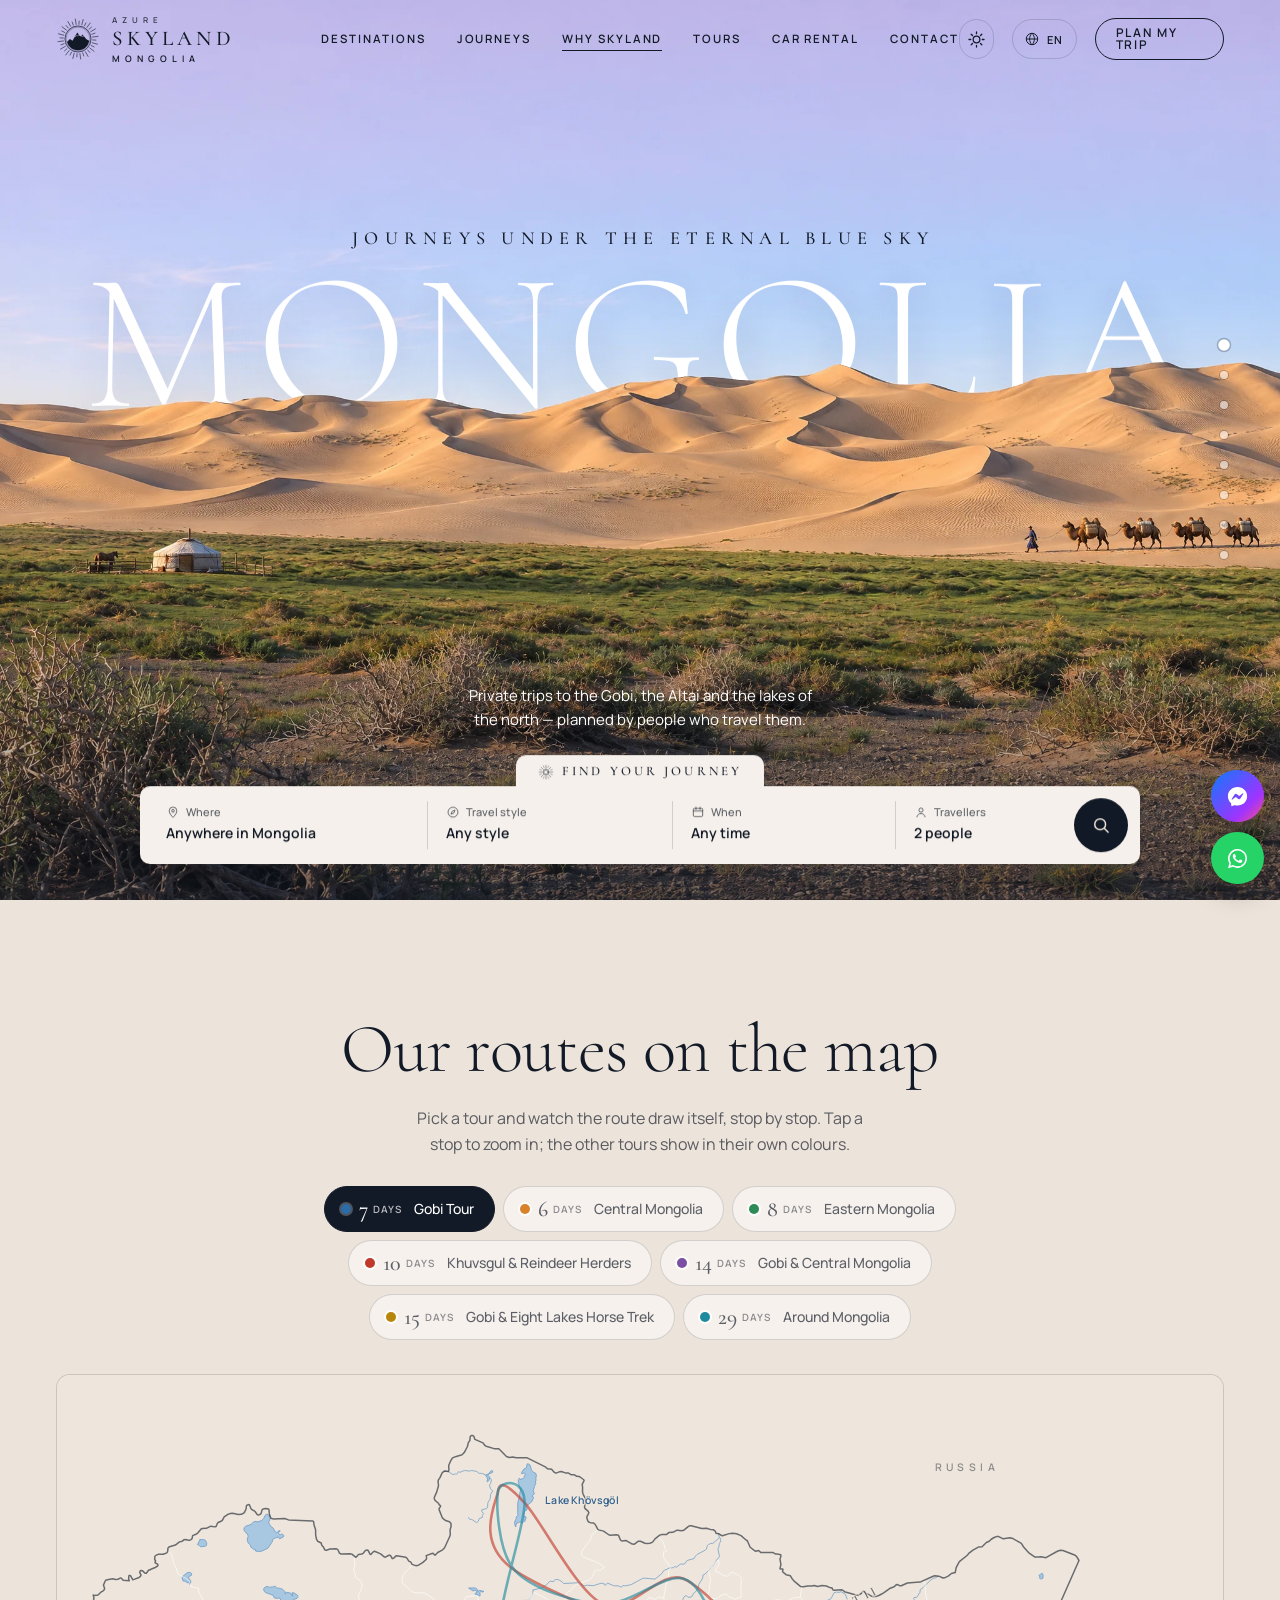
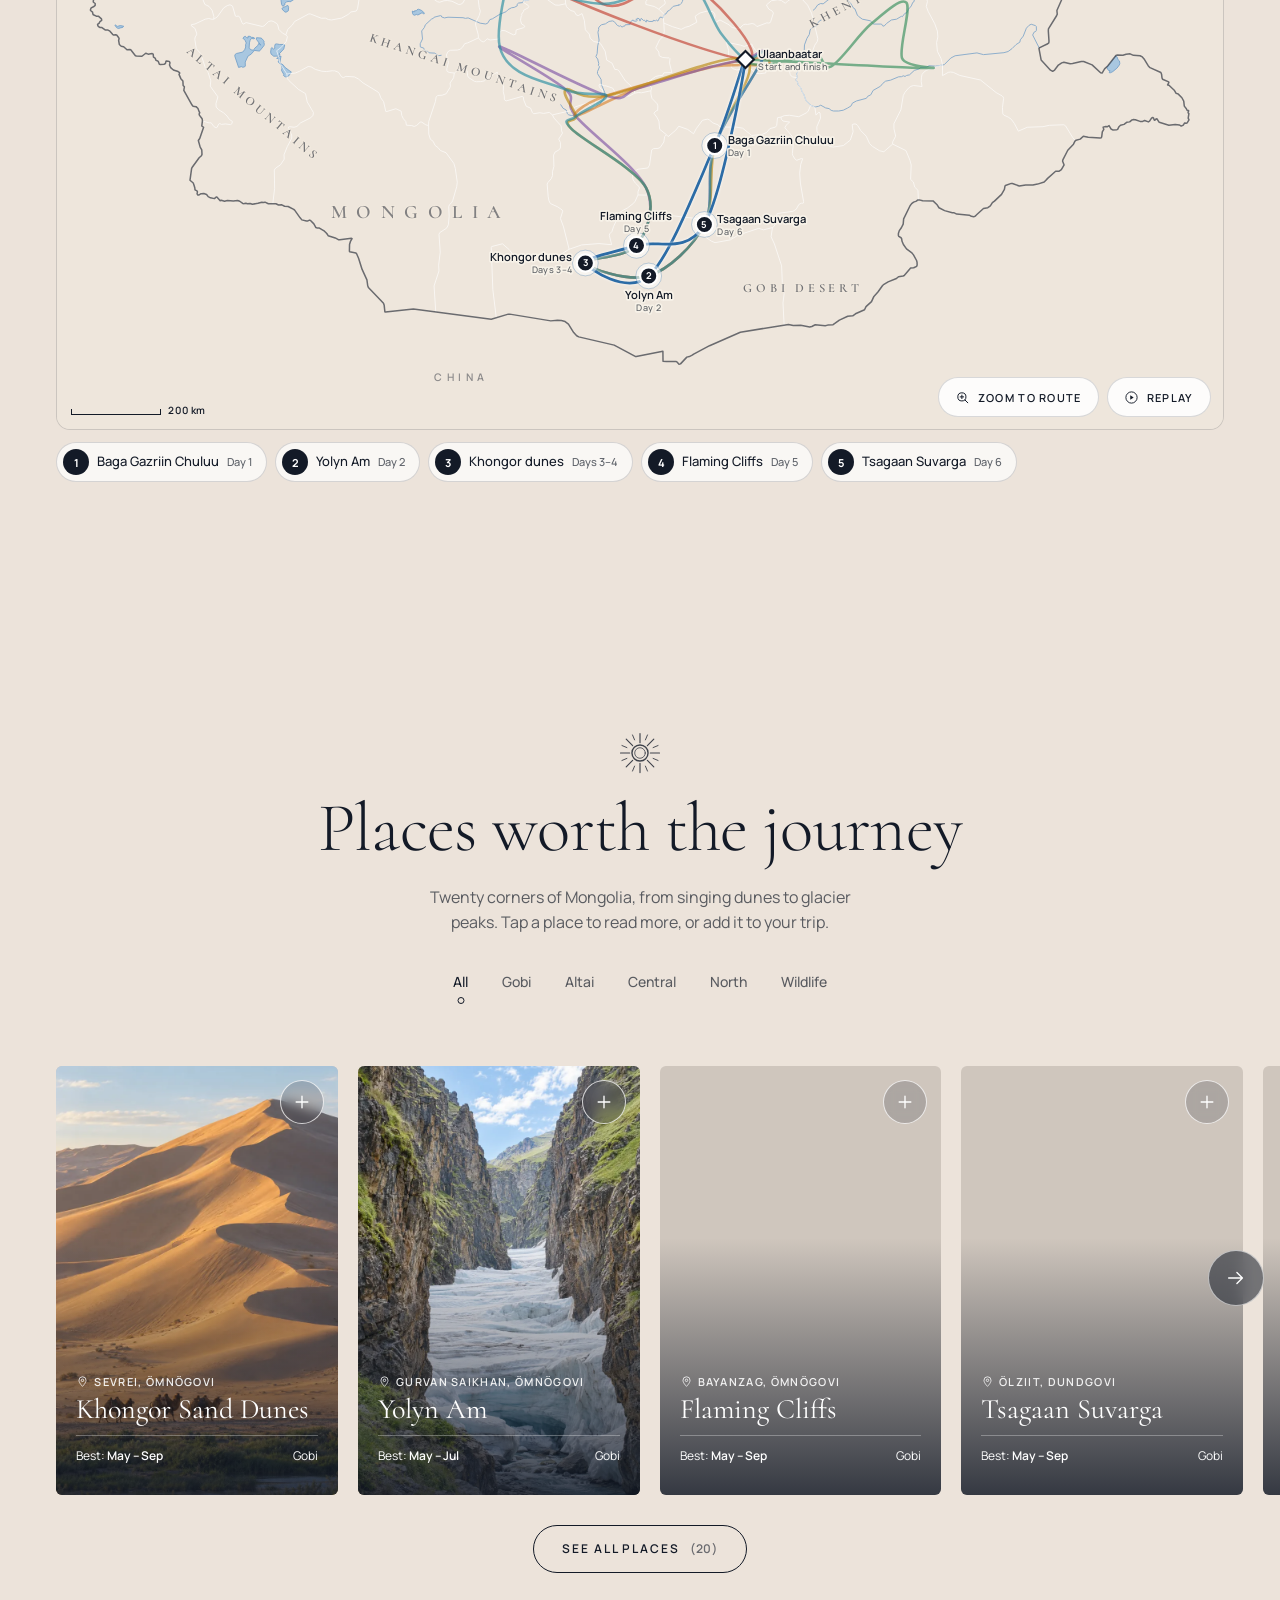
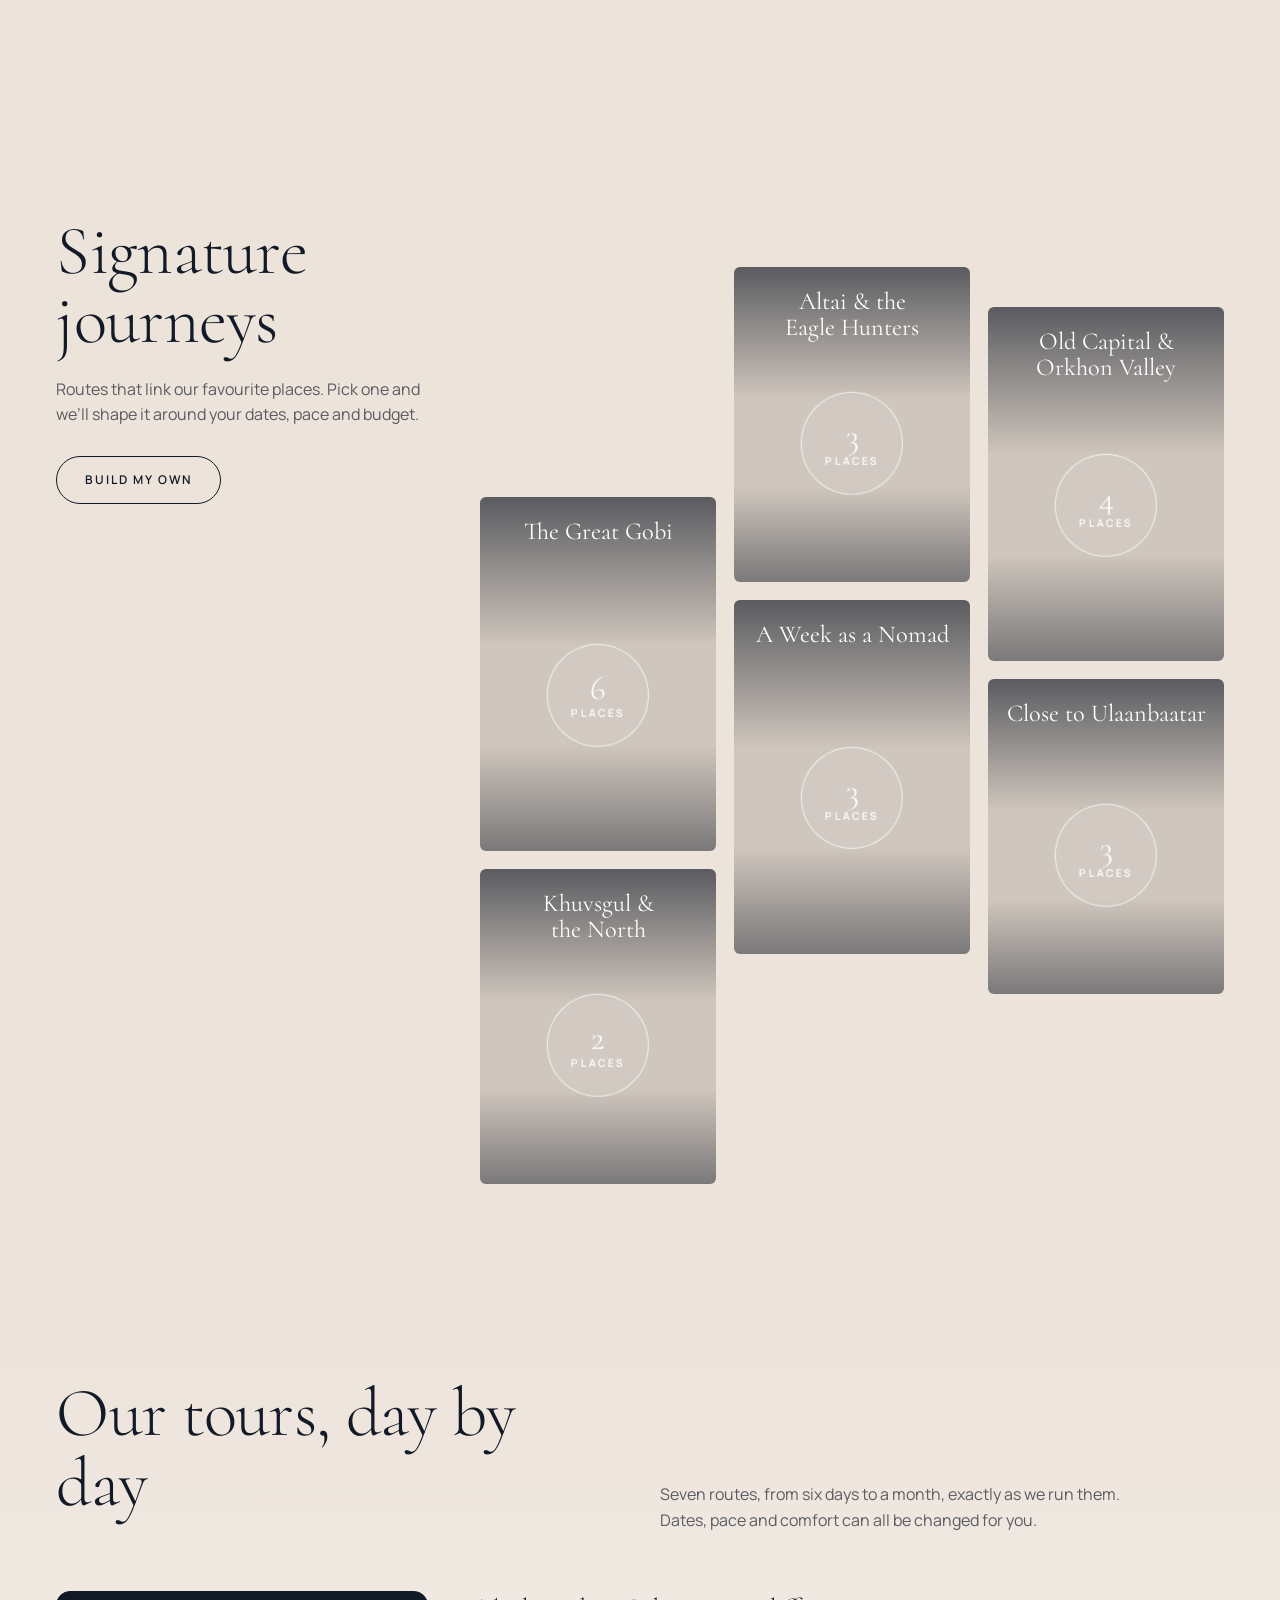
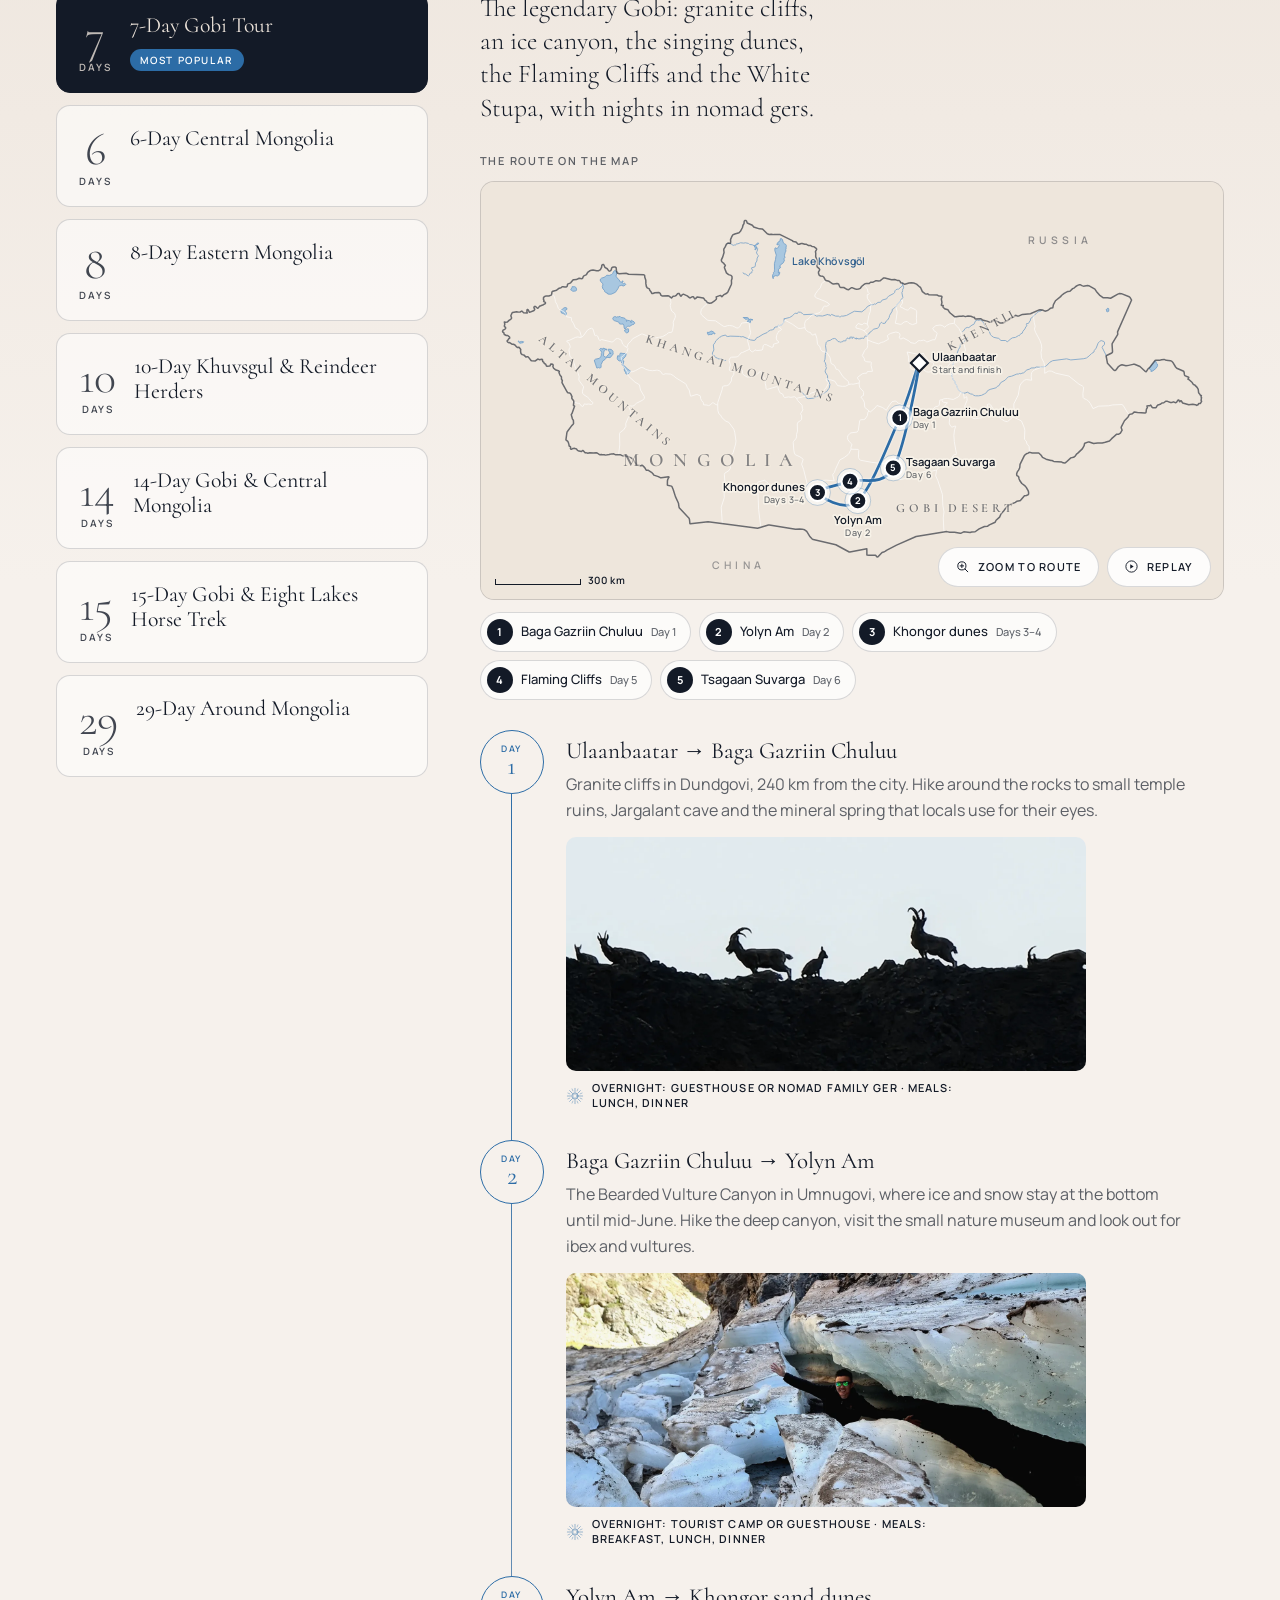
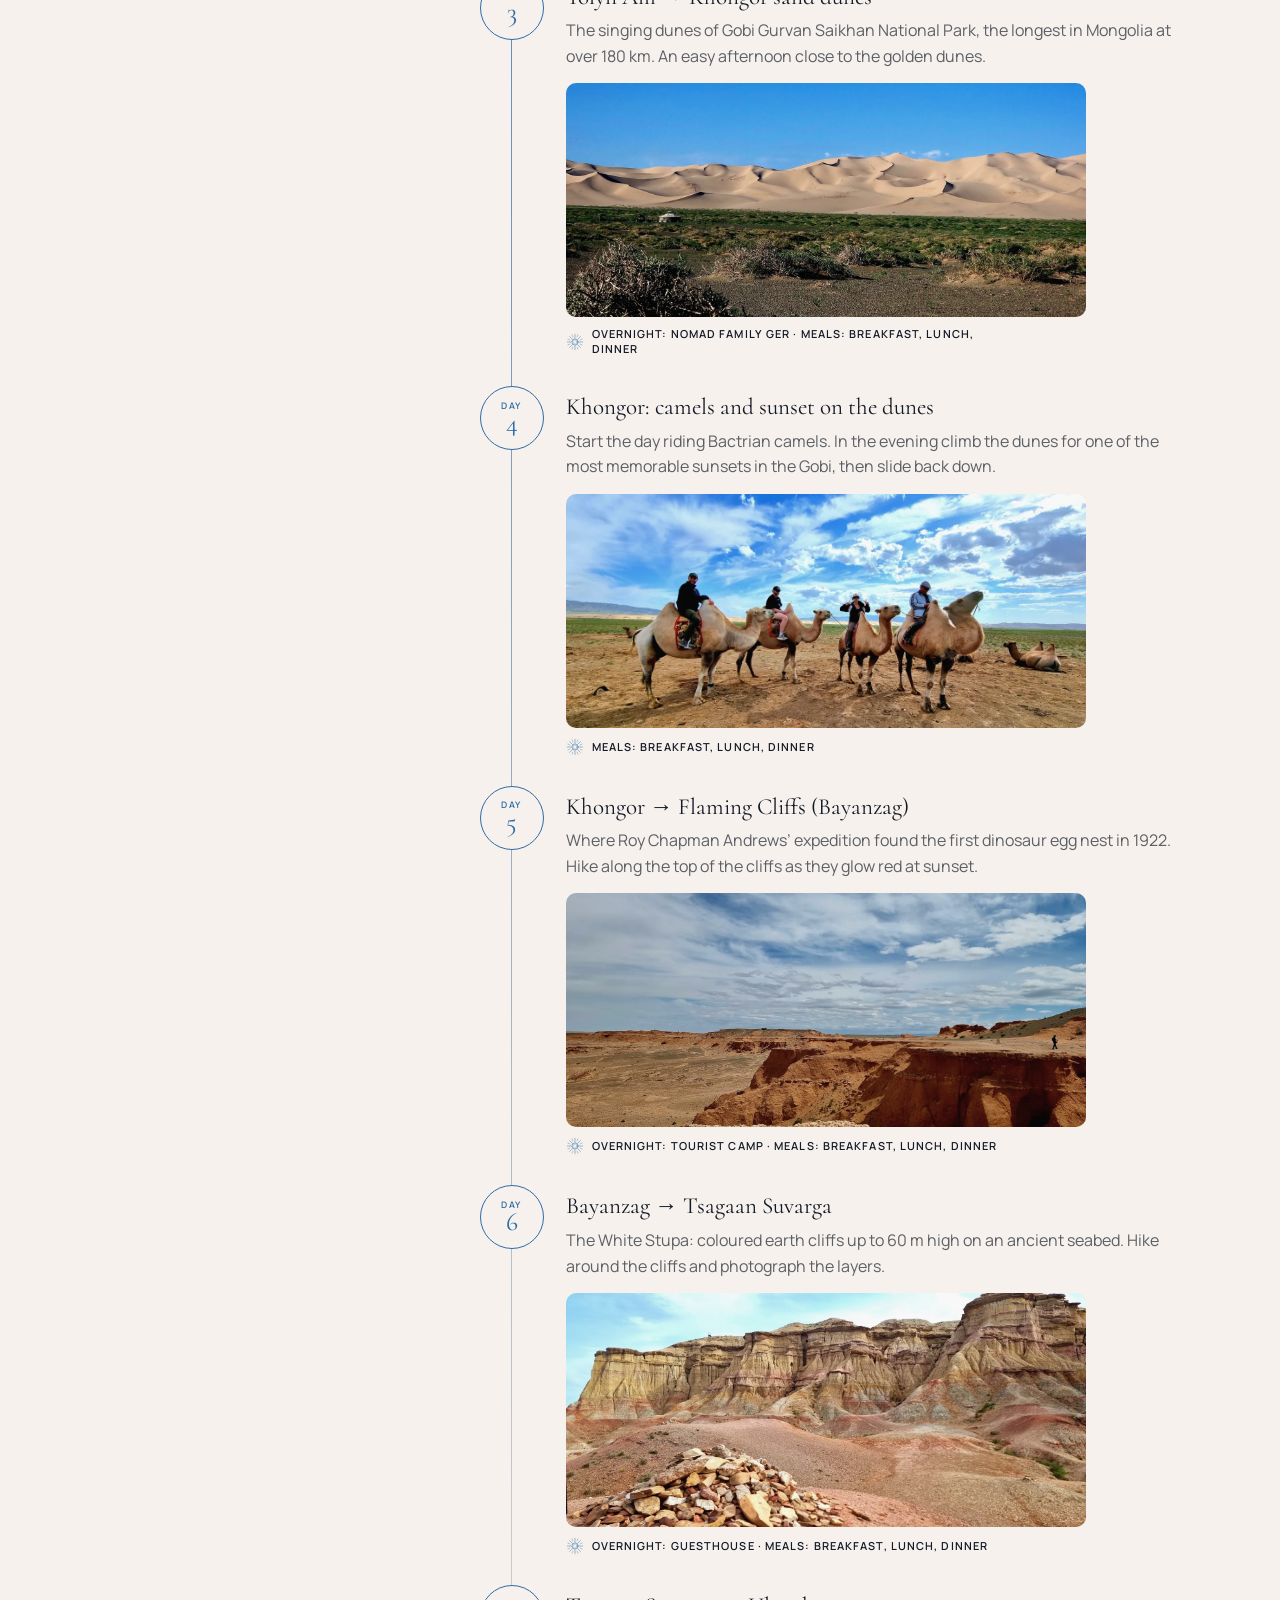
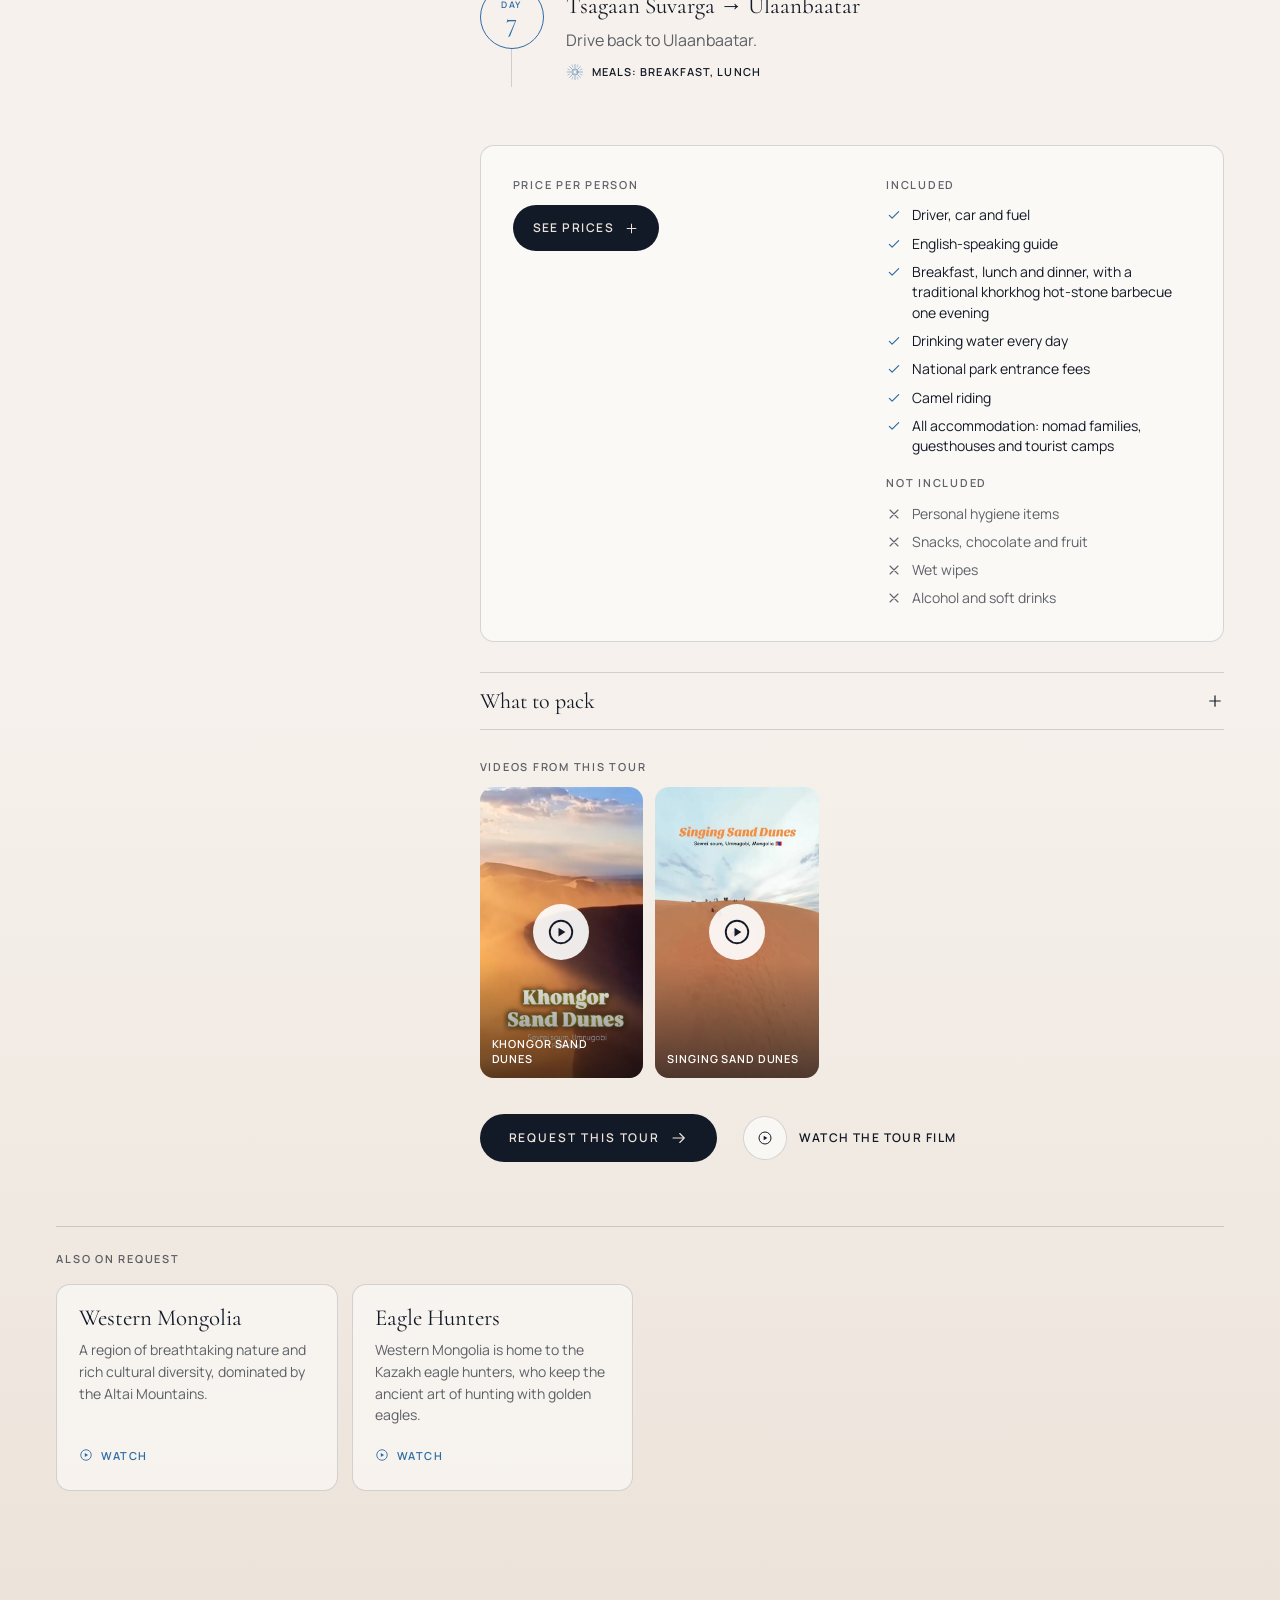
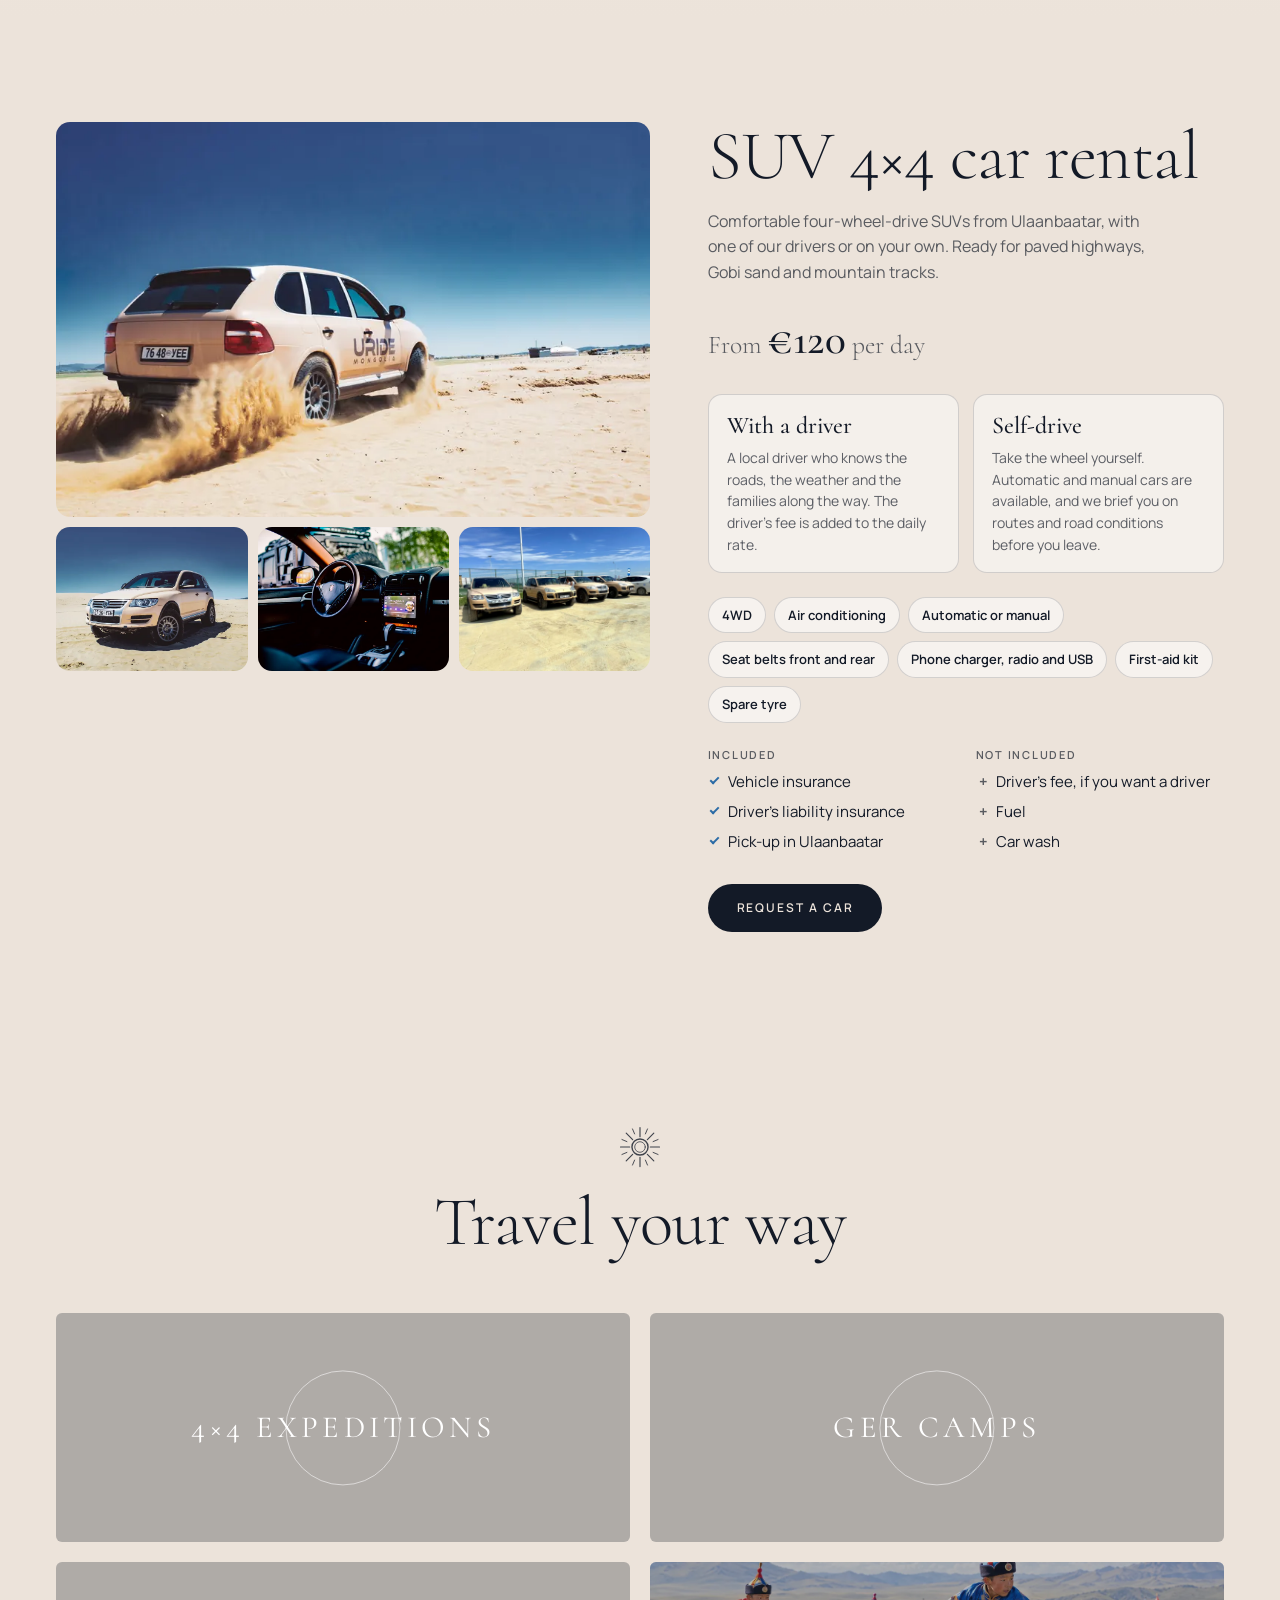
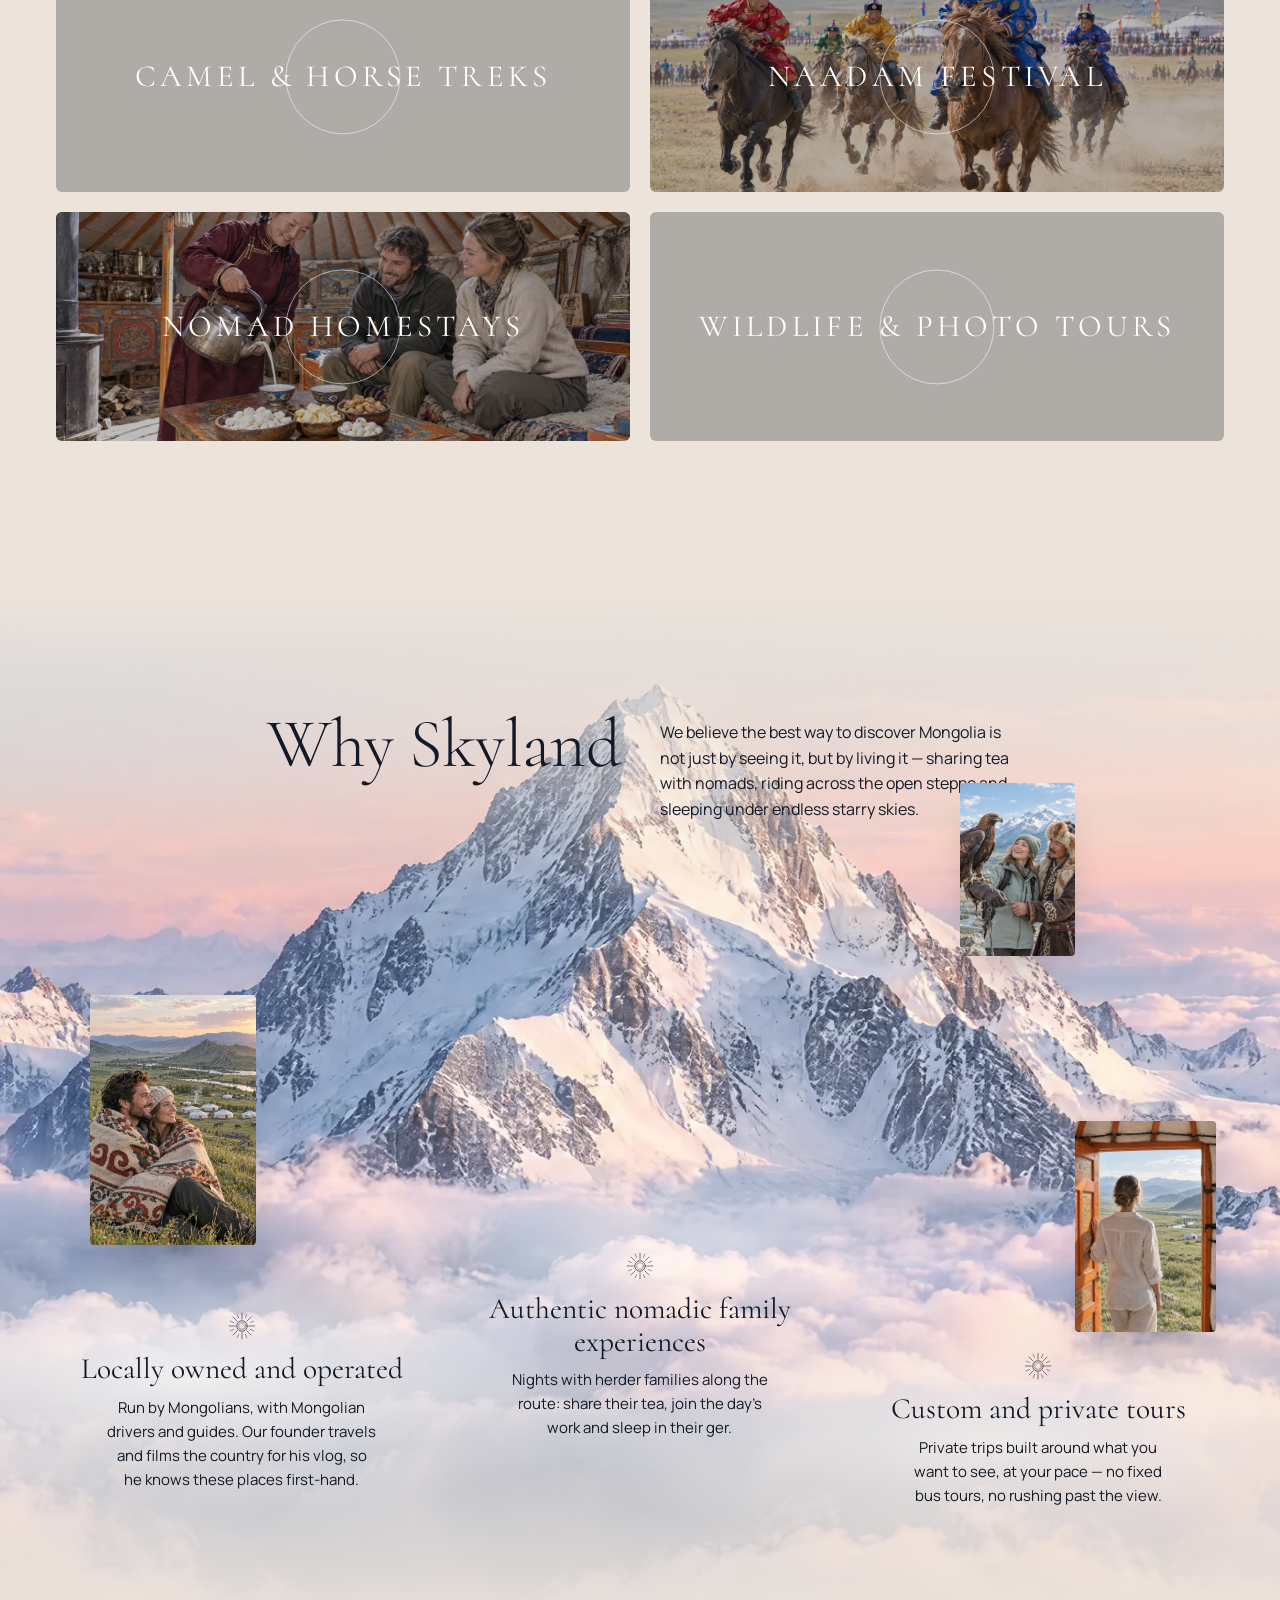
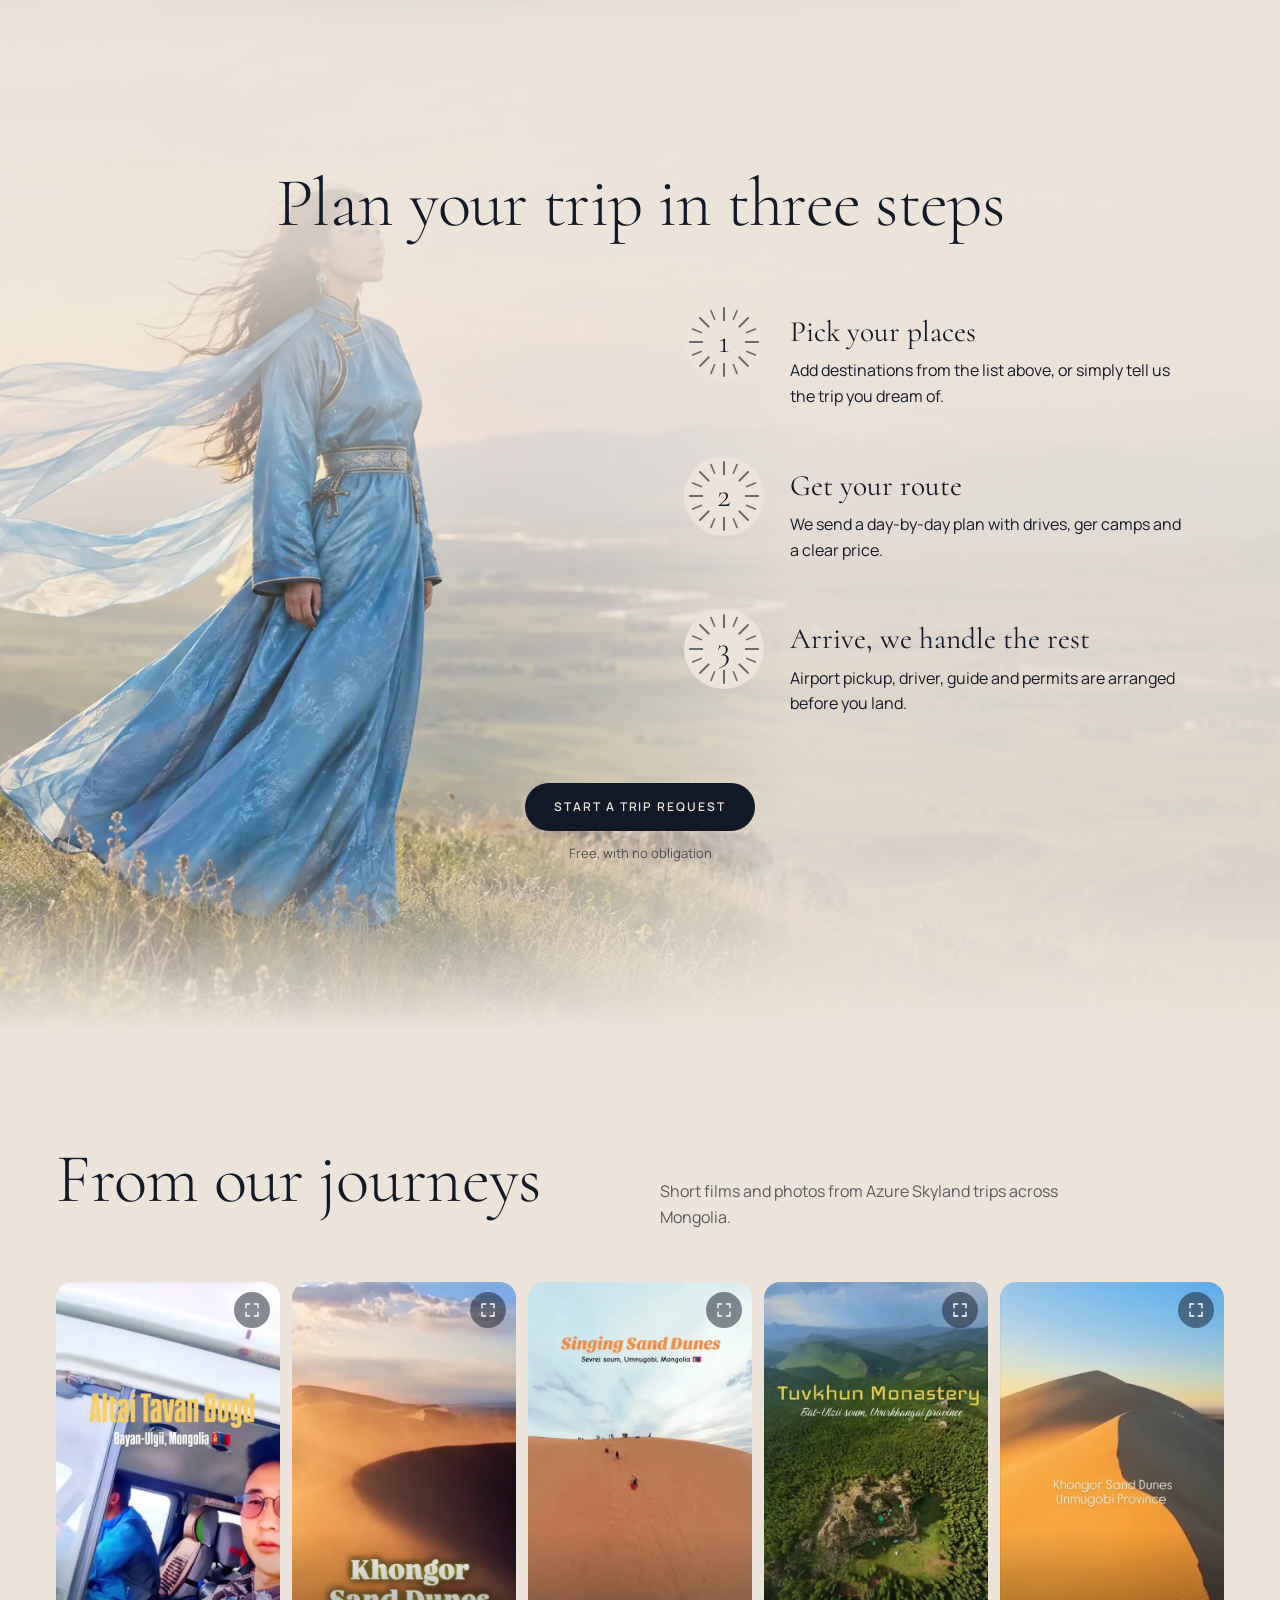
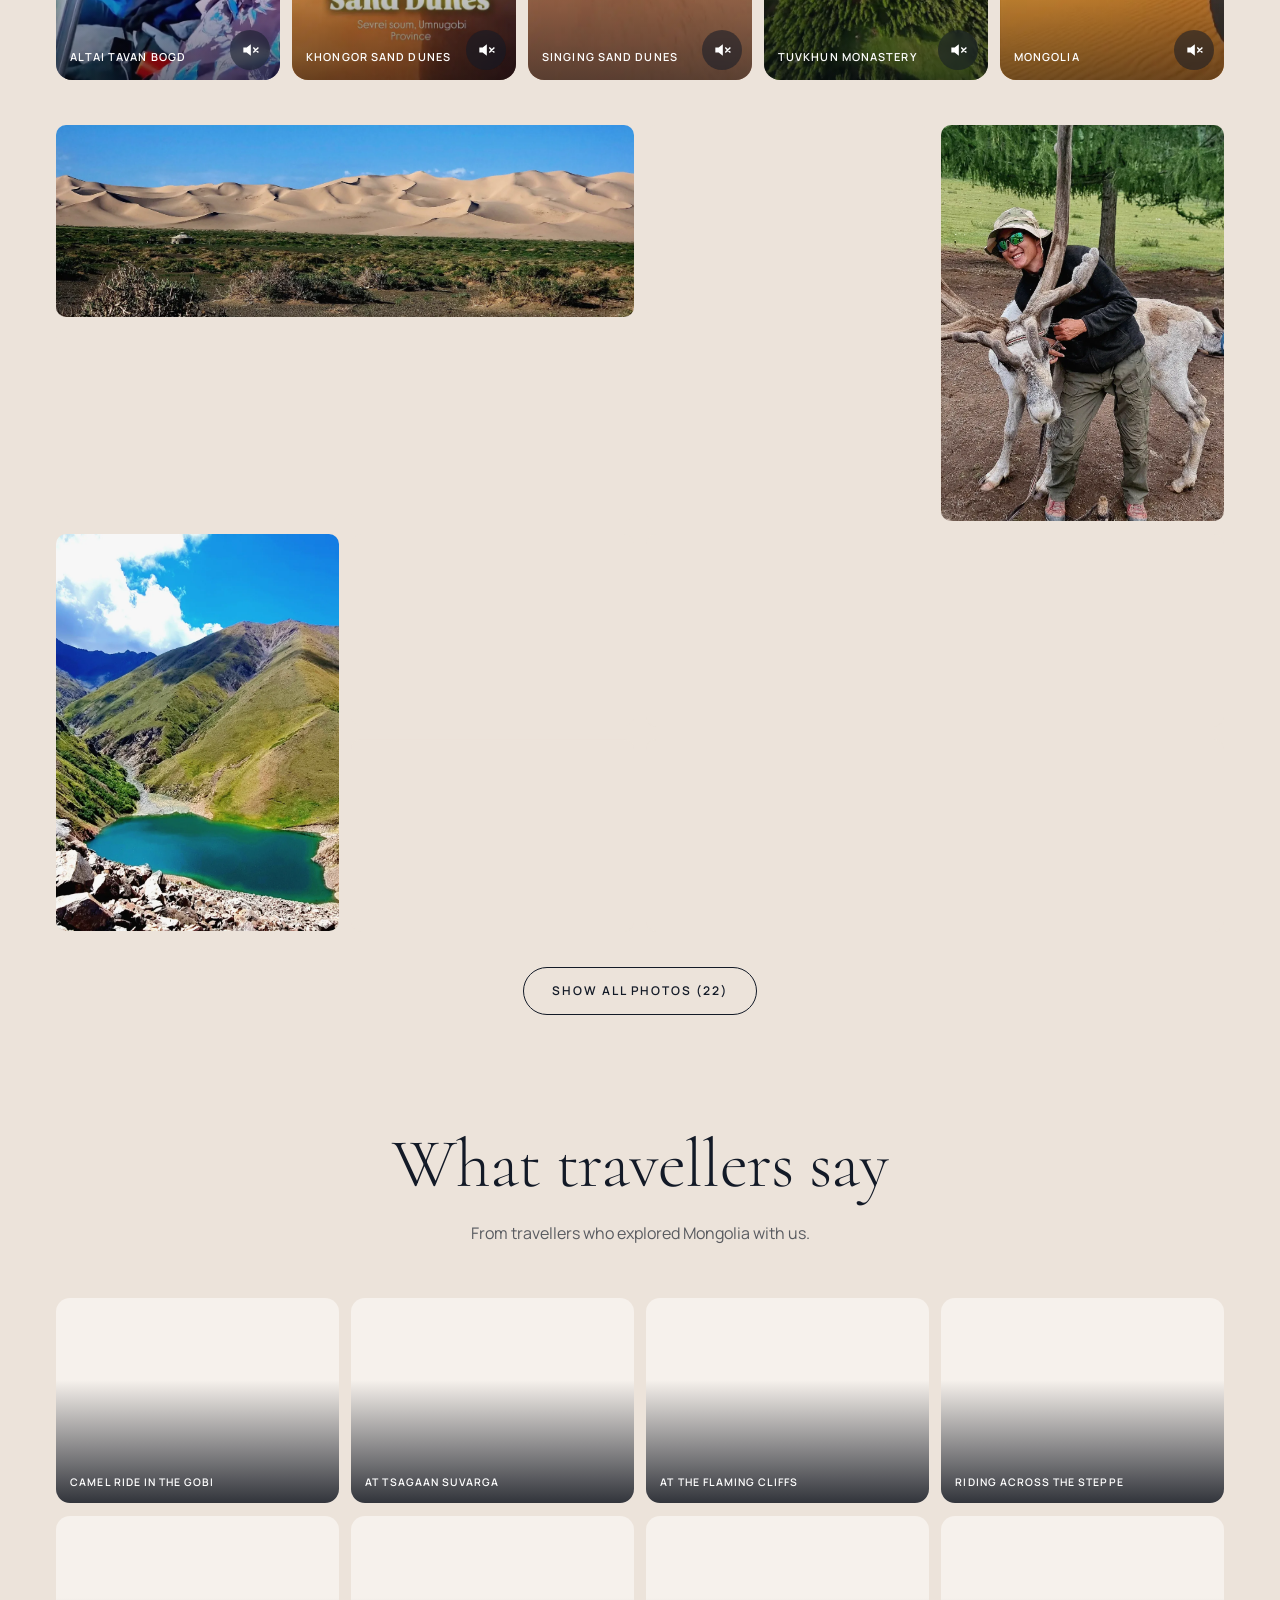
<file: index.html>
<!doctype html>
<html lang="en">
<head>
<meta charset="utf-8">
<meta name="viewport" content="width=device-width, initial-scale=1, viewport-fit=cover">
<title>Azure Skyland Mongolia</title>
<meta name="description" content="Private journeys across Mongolia — the Gobi, the Altai, Lake Khuvsgul and the open steppe, planned by travellers who know them.">
<meta property="og:title" content="Azure Skyland Mongolia — journeys under the eternal blue sky">
<meta property="og:description" content="Private trips to the Gobi, the Altai and the lakes of the north.">
<meta property="og:type" content="website">
<meta property="og:site_name" content="Azure Skyland Mongolia">
<meta property="og:url" content="https://skylandmongolia.com/">
<meta property="og:image" content="https://skylandmongolia.com/img/og.jpg">
<meta property="og:image:width" content="1200">
<meta property="og:image:height" content="630">
<meta name="twitter:card" content="summary_large_image">
<link rel="canonical" href="https://skylandmongolia.com/">
<link rel="alternate" hreflang="en" href="https://skylandmongolia.com/?lang=en">
<link rel="alternate" hreflang="mn" href="https://skylandmongolia.com/?lang=mn">
<link rel="alternate" hreflang="ru" href="https://skylandmongolia.com/?lang=ru">
<link rel="alternate" hreflang="zh-Hans" href="https://skylandmongolia.com/?lang=zh">
<link rel="alternate" hreflang="ko" href="https://skylandmongolia.com/?lang=ko">
<link rel="alternate" hreflang="ja" href="https://skylandmongolia.com/?lang=ja">
<link rel="alternate" hreflang="de" href="https://skylandmongolia.com/?lang=de">
<link rel="alternate" hreflang="es" href="https://skylandmongolia.com/?lang=es">
<link rel="alternate" hreflang="x-default" href="https://skylandmongolia.com/">
<script type="application/ld+json">{"@context": "https://schema.org", "@type": "TravelAgency", "name": "Azure Skyland Mongolia", "url": "https://skylandmongolia.com/", "logo": "https://skylandmongolia.com/assets/mark.svg", "image": "https://skylandmongolia.com/img/og.jpg", "description": "Private tours across Mongolia: the Gobi, Central Mongolia, Lake Khuvsgul and the reindeer herders, Eastern Mongolia and the Altai, plus SUV 4×4 car rental from Ulaanbaatar.", "email": "skylandmongolia@gmail.com", "address": {"@type": "PostalAddress", "addressLocality": "Ulaanbaatar", "addressCountry": "MN"}, "areaServed": {"@type": "Country", "name": "Mongolia"}, "availableLanguage": ["English", "Mongolian", "Russian", "Chinese", "Korean", "Japanese", "German", "Spanish"], "priceRange": "$$", "sameAs": ["https://www.instagram.com/skyland.mongolia", "https://www.facebook.com/mongoliantraveltuvshin", "https://www.youtube.com/@enhtuvshin7355"]}</script>
<meta name="theme-color" content="#ECE3DA" id="themeColor">
<script>/* theme before first paint: saved choice, else the device setting */(function(){var t=null;try{t=localStorage.getItem("sky-theme")}catch(e){}if(t!=="light"&&t!=="dark")t=(window.matchMedia&&matchMedia("(prefers-color-scheme: dark)").matches)?"dark":"light";document.documentElement.setAttribute("data-theme",t);var m=document.getElementById("themeColor");if(m)m.content=t==="dark"?"#0F141D":"#ECE3DA"})();</script>
<link rel="icon" href="assets/favicon.svg" type="image/svg+xml">
<link rel="preload" as="image" href="img/hero.webp" imagesrcset="img/hero-1600.webp 1600w, img/hero.webp 2560w" imagesizes="(max-aspect-ratio: 16/9) 180vh, 100vw">
<style>html{background:#ECE3DA}html.js:not(.loaded) body{overflow:hidden}</style>
<link rel="stylesheet" href="fonts.css?v=20261114f">
<link rel="stylesheet" href="styles.css?v=20261114f">
<script>document.documentElement.classList.add('js');setTimeout(function(){document.documentElement.classList.add('loaded')},12000);try{if(matchMedia('(prefers-reduced-motion: reduce)').matches)document.documentElement.classList.add('rm')}catch(e){}</script>
</head>
<body>
<svg width="0" height="0" style="position:absolute" aria-hidden="true">
  <defs>
    <symbol id="i-toono" viewBox="0 0 40 40"><g fill="none" stroke="currentColor" stroke-linecap="round"><circle cx="20" cy="20" r="7" stroke-width="1.2"/><circle cx="20" cy="20" r="4.6" stroke-width=".7"/><g stroke-width="1"><path d="M20 3v8M20 29v8M3 20h8M29 20h8M8 8l5.6 5.6M26.4 26.4L32 32M32 8l-5.6 5.6M13.6 26.4L8 32"/><path d="M13.5 4.3l1.8 4.3M26.5 4.3l-1.8 4.3M35.7 13.5l-4.3 1.8M35.7 26.5l-4.3-1.8M26.5 35.7l-1.8-4.3M13.5 35.7l1.8-4.3M4.3 26.5l4.3-1.8M4.3 13.5l4.3 1.8" stroke-width=".8"/></g></g></symbol>
    <symbol id="i-pin" viewBox="0 0 24 24"><path fill="none" stroke="currentColor" stroke-width="1.6" d="M12 21s-6.5-6.2-6.5-11.2a6.5 6.5 0 0 1 13 0C18.5 14.8 12 21 12 21z"/><circle cx="12" cy="9.8" r="2.3" fill="none" stroke="currentColor" stroke-width="1.6"/></symbol>
    <symbol id="i-plus" viewBox="0 0 24 24"><path d="M12 5v14M5 12h14" stroke="currentColor" stroke-width="1.6" stroke-linecap="round" fill="none"/></symbol>
    <symbol id="i-check" viewBox="0 0 24 24"><path d="M5 12.5l4.2 4.2L19 7" stroke="currentColor" stroke-width="1.8" stroke-linecap="round" stroke-linejoin="round" fill="none"/></symbol>
    <symbol id="i-arrow" viewBox="0 0 24 24"><path d="M4 12h15M13 6l6 6-6 6" stroke="currentColor" stroke-width="1.5" stroke-linecap="round" stroke-linejoin="round" fill="none"/></symbol>
    <symbol id="i-close" viewBox="0 0 24 24"><path d="M6 6l12 12M18 6L6 18" stroke="currentColor" stroke-width="1.6" stroke-linecap="round" fill="none"/></symbol>
    <symbol id="i-search" viewBox="0 0 24 24"><circle cx="11" cy="11" r="6.5" stroke="currentColor" stroke-width="1.8" fill="none"/><path d="M16 16l4.5 4.5" stroke="currentColor" stroke-width="1.8" stroke-linecap="round"/></symbol>
    <symbol id="i-calendar" viewBox="0 0 24 24"><rect x="4" y="5.5" width="16" height="14" rx="2" fill="none" stroke="currentColor" stroke-width="1.5"/><path d="M4 10h16M8.5 3.5v4M15.5 3.5v4" stroke="currentColor" stroke-width="1.5" stroke-linecap="round"/></symbol>
    <symbol id="i-user" viewBox="0 0 24 24"><circle cx="12" cy="8.5" r="3.6" fill="none" stroke="currentColor" stroke-width="1.5"/><path d="M5 20c.8-3.7 3.6-5.6 7-5.6s6.2 1.9 7 5.6" fill="none" stroke="currentColor" stroke-width="1.5" stroke-linecap="round"/></symbol>
    <symbol id="i-compass" viewBox="0 0 24 24"><circle cx="12" cy="12" r="8.5" fill="none" stroke="currentColor" stroke-width="1.5"/><path d="M15.5 8.5l-2 5-5 2 2-5z" fill="none" stroke="currentColor" stroke-width="1.5" stroke-linejoin="round"/></symbol>
    <symbol id="i-ig" viewBox="0 0 24 24"><rect x="3.5" y="3.5" width="17" height="17" rx="5" fill="none" stroke="currentColor" stroke-width="1.6"/><circle cx="12" cy="12" r="4" fill="none" stroke="currentColor" stroke-width="1.6"/><circle cx="17.3" cy="6.7" r="1.1" fill="currentColor"/></symbol>
    <symbol id="i-fb" viewBox="0 0 24 24"><path d="M13.5 21v-7.5h2.6l.4-3h-3V8.6c0-.9.3-1.5 1.5-1.5h1.6V4.4c-.3 0-1.2-.1-2.3-.1-2.3 0-3.8 1.4-3.8 3.9v2.3H8v3h2.5V21z" fill="currentColor"/></symbol>
    <symbol id="i-yt" viewBox="0 0 24 24"><rect x="2.5" y="5.5" width="19" height="13" rx="4" fill="none" stroke="currentColor" stroke-width="1.6"/><path d="M10.2 9.3v5.4l4.6-2.7z" fill="currentColor"/></symbol>
    <symbol id="i-wa" viewBox="0 0 24 24"><path d="M4.2 19.8l1.1-3.9A8.4 8.4 0 1 1 8.4 19l-4.2.8z" fill="none" stroke="currentColor" stroke-width="1.5" stroke-linejoin="round"/><path d="M9.2 8.3c.2-.5.6-.5.9-.5h.4c.2 0 .4.1.5.4l.6 1.4c.1.2 0 .5-.1.6l-.5.6c-.1.1-.1.3 0 .5.6 1 1.4 1.8 2.4 2.3.2.1.4.1.5 0l.6-.7c.2-.2.4-.2.6-.1l1.4.7c.2.1.3.3.3.5 0 .6-.3 1.3-1 1.6-.7.3-1.6.3-3-.4a9 9 0 0 1-3.7-3.6c-.6-1.1-.6-2.3-.3-3.3z" fill="currentColor"/></symbol>
    <symbol id="i-phone" viewBox="0 0 24 24"><path d="M6.6 3.5h3l1.5 4-2 1.3a11 11 0 0 0 6.1 6.1l1.3-2 4 1.5v3a2 2 0 0 1-2.2 2A16.5 16.5 0 0 1 4.6 5.7a2 2 0 0 1 2-2.2z" fill="none" stroke="currentColor" stroke-width="1.5" stroke-linejoin="round"/></symbol>
    <symbol id="i-mail" viewBox="0 0 24 24"><rect x="3.5" y="5.5" width="17" height="13" rx="2" fill="none" stroke="currentColor" stroke-width="1.5"/><path d="M4 7l8 6 8-6" fill="none" stroke="currentColor" stroke-width="1.5"/></symbol>
    <symbol id="i-zin" viewBox="0 0 24 24"><circle cx="11" cy="11" r="6.5" stroke="currentColor" stroke-width="1.6" fill="none"/><path d="M16 16l4.5 4.5M8.2 11h5.6M11 8.2v5.6" stroke="currentColor" stroke-width="1.6" stroke-linecap="round" fill="none"/></symbol>
    <symbol id="i-zout" viewBox="0 0 24 24"><circle cx="11" cy="11" r="6.5" stroke="currentColor" stroke-width="1.6" fill="none"/><path d="M16 16l4.5 4.5M8.2 11h5.6" stroke="currentColor" stroke-width="1.6" stroke-linecap="round" fill="none"/></symbol>
    <symbol id="i-play" viewBox="0 0 24 24"><circle cx="12" cy="12" r="9" fill="none" stroke="currentColor" stroke-width="1.5"/><path d="M10 8.5l5.5 3.5-5.5 3.5z" fill="currentColor"/></symbol>
  </defs>
</svg>

<div class="loader" id="loader" aria-hidden="true">
  <div class="loader-curtain"></div>
  <div class="loader-in">
    <span class="loader-mark" data-mark></span>
    <span class="loader-pre">AZURE</span>
    <span class="loader-word">SKYLAND</span>
    <span class="loader-sub">MONGOLIA</span>
    <span class="loader-bar"><i></i></span>
  </div>
</div>

<a class="skip" href="#journey-map">Skip to content</a>

<!-- ============ HEADER ============ -->
<header class="hdr" id="hdr">
  <a class="brand" href="#top" aria-label="Azure Skyland Mongolia — home">
    <span class="brand-mark" data-mark></span>
    <span class="brand-word"><em>AZURE</em><b>SKYLAND</b><i>MONGOLIA</i></span>
  </a>
  <nav class="nav" aria-label="Main">
    <a href="#destinations" data-i18n="nav.dest">Destinations</a>
    <a href="#journeys" data-i18n="nav.journeys">Journeys</a>
    <a href="#why" data-i18n="nav.why">Why Skyland</a>
    <a href="#tours" data-i18n="nav.tours">Tours</a>
    <a href="#cars" data-i18n="nav.cars">Car rental</a>
    <a href="#plan" data-i18n="nav.contact">Contact</a>
  </nav>
  <div class="hdr-right">
    <button class="theme-btn" type="button" id="themeBtn" data-i18n-aria="theme.toggle" aria-label="Light or dark"><svg class="ic-sun" viewBox="0 0 24 24" aria-hidden="true"><circle cx="12" cy="12" r="4.2" fill="none" stroke="currentColor" stroke-width="1.6"/><path d="M12 2.5v2.2M12 19.3v2.2M2.5 12h2.2M19.3 12h2.2M5.3 5.3l1.6 1.6M17.1 17.1l1.6 1.6M5.3 18.7l1.6-1.6M17.1 6.9l1.6-1.6" stroke="currentColor" stroke-width="1.6" stroke-linecap="round"/></svg><svg class="ic-moon" viewBox="0 0 24 24" aria-hidden="true"><path d="M20 14.5A8.5 8.5 0 0 1 9.5 4a8.5 8.5 0 1 0 10.5 10.5z" fill="none" stroke="currentColor" stroke-width="1.6" stroke-linejoin="round"/></svg></button>
    <div class="lang" id="lang"><button class="lang-btn" type="button" id="langBtn" aria-haspopup="true" aria-expanded="false" aria-controls="langList"><span class="sr" data-i18n="lang">Language</span><svg class="lang-globe" viewBox="0 0 24 24" aria-hidden="true"><circle cx="12" cy="12" r="8.6" fill="none" stroke="currentColor" stroke-width="1.5"/><path d="M3.6 12h16.8M12 3.4c2.4 2.4 3.6 5.3 3.6 8.6s-1.2 6.2-3.6 8.6c-2.4-2.4-3.6-5.3-3.6-8.6S9.6 5.8 12 3.4z" fill="none" stroke="currentColor" stroke-width="1.5"/></svg><span id="langCur">EN</span></button><div class="lang-list" id="langList" role="group" aria-label="Language" hidden></div></div>
    <a class="btn btn-ghost hdr-cta" href="#plan"><span data-i18n="cta.plan">Plan my trip</span><span class="trip-badge" data-trip-count hidden>0</span></a>
    <button class="burger" type="button" aria-expanded="false" aria-controls="mnav"><span></span><span></span><b class="sr" data-i18n="menu">Menu</b></button>
  </div>
</header>
<div class="mnav" id="mnav" hidden>
  <nav aria-label="Mobile">
    <a href="#destinations" data-i18n="nav.dest">Destinations</a>
    <a href="#journeys" data-i18n="nav.journeys">Journeys</a>
    <a href="#why" data-i18n="nav.why">Why Skyland</a>
    <a href="#tours" data-i18n="nav.tours">Tours</a>
    <a href="#cars" data-i18n="nav.cars">Car rental</a>
    <a href="#about" data-i18n="nav.about">About us</a>
    <a href="#plan" data-i18n="nav.contact">Contact</a>
  </nav>
  <div class="mnav-langs" id="mLangs" role="group" aria-label="Language"></div>
  <div class="mnav-foot">
    <a href="https://www.instagram.com/skyland.mongolia" target="_blank" rel="noopener">Instagram</a>
    <a href="https://www.facebook.com/share/1cWDRS8x6k/" target="_blank" rel="noopener">Facebook</a>
  </div>
</div>

<main>
<!-- ============ HERO ============ -->
<section class="hero" id="top">
  <div class="hero-stage">
    <img class="hero-bg" src="img/hero.webp" srcset="img/hero-1600.webp 1600w, img/hero.webp 2560w" sizes="(max-aspect-ratio: 16/9) 180vh, 100vw" alt="Khongor sand dunes in the Gobi with a camel caravan and a white ger on the steppe" fetchpriority="high">
    <h1 class="hero-title">
      <span class="hero-kicker" data-i18n="hero.kicker">Journeys under the eternal blue sky</span>
      <span class="hero-word" data-i18n="hero.word" data-split>MONGOLIA</span>
    </h1>
    <img class="hero-fg on" src="img/hero-fg.webp" srcset="img/hero-fg-1600.webp 1600w, img/hero-fg.webp 2560w" sizes="(max-aspect-ratio: 16/9) 180vh, 100vw" alt="" aria-hidden="true">
  </div>
  <div class="hero-dots" id="heroDots" role="group" data-i18n-aria="hero.slides" aria-label="Photos"></div>
  <div class="hero-bottom">
    <p class="hero-sub" data-i18n="hero.sub">Private trips to the Gobi, the Altai and the lakes of the north — planned by people who travel them.</p>
    <form class="finder" id="finder" autocomplete="off">
      <span class="finder-tab"><svg class="orn"><use href="#i-toono"/></svg><span data-i18n="find">Find your journey</span></span>
      <label class="ff">
        <span class="ff-l"><svg><use href="#i-pin"/></svg><span data-i18n="f.where">Where</span></span>
        <select name="region" id="f-region"></select>
      </label>
      <label class="ff">
        <span class="ff-l"><svg><use href="#i-compass"/></svg><span data-i18n="f.style">Travel style</span></span>
        <select name="tstyle" id="f-style"></select>
      </label>
      <label class="ff">
        <span class="ff-l"><svg><use href="#i-calendar"/></svg><span data-i18n="f.when">When</span></span>
        <select name="month" id="f-month"></select>
      </label>
      <label class="ff ff-num">
        <span class="ff-l"><svg><use href="#i-user"/></svg><span data-i18n="f.who">Travellers</span></span>
        <select name="who" id="f-who"></select>
      </label>
      <button class="finder-go" type="submit"><svg><use href="#i-search"/></svg><span class="sr" data-i18n="f.go">Search</span></button>
    </form>
  </div>
</section>

<!-- ============ ROUTE MAP ============ -->
<section class="jmap" id="journey-map" aria-labelledby="jm-h">
  <div class="wrap">
    <div class="jm-head center">
      <h2 id="jm-h" class="h2" data-i18n="jm.title" data-reveal>Our routes on the map</h2>
      <p class="lead" data-i18n="jm.lead" data-reveal>Pick a tour and watch the route draw itself, stop by stop. Tap a stop to zoom in.</p>
      <div class="jm-tabs" role="tablist" aria-labelledby="jm-h"></div>
    </div>
    <div class="jm-box"></div>
  </div>
</section>

<!-- ============ DESTINATIONS ============ -->
<section class="dest" id="destinations" aria-labelledby="dest-h">
  <div class="wrap center">
    <svg class="orn orn-lg" aria-hidden="true"><use href="#i-toono"/></svg>
    <h2 id="dest-h" class="h2" data-i18n="dest.title" data-reveal>Places worth the journey</h2>
    <p class="lead" data-i18n="dest.lead" data-reveal>Twenty corners of Mongolia, from singing dunes to glacier peaks. Tap a place to read more, or add it to your trip.</p>
    <div class="tabs" role="tablist" id="tabs" data-reveal></div>
  </div>
  <div class="track-wrap" id="trackWrap">
    <div class="track" id="track" role="list"></div>
    <button class="track-arrow prev" type="button" aria-label="Previous"><svg><use href="#i-arrow"/></svg></button>
    <button class="track-arrow next" type="button" aria-label="Next"><svg><use href="#i-arrow"/></svg></button>
  </div>
  <div class="wrap center">
    <button class="btn btn-ghost" type="button" id="toggleGrid"><span data-i18n="dest.all">See all places</span> <span class="count" id="placeCount"></span></button>
  </div>
</section>

<!-- ============ JOURNEYS ============ -->
<section class="journeys" id="journeys" aria-labelledby="j-h">
  <div class="wrap jgrid">
    <div class="jintro">
      <h2 id="j-h" class="h2" data-i18n="j.title" data-reveal>Signature journeys</h2>
      <p class="lead" data-i18n="j.lead" data-reveal>Routes that link our favourite places. Pick one and we’ll shape it around your dates, pace and budget.</p>
      <a class="btn btn-ghost" href="#plan" data-i18n="j.custom" data-reveal>Build my own</a>
    </div>
    <div class="masonry" id="masonry"></div>
  </div>
</section>

<!-- ============ TOURS (day by day) ============ -->
<section class="tours" id="tours" aria-labelledby="tr-h">
  <div class="wrap">
    <div class="tours-head">
      <h2 id="tr-h" class="h2" data-i18n="tr.title" data-reveal>Our tours, day by day</h2>
      <p class="lead" data-i18n="tr.lead" data-reveal>Two of our most requested routes, exactly as we run them.</p>
    </div>
    <div class="tours-grid">
      <div class="tour-tabs" role="tablist" id="tourTabs" aria-labelledby="tr-h"></div>
      <div class="tour-panel" id="tourPanel" role="tabpanel"></div>
    </div>
    <div class="tours-more" data-reveal><span data-i18n="tr.more">Also on request</span><ul id="moreTours"></ul></div>
  </div>
</section>

<!-- ============ CAR RENTAL ============ -->
<section class="cars" id="cars" aria-labelledby="car-h">
  <div class="wrap">
    <div class="cars-grid">
      <div class="cars-media" data-reveal>
        <figure class="cm cm-main"><img data-img="car1" src="img/car/cayenne-drift.webp" srcset="img/car/cayenne-drift-800.webp 800w, img/car/cayenne-drift.webp 1600w" sizes="(max-width:900px) 100vw, 55vw" alt="" data-i18n-alt="car.alt1" width="1600" height="1067" loading="lazy" decoding="async"></figure>
        <figure class="cm"><img data-img="car2" src="img/car/touareg-dunes-800.webp" alt="" data-i18n-alt="car.alt2" width="800" height="470" loading="lazy" decoding="async"></figure>
        <figure class="cm"><img data-img="car3" src="img/car/interior-800.webp" alt="" data-i18n-alt="car.alt3" width="800" height="495" loading="lazy" decoding="async"></figure>
        <figure class="cm"><img data-img="car4" src="img/car/fleet-800.webp" alt="" data-i18n-alt="car.alt4" width="800" height="600" loading="lazy" decoding="async"></figure>
      </div>
      <div class="cars-copy">
        <h2 id="car-h" class="h2" data-i18n="car.title" data-reveal>SUV 4×4 car rental</h2>
        <p class="lead" data-i18n="car.lead" data-reveal>Comfortable four-wheel-drive SUVs from Ulaanbaatar, with one of our drivers or on your own.</p>
        <p class="car-price" data-reveal><span data-i18n="car.from">From</span> <b id="carPrice">€120</b><span data-i18n="car.day"> per day</span></p>
        <div class="car-opts" data-reveal>
          <div class="car-opt"><h3 data-i18n="car.o1t">With a driver</h3><p data-i18n="car.o1"></p></div>
          <div class="car-opt"><h3 data-i18n="car.o2t">Self-drive</h3><p data-i18n="car.o2"></p></div>
        </div>
        <ul class="car-feat" data-reveal>
          <li data-i18n="car.f1">4WD</li><li data-i18n="car.f2"></li><li data-i18n="car.f3"></li><li data-i18n="car.f4"></li><li data-i18n="car.f5"></li><li data-i18n="car.f6"></li><li data-i18n="car.f7"></li>
        </ul>
        <div class="car-inc" data-reveal>
          <div><h4 data-i18n="car.inc">Included</h4><ul><li data-i18n="car.i1"></li><li data-i18n="car.i2"></li><li data-i18n="car.i3"></li></ul></div>
          <div><h4 data-i18n="car.exc">Not included</h4><ul><li data-i18n="car.e1"></li><li data-i18n="car.e2"></li><li data-i18n="car.e3"></li></ul></div>
        </div>
        <a class="btn btn-ink" href="#plan" id="carCta" data-reveal><span data-i18n="car.cta">Request a car</span></a>
      </div>
    </div>
  </div>
</section>

<!-- ============ STYLES ============ -->
<section class="styles" id="styles" aria-labelledby="s-h">
  <div class="wrap center">
    <svg class="orn orn-lg" aria-hidden="true"><use href="#i-toono"/></svg>
    <h2 id="s-h" class="h2" data-i18n="s.title" data-reveal>Travel your way</h2>
  </div>
  <div class="wrap tiles" id="tiles"></div>
</section>

<!-- ============ WHY ============ -->
<section class="why" id="why" aria-labelledby="w-h">
  <div class="why-sky">
    <img class="why-bg" data-img="why" src="img/why.webp" alt="Altai peaks rising above a sea of clouds" loading="lazy">
    <div class="why-cloud" aria-hidden="true"></div>
  </div>
  <div class="wrap why-head">
    <h2 id="w-h" class="h2" data-i18n="why.title" data-reveal>Why Skyland</h2>
    <p class="lead" data-i18n="why.lead" data-reveal>We believe the best way to discover Mongolia is not just by seeing it, but by living it — sharing tea with nomads, riding across the open steppe and sleeping under endless starry skies.</p>
  </div>
  <figure class="float f1" data-speed="-0.18"><img data-img="why1" src="img/p1.webp" width="600" height="900" alt="Travellers wrapped in a felt blanket above a ger camp" loading="lazy"></figure>
  <figure class="float f2" data-speed="0.12"><img data-img="why2" src="img/p2.webp" width="600" height="900" alt="A traveller holding a golden eagle with an eagle hunter" loading="lazy"></figure>
  <figure class="float f3" data-speed="-0.08"><img data-img="why3" src="img/p3.webp" width="600" height="900" alt="A traveller at the painted door of a ger" loading="lazy"></figure>
  <div class="wrap why-points">
    <div class="wp wp1" data-reveal><svg class="orn"><use href="#i-toono"/></svg><h3 data-i18n="why.1t">Locally owned and operated</h3><p data-i18n="why.1">Run by Mongolians, with Mongolian drivers and guides. Our founder travels and films the country for his vlog, so he knows these places first-hand.</p></div>
    <div class="wp wp2" data-reveal><svg class="orn"><use href="#i-toono"/></svg><h3 data-i18n="why.2t">Authentic nomadic family experiences</h3><p data-i18n="why.2">Nights with herder families along the route: share their tea, join the day’s work and sleep in their ger.</p></div>
    <div class="wp wp3" data-reveal><svg class="orn"><use href="#i-toono"/></svg><h3 data-i18n="why.3t">Custom and private tours</h3><p data-i18n="why.3">Private trips built around what you want to see, at your pace — no fixed bus tours, no rushing past the view.</p></div>
  </div>
</section>

<!-- ============ STEPS ============ -->
<section class="steps" id="steps" aria-labelledby="st-h">
  <img class="steps-bg" data-img="steps" src="img/steps.webp" alt="A woman in an azure deel on a steppe hilltop, silk scarf in the wind" loading="lazy">
  <div class="wrap steps-in">
    <h2 id="st-h" class="h2 center" data-i18n="steps.title" data-reveal>Plan your trip in three steps</h2>
    <ol class="steplist">
      <li class="step" data-reveal><span class="num"><svg class="orn"><use href="#i-toono"/></svg><b>1</b></span><div><h3 data-i18n="step.1t">Pick your places</h3><p data-i18n="step.1">Add destinations from the list above, or simply tell us the trip you dream of.</p></div></li>
      <li class="step" data-reveal><span class="num"><svg class="orn"><use href="#i-toono"/></svg><b>2</b></span><div><h3 data-i18n="step.2t">Get your route</h3><p data-i18n="step.2">We send a day-by-day plan with drives, ger camps and a clear price.</p></div></li>
      <li class="step" data-reveal><span class="num"><svg class="orn"><use href="#i-toono"/></svg><b>3</b></span><div><h3 data-i18n="step.3t">Arrive, we handle the rest</h3><p data-i18n="step.3">Airport pickup, driver, guide and permits are arranged before you land.</p></div></li>
    </ol>
    <div class="center steps-cta" data-reveal>
      <a class="btn btn-ink" href="#plan" data-i18n="steps.cta">Start a trip request</a>
      <p class="note" data-i18n="steps.note">Free, with no obligation</p>
    </div>
  </div>
</section>

<!-- ============ GALLERY ============ -->
<section class="gallery" id="gallery" aria-labelledby="gl-h">
  <div class="wrap">
    <div class="gl-head">
      <h2 id="gl-h" class="h2" data-i18n="gl.title" data-reveal>From our journeys</h2>
      <p class="lead" data-i18n="gl.lead" data-reveal>Photos from Skyland trips across Mongolia.</p>
    </div>
    <div class="reels" id="reels" data-reveal></div>
    <div class="gl-grid" id="glGrid"></div>
    <div class="center gl-more-wrap"><button class="btn btn-ghost" type="button" id="glMore" aria-expanded="false" aria-controls="glGrid"></button></div>
  </div>
</section>

<!-- ============ REVIEWS ============ -->
<section class="reviews" id="reviews" aria-labelledby="rv-h">
  <div class="wrap">
    <h2 id="rv-h" class="h2 center" data-i18n="rv.title" data-reveal>What travellers say</h2>
    <p class="lead center rv-lead" data-i18n="rv.lead" data-reveal>From travellers who explored Mongolia with us.</p>
    <div class="rv-wall" id="rvWall"></div>
    <div class="rv-list" id="rvList"></div>
    <div class="rv-leave">
      <button class="btn btn-ghost" type="button" id="rvOpen" aria-expanded="false" aria-controls="rvForm"><span data-i18n="rvf.open">Leave a review</span></button>
      <form class="rvf" id="rvForm" hidden novalidate>
        <div class="rvf-row">
          <label><span data-i18n="rvf.name">Your name</span><input name="name" required maxlength="80" autocomplete="name"></label>
          <label><span data-i18n="rvf.country">Country</span><input name="country" maxlength="60" autocomplete="country-name"></label>
        </div>
        <div class="rvf-row">
          <div class="rvf-rate"><span data-i18n="rvf.rating">Your rating</span><div class="rvf-stars" role="group">
            <button type="button" data-v="1" aria-pressed="false" aria-label="1">★</button><button type="button" data-v="2" aria-pressed="false" aria-label="2">★</button><button type="button" data-v="3" aria-pressed="false" aria-label="3">★</button><button type="button" data-v="4" aria-pressed="false" aria-label="4">★</button><button type="button" data-v="5" aria-pressed="false" aria-label="5">★</button>
          </div><input type="hidden" name="rating" value="0"></div>
          <label><span data-i18n="rvf.tourL">Which tour?</span><select name="tour"></select></label>
        </div>
        <label><span data-i18n="rvf.body">Your review</span><textarea name="body" rows="4" required maxlength="2000"></textarea></label>
        <div class="rvf-ph">
          <div class="rvf-av"><span class="rvf-l" data-i18n="rvf.avatar">Your photo (optional)</span>
            <label class="rvf-drop rvf-drop-av"><input type="file" id="rvAv" accept="image/*" class="sr"><img id="rvAvPv" alt="" hidden><span class="rvf-plus"><svg aria-hidden="true"><use href="#i-user"/></svg></span></label>
            <button type="button" class="link rvf-x" id="rvAvX" hidden data-i18n="rvf.remove">Remove</button></div>
          <div class="rvf-trip"><span class="rvf-l"><span data-i18n="rvf.photos">Photos from your trip (up to 6)</span></span>
            <div class="rvf-thumbs" id="rvThumbs"><label class="rvf-drop" id="rvAddPh"><input type="file" id="rvPh" accept="image/*" multiple class="sr"><span class="rvf-plus"><svg aria-hidden="true"><use href="#i-plus"/></svg><small data-i18n="rvf.addph">Add photos</small></span></label></div></div>
        </div>
        <label class="hp" aria-hidden="true">Website<input name="website" tabindex="-1" autocomplete="off"></label>
        <div class="rvf-foot"><button class="btn btn-ink" type="submit"><span data-i18n="rvf.send">Send review</span></button><p class="rvf-msg" id="rvMsg" aria-live="polite"></p></div>
        <p class="rvf-note" data-i18n="rvf.note">Reviews appear on the site after we check them.</p>
      </form>
    </div>
  </div>
</section>

<!-- ============ SOCIAL ============ -->
<section class="social" aria-labelledby="so-h">
  <div class="wrap">
    <div class="social-card">
      <img class="social-bg" data-img="social" src="img/social.webp" alt="Aerial view of a turquoise lake shore and larch forest" loading="lazy">
      <div class="social-in">
        <h2 id="so-h" class="h2" data-i18n="social.title" data-reveal>See it before you go</h2>
        <p data-i18n="social.lead" data-reveal>Follow our journeys on Instagram and Facebook, and ride along on our founder’s vlog.</p>
        <div class="social-links" data-reveal>
          <a class="btn btn-light" href="https://www.instagram.com/skyland.mongolia" target="_blank" rel="noopener"><svg><use href="#i-ig"/></svg>@skyland.mongolia</a>
          <a class="btn btn-line-light" href="https://www.facebook.com/mongoliantraveltuvshin" target="_blank" rel="noopener"><svg><use href="#i-fb"/></svg>Facebook</a>
          <a class="btn btn-line-light" href="https://www.youtube.com/@enhtuvshin7355" target="_blank" rel="noopener"><svg><use href="#i-yt"/></svg>YouTube</a>
          <a class="btn btn-line-light" href="https://www.instagram.com/tuvshin.tmz" target="_blank" rel="noopener"><svg><use href="#i-play"/></svg>Vlog · @tuvshin.tmz</a>
          <a class="btn btn-line-light" href="https://youtube.com/shorts/jyGt0FowfWk" target="_blank" rel="noopener"><svg><use href="#i-yt"/></svg><span data-i18n="social.film">Mongolia film</span></a>
        </div>
      </div>
    </div>
  </div>
</section>

<!-- ============ ABOUT / TEAM ============ -->
<section class="about" id="about" aria-labelledby="ab-h">
  <div class="wrap">
    <div class="ab-head">
      <h2 id="ab-h" class="h2" data-reveal></h2>
      <div class="ab-text" id="abText" data-reveal></div>
    </div>
    <div class="team" id="team"></div>
  </div>
</section>

<!-- ============ PLAN / CONTACT ============ -->
<section class="plan" id="plan" aria-labelledby="pl-h">
  <img class="plan-bg" data-img="plan" src="img/contact.webp" alt="Ger camp beside a calm lake at blue hour" loading="lazy">
  <div class="wrap">
    <div class="plan-card">
      <h2 id="pl-h" class="h2 center" data-i18n="plan.title">Plan your trip</h2>
      <div class="plan-grid">
        <div class="route">
          <div class="route-head"><h3 data-i18n="plan.route">Your route</h3><span class="route-count" id="routeCount"></span><button class="link" type="button" id="clearTrip" data-i18n="plan.clear" hidden>Clear</button></div>
          <div class="map" id="map"></div>
          <p class="route-empty" id="routeEmpty" data-i18n="plan.empty">Add places from the list and watch your route appear on the map.</p>
          <ul class="chips" id="chips"></ul>
        </div>
        <form class="pform" id="pform" novalidate>
          <label class="pf"><span data-i18n="p.name">Your name</span><input name="name" autocomplete="name" required></label>
          <label class="pf"><span data-i18n="p.contact">Email or WhatsApp</span><input name="contact" autocomplete="email" required></label>
          <div class="pf-row">
            <label class="pf"><span data-i18n="p.when">Travel month</span><select name="month" id="p-month"></select></label>
            <label class="pf"><span data-i18n="p.who">Travellers</span><select name="who" id="p-who"></select></label>
          </div>
          <label class="pf"><span data-i18n="p.msg">Anything else we should know?</span><textarea name="msg" rows="3"></textarea></label>
          <input type="hidden" name="tstyle" id="p-style">
          <input type="text" name="_honey" id="p-honey" class="hp" tabindex="-1" autocomplete="off" aria-hidden="true">
          <button class="btn btn-ink btn-wide" type="submit"><svg class="orn"><use href="#i-toono"/></svg><span data-i18n="p.send">Send request</span></button>
          <p class="note legal-note"><span data-i18n="p.legal">By sending, you agree to our</span> <a href="legal.html#privacy" data-i18n="p.legal2">privacy policy</a>.</p>
          <p class="note" id="pnote" data-i18n="p.note" aria-live="polite">We’ll copy your request so you can paste it into our Instagram chat.</p>
          <a class="btn btn-ghost btn-wide" id="dmLink" href="https://ig.me/m/skyland.mongolia" target="_blank" rel="noopener" hidden><svg><use href="#i-ig"/></svg><span data-i18n="p.open">Open Instagram chat</span></a>
          <a class="btn btn-ghost btn-wide" id="mailLink" href="mailto:skylandmongolia@gmail.com" hidden><svg><use href="#i-mail"/></svg><span data-i18n="p.mail">Send by email</span></a>
        </form>
      </div>
      <div class="direct" aria-labelledby="dc-h">
        <h3 id="dc-h" data-i18n="dc.title">Or reach us directly</h3>
        <ul class="direct-list" id="directList"></ul>
        <div class="direct-map" id="directMap"></div>
      </div>
    </div>
  </div>
</section>
</main>

<!-- ============ CHAT BUTTONS ============ -->
<div class="chat-dock" aria-label="Chat with us">
  <a class="chat-btn chat-ms" id="chatMs" href="https://m.me/mongoliantraveltuvshin" target="_blank" rel="noopener"><svg viewBox="0 0 24 24" aria-hidden="true"><path fill="currentColor" d="M12 2C6.36 2 2 6.13 2 11.7c0 2.91 1.19 5.43 3.14 7.17.16.15.26.35.27.57l.05 1.78a.8.8 0 0 0 1.12.71l1.98-.87a.8.8 0 0 1 .53-.04c.91.25 1.88.38 2.91.38 5.64 0 10-4.13 10-9.7S17.64 2 12 2zm6 7.46-2.94 4.66a1.5 1.5 0 0 1-2.17.4l-2.34-1.75a.6.6 0 0 0-.72 0l-3.16 2.4c-.42.32-.97-.18-.69-.63l2.94-4.66a1.5 1.5 0 0 1 2.17-.4l2.34 1.75a.6.6 0 0 0 .72 0l3.16-2.4c.42-.32.97.18.69.63z"/></svg><span data-i18n="chat.ms">Messenger</span></a>
  <a class="chat-btn chat-wa" id="chatWa" href="https://wa.me/97695030466" target="_blank" rel="noopener"><svg viewBox="0 0 24 24" aria-hidden="true"><path fill="currentColor" d="M12.04 2a9.9 9.9 0 0 0-8.5 15l-1.4 5.1 5.24-1.38A9.92 9.92 0 1 0 12.04 2zm0 18.1a8.2 8.2 0 0 1-4.18-1.15l-.3-.18-3.1.82.83-3.03-.2-.31a8.22 8.22 0 1 1 6.95 3.85zm4.5-6.15c-.25-.12-1.46-.72-1.69-.8-.22-.08-.39-.12-.55.13-.16.24-.63.8-.78.96-.14.16-.29.18-.53.06-.25-.12-1.04-.38-1.98-1.22-.73-.65-1.23-1.46-1.37-1.7-.14-.25-.02-.38.11-.5.11-.11.25-.29.37-.43.12-.15.16-.25.25-.41.08-.17.04-.31-.02-.43-.06-.13-.55-1.33-.76-1.82-.2-.48-.4-.41-.55-.42h-.47c-.16 0-.43.06-.65.31-.23.24-.86.84-.86 2.05s.88 2.38 1 2.54c.12.17 1.73 2.64 4.2 3.7.58.25 1.04.4 1.4.52.59.19 1.12.16 1.55.1.47-.07 1.46-.6 1.66-1.18.21-.58.21-1.07.15-1.18-.06-.1-.22-.16-.47-.29z"/></svg><span data-i18n="chat.wa">WhatsApp</span></a>
</div>

<!-- ============ FOOTER ============ -->
<footer class="foot">
  <div class="foot-in">
    <a class="foot-brand" href="#top" aria-label="Azure Skyland Mongolia — back to top">
      <span class="foot-mark" data-mark></span>
      <span class="foot-pre">AZURE</span>
      <span class="foot-word">SKYLAND</span>
      <span class="foot-sub">MONGOLIA</span>
    </a>
    <nav class="foot-nav" aria-label="Footer">
      <a href="#about" data-i18n="nav.about">About us</a>
      <a href="#destinations" data-i18n="nav.dest">Destinations</a>
      <a href="#journeys" data-i18n="nav.journeys">Journeys</a>
      <a href="#tours" data-i18n="nav.tours">Tours</a>
      <a href="#cars" data-i18n="nav.cars">Car rental</a>
      <a class="pill" href="#plan" data-i18n="cta.plan">Plan my trip</a>
      <a href="#why" data-i18n="nav.why">Why Skyland</a>
      <a href="#plan" data-i18n="nav.contact">Contact</a>
    </nav>
    <a class="foot-mail" href="mailto:skylandmongolia@gmail.com">skylandmongolia@gmail.com</a>
    <div class="foot-social">
      <a href="https://www.instagram.com/skyland.mongolia" target="_blank" rel="noopener" aria-label="Instagram"><svg><use href="#i-ig"/></svg></a>
      <a href="https://www.facebook.com/mongoliantraveltuvshin" target="_blank" rel="noopener" aria-label="Facebook"><svg><use href="#i-fb"/></svg></a>
      <a href="https://www.youtube.com/@enhtuvshin7355" target="_blank" rel="noopener" aria-label="YouTube"><svg><use href="#i-yt"/></svg></a>
    </div>
  </div>
  <img class="foot-img" data-img="footer" src="img/footer.webp" alt="" aria-hidden="true" loading="lazy">
  <div class="foot-bar"><span>© <span id="yr">2026</span> Azure Skyland Mongolia · <span data-i18n="foot.rights">All rights reserved</span></span><span class="foot-legal"><a href="legal.html#privacy" data-i18n="foot.privacy">Privacy</a> · <a href="legal.html#terms" data-i18n="foot.terms">Booking terms</a></span><a href="#top" data-i18n="foot.top">Back to top</a></div>
</footer>

<!-- detail dialog -->
<dialog class="detail" id="detail" aria-labelledby="dt-name">
  <div class="detail-in">
    <div class="detail-img"><img id="dt-img" alt=""></div>
    <div class="detail-body">
      <button class="detail-x" type="button" id="dt-close" aria-label="Close"><svg><use href="#i-close"/></svg></button>
      <p class="detail-where"><svg><use href="#i-pin"/></svg><span id="dt-where"></span></p>
      <h3 class="detail-name" id="dt-name"></h3>
      <p class="detail-best"><span data-i18n="dest.best">Best</span>: <b id="dt-best"></b></p>
      <p class="detail-text" id="dt-text"></p>
      <div class="detail-map" id="dt-map"></div>
      <div class="detail-actions">
        <button class="btn btn-ink" type="button" id="dt-add"></button>
        <a class="btn btn-ghost" href="#plan" id="dt-plan" data-i18n="dest.plan">Plan this trip</a>
      </div>
    </div>
  </div>
</dialog>

<!-- full-screen viewer: photos, videos, reviews -->
<div class="lbx" id="lbx" role="dialog" aria-modal="true" aria-labelledby="lbxCap" hidden>
  <button class="lbx-x" type="button" id="lbxClose" data-i18n-aria="close" aria-label="Close"><svg><use href="#i-close"/></svg></button>
  <button class="lbx-nav lbx-prev" type="button" id="lbxPrev" data-i18n-aria="lb.prev" aria-label="Previous"><svg><use href="#i-arrow"/></svg></button>
  <div class="lbx-in">
    <figure class="lbx-fig"><div class="lbx-media" id="lbxMedia"></div><figcaption class="lbx-cap" id="lbxCap"></figcaption></figure>
    <aside class="lbx-side" id="lbxSide" hidden></aside>
  </div>
  <button class="lbx-nav lbx-next" type="button" id="lbxNext" data-i18n-aria="lb.next" aria-label="Next"><svg><use href="#i-arrow"/></svg></button>
</div>

<div class="toast" id="toast" role="status" aria-live="polite"></div>

<script src="data.js?v=20261114f"></script>
<script src="i18n.js?v=20261114f"></script>
<script src="map.js?v=20261114f"></script>
<script src="vendor/gsap.min.js" defer></script>
<script src="vendor/ScrollTrigger.min.js" defer></script>
<script src="vendor/lenis.min.js" defer></script>
<script src="app.js?v=20261114f" defer></script>
</body>
</html>
</file>
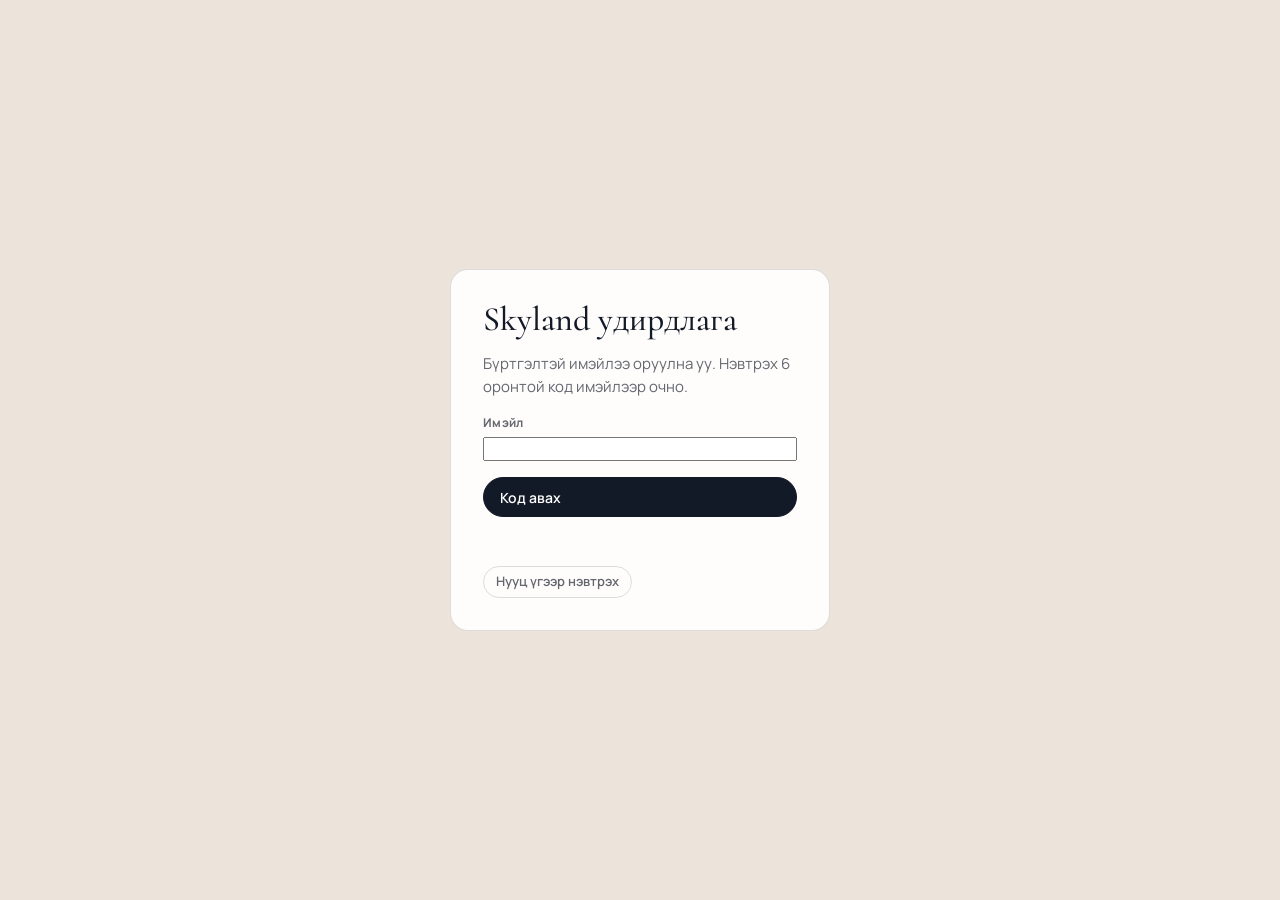
<file: admin/index.html>
<!doctype html>
<html lang="mn">
<head>
<meta charset="utf-8">
<meta name="viewport" content="width=device-width, initial-scale=1">
<meta name="robots" content="noindex, nofollow">
<title>Skyland удирдлага</title>
<link rel="icon" href="../assets/favicon.svg">
<link rel="stylesheet" href="../fonts.css">
<style>
:root{--sand:#ECE3DA;--mist:#F6F1EC;--card:#FFFDFB;--ink:#131A27;--ink2:rgba(19,26,39,.66);--line:rgba(19,26,39,.14);--azure:#2C6CA6;--azure2:#E3EDF6;--ok:#2E7D4F;--warn:#B4561B;--bad:#B3261E;
  --sans:'Manrope',system-ui,-apple-system,'Segoe UI',Roboto,Arial,sans-serif;--serif:'Cormorant',Georgia,serif;color-scheme:light}
*{box-sizing:border-box}
body{margin:0;background:var(--mist);color:var(--ink);font:15px/1.5 var(--sans)}
button,input,select,textarea{font:inherit;color:inherit}
button{cursor:pointer}
[hidden]{display:none!important}
.btn{display:inline-flex;align-items:center;gap:8px;min-height:40px;padding:0 16px;border-radius:999px;border:1px solid var(--line);background:var(--card);font-weight:600;font-size:14px;white-space:nowrap}
.btn:hover{border-color:var(--ink)}
.btn.pri{background:var(--ink);color:#fff;border-color:var(--ink)}
.btn.pri:hover{background:#26324a}
.btn.pri:disabled{opacity:.45;cursor:default}
.btn.sm{min-height:32px;padding:0 12px;font-size:13px}
.btn.ghost{background:transparent}
.btn.danger{color:var(--bad)}
.icon{width:32px;height:32px;border-radius:8px;border:1px solid var(--line);background:var(--card);display:inline-grid;place-items:center;font-size:15px;line-height:1;flex:none}
.icon:hover{border-color:var(--ink)}
.icon:disabled{opacity:.3;cursor:default}
:focus-visible{outline:2px solid var(--azure);outline-offset:2px}

/* login */
.login{min-height:100svh;display:grid;place-items:center;padding:24px max(16px,env(safe-area-inset-right,0px)) 24px max(16px,env(safe-area-inset-left,0px));background:var(--sand)}
.login form{width:min(380px,100%);background:var(--card);border:1px solid var(--line);border-radius:18px;padding:32px;display:grid;gap:16px}
.login h1{font:500 34px/1.05 var(--serif);margin:0}
.login p{margin:0;color:var(--ink2)}
.err{color:var(--bad);font-size:14px;min-height:1.2em;margin:0}

/* shell */
.top{position:sticky;top:0;z-index:20;background:rgba(246,241,236,.94);backdrop-filter:blur(8px);border-bottom:1px solid var(--line)}
.top-in{max-width:1320px;margin:0 auto;padding:10px max(16px,env(safe-area-inset-right,0px)) 10px max(16px,env(safe-area-inset-left,0px));display:flex;align-items:center;gap:12px;flex-wrap:wrap}
.brand{font:600 20px/1 var(--serif);letter-spacing:.06em;margin-right:8px}
.tabs{display:flex;gap:4px;flex-wrap:wrap}
@media (max-width:560px){.top-in{gap:8px}.tabs{order:9;flex-basis:100%;flex-wrap:nowrap;overflow-x:auto;scrollbar-width:none}.status{display:none}}
.tab{border:0;background:transparent;padding:8px 12px;border-radius:999px;font-weight:600;font-size:14px;color:var(--ink2)}
.tab[aria-selected=true]{background:var(--ink);color:#fff}
.sp{flex:1}
.status{font-size:13px;color:var(--ink2)}
.status.dirty{color:var(--warn);font-weight:600}
main{max-width:1320px;margin:0 auto;padding:24px max(16px,env(safe-area-inset-right,0px)) 80px max(16px,env(safe-area-inset-left,0px))}
h2{font:500 30px/1.1 var(--serif);margin:0 0 6px}
.lead{color:var(--ink2);margin:0 0 20px;max-width:70ch}

/* tours */
.tours{display:grid;grid-template-columns:300px minmax(0,1fr);gap:24px;align-items:start}
.tlist{display:grid;gap:8px;position:sticky;top:76px}
.titem{display:flex;align-items:center;gap:8px;padding:10px;border:1px solid var(--line);border-radius:12px;background:var(--card);min-width:0}
.titem.on{border-color:var(--ink);box-shadow:inset 0 0 0 1px var(--ink)}
.titem .pick{flex:1;min-width:0;border:0;background:transparent;text-align:left;padding:2px 4px;display:grid;gap:2px}
.titem .pick b{font-weight:600;font-size:14px;overflow:hidden;text-overflow:ellipsis;white-space:nowrap}
.titem .pick small{color:var(--ink2);font-size:12px}
.titem.off .pick b{text-decoration:line-through;color:var(--ink2)}
.tag{display:inline-block;font-size:11px;font-weight:700;letter-spacing:.04em;padding:1px 7px;border-radius:999px;background:var(--azure2);color:var(--azure);margin-left:4px}
.tag.grey{background:#eee;color:#666}
.ed{display:grid;gap:18px;min-width:0}
.sec{background:var(--card);border:1px solid var(--line);border-radius:16px;padding:20px;display:grid;gap:14px;min-width:0}
.sec-h{display:flex;align-items:center;gap:10px;flex-wrap:wrap}
.sec-h h3{margin:0;font-size:16px;font-weight:700}
.sec-h p{margin:0;color:var(--ink2);font-size:13px;flex-basis:100%}
.grid2{display:grid;grid-template-columns:1fr 1fr;gap:12px}
.grid4{display:grid;grid-template-columns:repeat(4,minmax(0,1fr));gap:12px}
label.f{display:grid;gap:5px;font-size:12px;font-weight:700;letter-spacing:.03em;color:var(--ink2);min-width:0}
label.f span.l{display:flex;gap:6px;align-items:center}
.lng{font-size:10px;font-weight:800;padding:1px 6px;border-radius:4px;background:var(--sand);color:var(--ink)}
input[type=text],input[type=number],input[type=url],input[type=password],select,textarea{width:100%;min-width:0;border:1px solid var(--line);border-radius:10px;background:#fff;padding:9px 11px;font-size:15px;font-weight:400;letter-spacing:0;color:var(--ink)}
textarea{resize:vertical;min-height:84px;line-height:1.45}
input:focus,select:focus,textarea:focus{outline:none;border-color:var(--azure);box-shadow:0 0 0 3px rgba(44,108,166,.15)}
.chk{display:inline-flex;align-items:center;gap:8px;font-size:14px;font-weight:600;color:var(--ink)}
.chk input{width:18px;height:18px;accent-color:var(--azure)}
.hint{font-size:12px;color:var(--ink2);margin:0}
.warnbox{background:#FFF4E5;border:1px solid #F3C98B;color:#7A3E00;border-radius:12px;padding:10px 14px;font-size:14px}

/* price */
.ptable{width:100%;border-collapse:collapse;font-variant-numeric:tabular-nums}
.ptable th{font-size:12px;text-align:left;color:var(--ink2);font-weight:700;padding:4px 8px}
.ptable td{padding:4px 8px;vertical-align:middle}
.ptable input{max-width:140px}
.total{font-weight:700}

/* days */
.day{border:1px solid var(--line);border-radius:14px;padding:14px;display:grid;gap:12px;background:#fff;min-width:0}
.day-h{display:flex;align-items:center;gap:8px;flex-wrap:wrap}
.day-n{font:600 22px/1 var(--serif);min-width:64px}
.meals{display:flex;gap:10px;flex-wrap:wrap}
.ph{display:flex;align-items:center;gap:10px;flex-wrap:wrap}
.ph img{width:120px;height:68px;object-fit:cover;border-radius:8px;border:1px solid var(--line);background:var(--sand)}
.ph .none{width:120px;height:68px;border-radius:8px;border:1px dashed var(--line);display:grid;place-items:center;font-size:12px;color:var(--ink2)}

/* route */
.rmap-wrap{border:1px solid var(--line);border-radius:12px;overflow:hidden;background:#d9d0c4}
.rmap-wrap svg{display:block;width:100%;height:auto}
.stop{display:grid;grid-template-columns:auto minmax(0,1.6fr) minmax(0,.8fr) minmax(0,.8fr) auto auto;gap:8px;align-items:center;padding:8px;border:1px solid var(--line);border-radius:12px;background:#fff}
.stop .n{width:28px;height:28px;border-radius:50%;background:var(--ink);color:#fff;display:grid;place-items:center;font-size:12px;font-weight:700}
.stop .n.ub{background:#fff;color:var(--ink);border:1.5px solid var(--ink)}
.stop img{width:56px;height:36px;object-fit:cover;border-radius:6px;border:1px solid var(--line)}
.stop .noimg{width:56px;height:36px;border-radius:6px;border:1px dashed var(--line);font-size:10px;display:grid;place-items:center;color:var(--ink2);background:transparent}
.mv{display:flex;gap:4px}

/* places */
.places{display:grid;grid-template-columns:minmax(0,1.2fr) minmax(0,1fr);gap:24px;align-items:start}
.plist{display:grid;gap:6px;max-height:70vh;overflow:auto;padding-right:4px}
.prow{display:grid;grid-template-columns:minmax(0,1fr) auto;gap:8px;align-items:center;padding:8px 10px;border:1px solid var(--line);border-radius:10px;background:var(--card)}
.prow.on{border-color:var(--ink)}
.prow button.pick{border:0;background:transparent;text-align:left;display:grid;padding:0}
.prow small{color:var(--ink2)}
.pmap{cursor:crosshair}

/* photo picker */
dialog{border:0;border-radius:18px;padding:0;width:min(980px,calc(100vw - 32px));max-height:calc(100svh - 40px);box-shadow:0 30px 80px rgba(0,0,0,.3)}
dialog::backdrop{background:rgba(19,26,39,.45)}
.dlg{display:grid;grid-template-rows:auto 1fr;max-height:calc(100svh - 40px)}
.dlg-h{display:flex;align-items:center;gap:10px;padding:16px 20px;border-bottom:1px solid var(--line);flex-wrap:wrap}
.dlg-h h3{margin:0;font-size:17px}
.pgrid{display:grid;grid-template-columns:repeat(auto-fill,minmax(150px,1fr));grid-auto-rows:max-content;gap:10px;padding:16px 20px;overflow:auto;min-height:0}
.pgrid button{border:2px solid transparent;border-radius:10px;padding:0;background:var(--sand);overflow:hidden;height:100px;position:relative}
.pgrid button img{width:100%;height:100%;object-fit:cover;display:block}
.pgrid button.cur{border-color:var(--azure)}
.pgrid button span{position:absolute;left:0;right:0;bottom:0;font-size:10px;background:rgba(0,0,0,.55);color:#fff;padding:2px 6px;text-align:left;white-space:nowrap;overflow:hidden;text-overflow:ellipsis}
.pgrid h4{grid-column:1/-1;margin:6px 0 0;font-size:13px;color:var(--ink2)}

.glist{display:grid;gap:10px}
.gitem{display:grid;grid-template-columns:200px minmax(0,1fr);gap:14px;padding:10px;border:1px solid var(--line);border-radius:14px;background:var(--card)}
.gitem.off{opacity:.55}
.gimg{position:relative;border:0;padding:0;border-radius:10px;overflow:hidden;background:var(--sand);height:126px;cursor:pointer}
.gimg img{width:100%;height:100%;object-fit:cover;display:block}
.gimg span{position:absolute;left:6px;bottom:6px;font-size:11px;font-weight:700;background:rgba(0,0,0,.6);color:#fff;padding:2px 8px;border-radius:999px}
.gf{display:grid;grid-template-columns:1fr 1fr;gap:10px;min-width:0;align-content:start}
.gopt{grid-column:1/-1;display:flex;gap:14px;align-items:center;flex-wrap:wrap}
@media (max-width:640px){.gitem{grid-template-columns:1fr}.gf{grid-template-columns:1fr}}
/* requests & history */
.req{background:var(--card);border:1px solid var(--line);border-radius:14px;padding:14px 16px;display:grid;gap:6px}
.req-h{display:flex;gap:10px;align-items:baseline;flex-wrap:wrap}
.req-h b{font-size:16px}
.req-h small{color:var(--ink2)}
.req dl{display:grid;grid-template-columns:max-content minmax(0,1fr);gap:2px 12px;margin:0;font-size:14px}
.req dt{color:var(--ink2)}
.req dd{margin:0;overflow-wrap:anywhere}
.hrow{display:flex;align-items:center;gap:12px;padding:10px 14px;border:1px solid var(--line);border-radius:12px;background:var(--card);flex-wrap:wrap}
.hrow small{color:var(--ink2)}
.toast{position:fixed;left:50%;bottom:24px;transform:translateX(-50%);background:var(--ink);color:#fff;padding:12px 20px;border-radius:999px;font-size:14px;font-weight:600;z-index:100;box-shadow:0 10px 30px rgba(0,0,0,.25);max-width:calc(100vw - 32px)}
.toast.bad{background:var(--bad)}
.empty{color:var(--ink2);padding:24px;text-align:center;border:1px dashed var(--line);border-radius:14px}

/* generic list editor */
.le{display:grid;gap:12px}
.le-top{display:flex;gap:8px;flex-wrap:wrap;align-items:center;margin:0}
.le-item{display:grid;grid-template-columns:200px minmax(0,1fr);gap:16px;padding:12px;border:1px solid var(--line);border-radius:14px;background:var(--card);min-width:0}
.le-item.off{opacity:.55}
.le-media{display:grid;gap:8px;align-content:start}
.le-img{position:relative;border:1px dashed var(--line);padding:0;border-radius:10px;overflow:hidden;background:var(--sand);height:126px;width:100%;display:grid;place-items:center;font-size:13px;color:var(--ink2);font-weight:600}
.le-img img,.le-img video{position:absolute;inset:0;width:100%;height:100%;object-fit:cover;display:block}
.le-img.tall{height:200px}
.le-img .cap{position:absolute;left:6px;bottom:6px;font-size:11px;font-weight:700;background:rgba(0,0,0,.6);color:#fff;padding:2px 8px;border-radius:999px}
.le-f{display:grid;grid-template-columns:1fr 1fr;gap:10px;min-width:0;align-content:start}
.le-f .full{grid-column:1/-1}
.le-ctl{grid-column:1/-1;display:flex;gap:10px;align-items:center;flex-wrap:wrap}
.le-ctl .sp{flex:1}
.checks{display:flex;flex-wrap:wrap;gap:6px 14px;padding:8px 10px;border:1px solid var(--line);border-radius:10px;background:#fff}
.checks .chk{font-weight:500;font-size:13px}
.slots{display:grid;grid-template-columns:repeat(auto-fill,minmax(220px,1fr));gap:12px}
.slot{display:grid;gap:6px;font-size:13px;font-weight:700;color:var(--ink2)}
.slot small{font-weight:400}
.bigadd{display:flex;align-items:center;gap:14px;width:100%;padding:18px 20px;border:2px dashed var(--azure);border-radius:16px;background:var(--azure2);color:var(--azure);font-weight:800;font-size:17px;text-align:left;margin-bottom:12px}
.bigadd:hover{background:#d6e5f3}
.bigadd b{display:grid;place-items:center;width:40px;height:40px;border-radius:50%;background:var(--azure);color:#fff;font-size:26px;line-height:1;flex:none}
.bigadd small{display:block;font-size:12.5px;font-weight:600;color:var(--ink2);margin-top:2px}
.rvph{display:flex;gap:6px;flex-wrap:wrap}
.rvph a,.rvph span{position:relative;display:block;width:72px;height:72px;border-radius:8px;overflow:hidden;border:1px solid var(--line)}
.rvph img{width:100%;height:100%;object-fit:cover;display:block}
.rvph button{position:absolute;right:3px;top:3px;width:22px;height:22px;border-radius:50%;border:0;background:rgba(0,0,0,.65);color:#fff;font-size:12px;line-height:1;display:grid;place-items:center}
.rvav{width:40px;height:40px;border-radius:50%;object-fit:cover;border:1px solid var(--line)}
.pwrow{display:flex;gap:8px;align-items:center;flex-wrap:wrap}
.pwrow input{max-width:320px;font-family:ui-monospace,Menlo,Consolas,monospace}
.eye{position:relative}
.eye input{padding-right:48px}
.eye button{position:absolute;right:4px;top:50%;transform:translateY(-50%);width:38px;height:34px;border:0;border-radius:8px;background:transparent;color:var(--ink2);display:grid;place-items:center}
.eye button:hover{background:var(--sand);color:var(--ink)}
.eye svg{width:20px;height:20px}
.prog{height:6px;border-radius:999px;background:var(--sand);overflow:hidden}
.prog i{display:block;height:100%;background:var(--azure);width:0;transition:width .2s}
@media (max-width:640px){.le-item{grid-template-columns:1fr}.le-f{grid-template-columns:1fr}}

@media (max-width:900px){
  .tours,.places{grid-template-columns:1fr}
  .tlist{position:static}
  .grid4{grid-template-columns:1fr 1fr}
  .stop{grid-template-columns:auto minmax(0,1fr) auto;grid-template-areas:"n p mv" "d s img"}
  .stop .n{grid-area:n}.stop .s-place{grid-area:p}.stop .s-days{grid-area:d}.stop .s-pos{grid-area:s}.stop .s-img{grid-area:img}.stop .mv{grid-area:mv}
}
@media (max-width:560px){
  .grid2{grid-template-columns:1fr}
  .sec{padding:16px}
  .brand{display:none}
}
</style>
</head>
<body>

<!-- sign in -->
<section class="login" id="login">
  <form id="codeForm" autocomplete="on">
    <h1>Skyland удирдлага</h1>
    <p id="codeIntro">Бүртгэлтэй имэйлээ оруулна уу. Нэвтрэх 6 оронтой код имэйлээр очно.</p>
    <label class="f" id="emailRow"><span class="l">Имэйл</span><input type="email" id="lemail" autocomplete="email" inputmode="email" spellcheck="false" required></label>
    <label class="f" id="codeRow" hidden><span class="l">Имэйлээр ирсэн код</span><input type="text" id="lcode" inputmode="numeric" autocomplete="one-time-code" maxlength="6" pattern="[0-9]{6}"></label>
    <button class="btn pri" type="submit" id="codeBtn">Код авах</button>
    <p class="err" id="codeErr" aria-live="polite"></p>
    <p style="margin:0;font-size:13px"><button type="button" class="btn sm ghost" id="toPw">Нууц үгээр нэвтрэх</button> <button type="button" class="btn sm ghost" id="codeAgain" hidden>Өөр имэйл / дахин код</button></p>
  </form>
  <form id="loginForm" autocomplete="on" hidden>
    <h1>Skyland удирдлага</h1>
    <p>Нууц үгээр нэвтрэх.</p>
    <label class="f"><span class="l">Нууц үг</span><span class="eye"><input type="password" name="password" id="pw" autocomplete="current-password" required spellcheck="false"><button type="button" class="eyebtn" data-for="pw" aria-label="Нууц үгийг харах" aria-pressed="false"><svg viewBox="0 0 24 24" aria-hidden="true"><path d="M2.5 12S6 5.5 12 5.5 21.5 12 21.5 12 18 18.5 12 18.5 2.5 12 2.5 12z" fill="none" stroke="currentColor" stroke-width="1.6"/><circle cx="12" cy="12" r="3" fill="none" stroke="currentColor" stroke-width="1.6"/></svg></button></span></label>
    <button class="btn pri" type="submit" id="loginBtn">Нэвтрэх</button>
    <p class="err" id="loginErr" aria-live="polite"></p>
    <p style="margin:0"><button type="button" class="btn sm ghost" id="toCode">Имэйл кодоор нэвтрэх</button></p>
  </form>
</section>

<!-- app -->
<div id="app" hidden>
  <header class="top"><div class="top-in">
    <span class="brand">SKYLAND</span>
    <nav class="tabs" role="tablist">
      <button class="tab" role="tab" data-tab="tours" aria-selected="true">Аяллууд</button>
      <button class="tab" role="tab" data-tab="hero" aria-selected="false">Нүүр зураг</button>
      <button class="tab" role="tab" data-tab="sections" aria-selected="false">Хэсгийн зургууд</button>
      <button class="tab" role="tab" data-tab="dest" aria-selected="false">Очих газрууд</button>
      <button class="tab" role="tab" data-tab="gallery" aria-selected="false">Зураг, бичлэг</button>
      <button class="tab" role="tab" data-tab="reviews" aria-selected="false">Сэтгэгдэл <span class="tag" id="rvCount" hidden></span></button>
      <button class="tab" role="tab" data-tab="about" aria-selected="false">Бидний тухай, хаяг</button>
      <button class="tab" role="tab" data-tab="places" aria-selected="false">Газрын зургийн цэгүүд</button>
      <button class="tab" role="tab" data-tab="requests" aria-selected="false">Захиалгууд</button>
      <button class="tab" role="tab" data-tab="history" aria-selected="false">Өмнөх хувилбар</button>
      <button class="tab" role="tab" data-tab="settings" aria-selected="false">Тохиргоо</button>
    </nav>
    <span class="sp"></span>
    <span class="status" id="status" aria-live="polite"></span>
    <a class="btn sm ghost" href="../" target="_blank" rel="noopener">Сайт харах ↗</a>
    <button class="btn pri" id="saveBtn" disabled>Хадгалах</button>
    <button class="btn sm ghost" id="logout">Гарах</button>
  </div></header>

  <main>
    <section data-view="tours">
      <h2>Аяллууд</h2>
      <p class="lead">Аяллаа сонгоод засаарай. "Хадгалах" дармагц сайтын аяллын хэсэг, газрын зураг, захиалгын форм бүгд шинэчлэгдэнэ.</p>
      <button type="button" class="bigadd" id="addTour"><b>+</b><span>Шинэ аялал нэмэх<small>Хоосон аялал үүснэ. Нэр, өдөр, маршрут, үнэ, зураг, бичлэгээ оруулаад "Сайтад нуух"-ийг арилгахад сайтад гарна.</small></span></button>
      <div class="tours">
        <aside>
          <div class="tlist" id="tlist"></div>
          <p style="margin-top:10px;display:flex;gap:8px;flex-wrap:wrap"><button class="btn sm" id="dupTour">Сонгосон аяллыг хуулбарлах</button></p>
        </aside>
        <div class="ed" id="editor"></div>
      </div>
    </section>

    <section data-view="hero" hidden>
      <h2>Нүүр зураг</h2>
      <p class="lead">Сайтын хамгийн дээд хэсгийн зургууд. 3 секунд тутам ээлжилж солигдоно. 7–8 зураг байхад хамгийн гоё. Хэвтээ, өндөр чанартай (2000 px-ээс өргөн) зураг сонгоорой. Дарааллыг ↑ ↓ товчоор солино.</p>
      <div class="le" id="heroEd"></div>
    </section>

    <section data-view="sections" hidden>
      <h2>Хэсгийн зургууд</h2>
      <p class="lead">Сайтын хэсэг бүрийн зураг. Зураг дээр дарж шинэ зураг оруулна эсвэл өмнө оруулсан зургаасаа сонгоно. AI зургуудыг өөрийн мэргэжлийн зургаар сольж болно.</p>
      <div class="sec"><div class="sec-h"><h3>Хэсгүүдийн зураг</h3></div><div class="slots" id="slots"></div></div>
      <div class="sec" style="margin-top:18px"><div class="sec-h"><h3>Машин түрээс</h3><p>Хамгийн доод үнэ (жишээ нь €120 эсвэл $130). Машины 4 зураг дээрх хэсэгт байгаа.</p></div>
        <label class="f" style="max-width:260px"><span class="l">Өдрийн үнэ</span><input type="text" id="carPrice"></label></div>
      <div class="sec" style="margin-top:18px"><div class="sec-h"><h3>"Өөрийн хэв маягаар аялах" хавтангууд</h3><p>6 зураг, тус бүр гарчигтай.</p></div><div class="le" id="stylesEd"></div></div>
    </section>

    <section data-view="dest" hidden>
      <h2>Очих газрууд</h2>
      <p class="lead">"Аялах газрууд" хэсгийн картууд: зураг, нэр, байршил, тохиромжтой сар, тайлбар. Газрын зураг дээр гарах цэгийг "Газрын зургийн цэгүүд" хэсгээс сонгоно.</p>
      <div class="le" id="destEd"></div>
      <h2 style="margin-top:36px">Санал болгох маршрутууд</h2>
      <p class="lead">"Онцлох аяллууд" хэсгийн том зургууд. Зурган дээр дарахад сонгосон газрууд аялагчийн маршрутад нэмэгдэнэ.</p>
      <div class="le" id="jrnEd"></div>
    </section>

    <section data-view="about" hidden>
      <h2>Бидний тухай, холбоо барих</h2>
      <p class="lead">Компанийн танилцуулга, хамт олон, хаяг, утас, имэйл, ажлын цаг, байршил.</p>
      <div class="sec"><div class="sec-h"><h3>Компанийн тухай</h3></div><div class="grid2" id="aboutF"></div></div>
      <div class="sec" style="margin-top:18px"><div class="sec-h"><h3>Холбоо барих</h3><p>Байршил: Google Maps-аас координат хуулж "47.9123, 106.9345" хэлбэрээр бичвэл сайтад газрын зураг гарна. Эсвэл Google Maps-ийн холбоос тавьж болно.</p></div><div class="grid2" id="contactF"></div></div>
      <div class="sec" style="margin-top:18px"><div class="sec-h"><h3>Хамт олон</h3><p>Хөтөч, жолооч, менежерүүд. Зураг, нэр, албан тушаал, товч намтар.</p></div><div class="le" id="teamEd"></div></div>
    </section>

    <section data-view="settings" hidden>
      <h2>Тохиргоо</h2>
      <p class="lead">Админ хэсэгт нэвтрэх тохиргоо.</p>
      <div class="sec"><div class="sec-h"><h3>Нууц үг</h3><p>"Нууц үгээр нэвтрэх" үед ашигладаг нийтлэг нууц үг. Нүдэн дээр дарж харна. Шинэ нууц үг дор хаяж 8 тэмдэгт.</p></div>
        <div class="pwrow"><span class="eye"><input type="password" id="curPw" readonly value="" aria-label="Одоогийн нууц үг"><button type="button" class="eyebtn" data-for="curPw" aria-label="Нууц үгийг харах" aria-pressed="false"><svg viewBox="0 0 24 24" aria-hidden="true"><path d="M2.5 12S6 5.5 12 5.5 21.5 12 21.5 12 18 18.5 12 18.5 2.5 12 2.5 12z" fill="none" stroke="currentColor" stroke-width="1.6"/><circle cx="12" cy="12" r="3" fill="none" stroke="currentColor" stroke-width="1.6"/></svg></button></span><button class="btn sm" id="pwCopy" type="button">Хуулах</button></div>
        <p class="hint" id="pwSrc"></p>
        <div class="pwrow"><span class="eye"><input type="password" id="newPw" autocomplete="new-password" placeholder="Шинэ нууц үг" spellcheck="false" aria-label="Шинэ нууц үг"><button type="button" class="eyebtn" data-for="newPw" aria-label="Нууц үгийг харах" aria-pressed="false"><svg viewBox="0 0 24 24" aria-hidden="true"><path d="M2.5 12S6 5.5 12 5.5 21.5 12 21.5 12 18 18.5 12 18.5 2.5 12 2.5 12z" fill="none" stroke="currentColor" stroke-width="1.6"/><circle cx="12" cy="12" r="3" fill="none" stroke="currentColor" stroke-width="1.6"/></svg></button></span><button class="btn sm pri" id="pwSave" type="button">Нууц үг солих</button></div>
      </div>
      <div class="sec" style="margin-top:18px"><div class="sec-h"><h3>Имэйл кодоор нэвтрэх</h3><p>Эдгээр имэйл хаяг руу 6 оронтой код очно.</p></div><p id="loginEmails" style="margin:0;font-weight:600"></p></div>
    </section>

    <section data-view="places" hidden>
      <h2>Газрын зургийн цэгүүд</h2>
      <p class="lead">Маршрутад сонгох газрууд. Шинэ газар нэмэхдээ газрын зураг дээр дарж байршлыг нь тэмдэглээд, эсвэл координатыг нь шууд бичнэ.</p>
      <div class="places">
        <div class="sec">
          <div class="sec-h"><h3 id="pTitle">Газар засах</h3></div>
          <div class="rmap-wrap"><svg id="pmap" class="pmap" viewBox="0 0 1000 520" role="img" aria-label="Монголын газрын зураг"></svg></div>
          <div class="grid2">
            <label class="f"><span class="l">Нэр <span class="lng">EN</span></span><input type="text" id="p-en"></label>
            <label class="f"><span class="l">Нэр <span class="lng">МН</span></span><input type="text" id="p-mn"></label>
            <label class="f"><span class="l">Өргөрөг (lat)</span><input type="number" step="0.0001" id="p-lat"></label>
            <label class="f"><span class="l">Уртраг (lon)</span><input type="number" step="0.0001" id="p-lon"></label>
          </div>
          <p class="hint" id="p-id"></p>
          <p style="display:flex;gap:8px;flex-wrap:wrap;margin:0"><button class="btn sm" id="pNew">+ Шинэ газар</button><button class="btn sm danger" id="pDel">Устгах</button></p>
        </div>
        <div><div class="plist" id="plist"></div></div>
      </div>
    </section>

    <section data-view="gallery" hidden>
      <h2>Богино бичлэгүүд</h2>
      <p class="lead">"Аяллын агшнууд" хэсгийн босоо бичлэгүүд. Бичлэгээ шууд оруулах (MP4, 50 MB хүртэл) эсвэл YouTube холбоос тавина. Аялагч дээр нь дарахад бүтэн дэлгэцээр тайлбартайгаа гарна.</p>
      <div class="le" id="reelsEd"></div>
      <h2 style="margin-top:36px">Галерей зургууд</h2>
      <p class="lead">Зураг нэмэх, тайлбар засах, дараалал солих, устгах. Эхний 11 зураг сайтад шууд харагдаж, бусад нь "Бүх зургийг харах" дотор гарна. "Хадгалах" дарж сайтад гаргана.</p>
      <p style="display:flex;gap:8px;flex-wrap:wrap;margin:0 0 16px"><button class="btn sm" id="gAdd">+ Зураг нэмэх</button></p>
      <div id="glist" class="glist"></div>
    </section>

    <section data-view="reviews" hidden>
      <h2>Сэтгэгдэл</h2>
      <p class="lead">Аялагчдын үлдээсэн сэтгэгдэл. "Нийтлэх" дарсан сэтгэгдэл л сайтад гарна. Шинэ сэтгэгдэл ирэхэд skylandmongolia@gmail.com руу имэйл очно. Зурагтай сэтгэгдэл сайтад аялагчийн зураг дээр одтойгоо гарна. Мессежээр ирсэн сэтгэгдлийг та өөрөө нэмж болно.</p>
      <p style="margin:0 0 14px"><button class="btn pri" id="rvAdd" type="button">+ Сэтгэгдэл нэмэх</button></p>
      <div id="rvNew"></div>
      <div id="rvs" style="display:grid;gap:10px"></div>
    </section>

    <section data-view="requests" hidden>
      <h2>Захиалгууд</h2>
      <p class="lead">Сайтын формоор ирсэн сүүлийн 100 хүсэлт. Имэйлээр ч бас ирдэг.</p>
      <div id="reqs" style="display:grid;gap:10px"></div>
    </section>

    <section data-view="history" hidden>
      <h2>Өмнөх хувилбар</h2>
      <p class="lead">Хадгалах бүрт өмнөх хувилбар энд үлддэг. Алдаа гаргавал хуучин хувилбараа сэргээгээрэй.</p>
      <div id="hist" style="display:grid;gap:8px"></div>
    </section>
  </main>
</div>

<dialog id="pickDlg">
  <div class="dlg">
    <div class="dlg-h">
      <h3>Зураг сонгох</h3><span class="sp"></span>
      <label class="btn sm pri" style="cursor:pointer">Зураг оруулах<input type="file" id="upload" accept="image/*" multiple hidden></label>
      <button class="btn sm" id="pickNone">Зураггүй</button>
      <button class="btn sm ghost" id="pickClose">Хаах</button>
    </div>
    <div class="pgrid" id="pgrid"></div>
  </div>
</dialog>

<div class="toast" id="toast" hidden role="status"></div>

<script src="../data.js?v=20261114f"></script>
<script src="../map.js"></script>
<script>
(function () {
  'use strict';
  var D = window.SKY, M = window.SKY_MAP;
  var BASE = D.contact.api.split('/functions/')[0], KEY = D.contact.apiKey, FN = BASE + '/functions/v1/admin';
  var $ = function (s, r) { return (r || document).querySelector(s); };
  var $$ = function (s, r) { return Array.prototype.slice.call((r || document).querySelectorAll(s)); };
  var esc = function (s) { return String(s == null ? '' : s).replace(/[&<>"']/g, function (c) { return { '&': '&amp;', '<': '&lt;', '>': '&gt;', '"': '&quot;', "'": '&#39;' }[c]; }); };
  var clone = function (x) { return JSON.parse(JSON.stringify(x)); };
  var ss = { get: function (k) { try { return sessionStorage.getItem(k); } catch (e) { return null; } }, set: function (k, v) { try { sessionStorage.setItem(k, v); } catch (e) {} }, del: function (k) { try { sessionStorage.removeItem(k); } catch (e) {} } };

  /* ---------- map projection (same as the site) ---------- */
  var P = M.proj, A = P[0], B = P[1], C = P[2], K = A * 180 / Math.PI;
  function proj(lat, lon) { return [A * lon + B, C - K * Math.log(Math.tan(Math.PI / 4 + lat * Math.PI / 360))]; }
  function unproj(x, y) { return [(2 * Math.atan(Math.exp((C - y) / K)) - Math.PI / 2) * 180 / Math.PI, (x - B) / A]; }
  var r4 = function (v) { return Math.round(v * 10000) / 10000; };
  function baseMap(extra) {
    var rl = M.relief;
    return '<defs><clipPath id="mnc"><path d="' + M.d + '"/></clipPath></defs>' +
      '<rect width="1000" height="520" fill="#e4dbd0"/>' +
      '<g clip-path="url(#mnc)"><image href="../img/map/mn-relief.webp" x="' + rl[0] + '" y="' + rl[1] + '" width="' + rl[2] + '" height="' + rl[3] + '" preserveAspectRatio="none"/></g>' +
      '<path d="' + M.d + '" fill="none" stroke="#5a4a3a" stroke-width="1.2" opacity=".7"/>' + (extra || '');
  }

  /* ---------- state ---------- */
  var S = { token: ss.get('sky-admin'), tours: [], places: [], cur: 0, pcur: -1, dirty: {}, photos: null, uploads: [], site: {}, hero: [], dest: [], journeys: [], styles: [] };
  function placeById(id) { for (var i = 0; i < S.places.length; i++) if (S.places[i].id === id) return S.places[i]; return null; }
  function pname(id) { if (id === 'ub') return 'Улаанбаатар'; var p = placeById(id); return p ? (p.mn || p.en || id) : id + ' (олдсонгүй)'; }
  function imgUrl(x) { return /^https?:\/\//.test(x) ? x : '../img/' + x + '.webp'; }
  function defaultPlaces() {
    var out = [];
    Object.keys(M.pins).forEach(function (id) {
      var ll = unproj(M.pins[id][0], M.pins[id][1]), dp = D.places.filter(function (x) { return x.id === id; })[0], n = D.mapNames[id] || (dp && dp.name) || {};
      out.push({ id: id, en: n.en || id, mn: n.mn || n.en || id, lat: r4(ll[0]), lon: r4(ll[1]) });
    });
    return out.sort(function (a, b) { return a.en.localeCompare(b.en); });
  }

  /* ---------- api ---------- */
  function api(action, body) {
    return fetch(FN, { method: 'POST', headers: { 'Content-Type': 'application/json', Authorization: 'Bearer ' + KEY, apikey: KEY, 'x-admin-token': S.token || '' }, body: JSON.stringify(Object.assign({ action: action }, body || {})) })
      .then(function (r) { return r.json().catch(function () { return { ok: false, error: 'HTTP ' + r.status }; }).then(function (j) { if (r.status === 401 && !/^login/.test(action)) signOut('Нэвтрэх хугацаа дууссан, дахин нэвтэрнэ үү.'); return j; }); });
  }
  function toast(msg, bad) {
    var t = $('#toast'); t.textContent = msg; t.className = 'toast' + (bad ? ' bad' : ''); t.hidden = false;
    clearTimeout(toast.t); toast.t = setTimeout(function () { t.hidden = true; }, bad ? 6000 : 2800);
  }
  var ERR = { 'wrong password': 'Нууц үг буруу байна.', 'too many attempts, wait 15 minutes': 'Олон удаа буруу оруулсан. 15 минут хүлээгээд дахин оролдоно уу.', 'ADMIN_PASSWORD is not set': 'Админ нууц үг тохируулагдаагүй байна.' };

  /* ---------- sign in ---------- */
  $('#loginForm').addEventListener('submit', function (e) {
    e.preventDefault();
    var btn = $('#loginBtn'); btn.disabled = true; btn.textContent = 'Шалгаж байна…'; $('#loginErr').textContent = '';
    api('login', { password: $('#pw').value }).then(function (j) {
      btn.disabled = false; btn.textContent = 'Нэвтрэх';
      if (!j.ok) { $('#loginErr').textContent = ERR[j.error] || ('Алдаа: ' + (j.error || 'сүлжээ')); return; }
      S.token = j.token; ss.set('sky-admin', j.token); $('#pw').value = ''; start();
    }).catch(function () { btn.disabled = false; btn.textContent = 'Нэвтрэх'; $('#loginErr').textContent = 'Сервертэй холбогдож чадсангүй.'; });
  });
  function signOut(msg) {
    S.token = null; ss.del('sky-admin'); $('#app').hidden = true; $('#login').hidden = false; $('#loginErr').textContent = msg || '';
  }
  $('#logout').onclick = function () {
    if (isDirty() && !confirmBar('Хадгалаагүй өөрчлөлт байна. Гарах уу?', function () { signOut(); })) return;
    signOut();
  };

  /* in-page confirm (no browser dialogs) */
  function confirmBar(msg, yes) {
    var t = $('#toast'); t.className = 'toast'; t.hidden = false;
    t.innerHTML = esc(msg) + ' <button class="btn sm" style="margin-left:10px" data-y>Тийм</button> <button class="btn sm ghost" style="color:#fff" data-n>Үгүй</button>';
    clearTimeout(toast.t);
    $('[data-y]', t).onclick = function () { t.hidden = true; yes(); };
    $('[data-n]', t).onclick = function () { t.hidden = true; };
    return false;
  }

  /* ---------- load ---------- */
  function start() {
    $('#login').hidden = true; $('#app').hidden = false;
    setStatus('Ачаалж байна…');
    fetch(BASE + '/rest/v1/content?select=key,data,updated_at', { headers: { apikey: KEY }, cache: 'no-store' })
      .then(function (r) { return r.ok ? r.json() : []; }).catch(function () { return []; })
      .then(function (rows) {
        var by = {}; (rows || []).forEach(function (r) { by[r.key] = r; });
        S.places = by.places ? clone(by.places.data) : defaultPlaces();
        S.tours = by.tours ? clone(by.tours.data) : clone(D.tours);
        S.gallery = by.gallery ? clone(by.gallery.data) : clone(D.gallery);
        S.site = clone(D.site); if (by.site && by.site.data) Object.keys(by.site.data).forEach(function (k) { if (k === 'img') S.site.img = Object.assign({}, S.site.img, by.site.data.img); else S.site[k] = clone(by.site.data[k]); });
        S.hero = by.hero ? clone(by.hero.data) : clone(D.hero);
        S.dest = by.destinations ? clone(by.destinations.data) : clone(D.places);
        S.journeys = by.journeys ? clone(by.journeys.data) : clone(D.journeys);
        S.styles = by.styles ? clone(by.styles.data) : clone(D.styles);
        S.dirty = {};
        S.cur = 0; renderTours(); renderPlaces(); renderGallery();
        var cur = $('.tab[aria-selected=true]'); if (cur && cur.dataset.tab !== 'tours') cur.click();
        setStatus(by.tours ? 'Сүүлд хадгалсан: ' + new Date(by.tours.updated_at).toLocaleString('mn-MN') : 'Одоогийн сайтын мэдээлэл ачааллаа');
      });
    fetch('photos.json').then(function (r) { return r.json(); }).then(function (j) { S.photos = j; }).catch(function () { S.photos = []; });
  }
  function setStatus(t, dirty) { var s = $('#status'); s.textContent = t; s.classList.toggle('dirty', !!dirty); }
  function markDirty(k) { S.dirty[k] = true; $('#saveBtn').disabled = false; setStatus('Хадгалаагүй өөрчлөлттэй', true); }
  window.addEventListener('beforeunload', function (e) { if (isDirty()) { e.preventDefault(); e.returnValue = ''; } });

  /* ---------- tabs ---------- */
  $$('.tab').forEach(function (b) {
    b.onclick = function () {
      $$('.tab').forEach(function (x) { x.setAttribute('aria-selected', x === b); });
      $$('[data-view]').forEach(function (v) { v.hidden = v.dataset.view !== b.dataset.tab; });
      if (b.dataset.tab === 'requests') loadRequests();
      if (b.dataset.tab === 'reviews') loadReviews();
      if (b.dataset.tab === 'gallery') { renderGallery(); renderReels(); }
      if (b.dataset.tab === 'history') loadHistory();
      if (b.dataset.tab === 'places') renderPlaces();
      if (b.dataset.tab === 'hero') renderHero();
      if (b.dataset.tab === 'sections') renderSections();
      if (b.dataset.tab === 'dest') renderDest();
      if (b.dataset.tab === 'about') renderAbout();
      if (b.dataset.tab === 'settings') loadSettings();
      window.scrollTo(0, 0);
    };
  });

  /* ---------- tours list ---------- */
  function renderTours() {
    var el = $('#tlist');
    el.innerHTML = S.tours.map(function (t, i) {
      return '<div class="titem' + (i === S.cur ? ' on' : '') + (t.hidden ? ' off' : '') + '">' +
        '<button class="pick" data-i="' + i + '"><b>' + esc((t.name && (t.name.mn || t.name.en)) || 'Нэргүй аялал') + '</b><small>' + (t.days || '?') + ' хоног' +
        (t.popular ? '<span class="tag">эрэлттэй</span>' : '') + (t.hidden ? '<span class="tag grey">нуусан</span>' : '') + '</small></button>' +
        '<button class="icon" data-up="' + i + '" aria-label="Дээш"' + (i ? '' : ' disabled') + '>↑</button>' +
        '<button class="icon" data-dn="' + i + '" aria-label="Доош"' + (i < S.tours.length - 1 ? '' : ' disabled') + '>↓</button>' +
        '<button class="icon" data-tdel="' + i + '" aria-label="Устгах" title="Устгах">✕</button></div>';
    }).join('');
    $$('[data-i]', el).forEach(function (b) { b.onclick = function () { S.cur = +b.dataset.i; renderTours(); }; });
    $$('[data-up]', el).forEach(function (b) { b.onclick = function () { move(S.tours, +b.dataset.up, -1); S.cur = +b.dataset.up - 1; markDirty('tours'); renderTours(); }; });
    $$('[data-dn]', el).forEach(function (b) { b.onclick = function () { move(S.tours, +b.dataset.dn, 1); S.cur = +b.dataset.dn + 1; markDirty('tours'); renderTours(); }; });
    $$('[data-tdel]', el).forEach(function (b) { b.onclick = function () { var i = +b.dataset.tdel, t = S.tours[i]; confirmBar('"' + ((t.name && (t.name.mn || t.name.en)) || 'Нэргүй') + '" аяллыг устгах уу?', function () { S.tours.splice(i, 1); S.cur = Math.max(0, Math.min(S.cur, S.tours.length - 1)); markDirty('tours'); renderTours(); }); }; });
    renderEditor();
  }
  function move(arr, i, d) { var j = i + d; if (j < 0 || j >= arr.length) return; var x = arr[i]; arr[i] = arr[j]; arr[j] = x; }
  function uid(base) { var id = base, n = 2; while (S.tours.some(function (t) { return t.id === id; })) id = base + '-' + n++; return id; }
  $('#addTour').onclick = function () {
    S.tours.push({ id: uid('tour'), days: 3, name: { en: 'New tour', mn: 'Шинэ аялал' }, lead: { en: '', mn: '' },
      plan: [{ m: 'B L D', t: { en: '', mn: '' }, d: { en: '', mn: '' }, s: { en: '', mn: '' } }],
      route: [{ id: 'ub' }, { id: 'ub', d: '1' }], price: [[1, 0], [2, 0], [3, 0], [4, 0]], videos: [],
      inc: clone(D.tours[0].inc || { en: [], mn: [] }), exc: clone(D.tours[0].exc || { en: [], mn: [] }), hidden: true });
    S.cur = S.tours.length - 1; markDirty('tours'); renderTours();
    var tb = $('.tab[data-tab=tours]'); if (tb && tb.getAttribute('aria-selected') !== 'true') tb.click();
    setTimeout(function () { var n = $('#editor [data-p="name.mn"]'); if (n) { n.focus(); n.select(); } }, 50);
    toast('Шинэ аялал нэмлээ. Бэлэн болмогц "Сайтад нуух"-ийг арилгаарай.');
  };
  $('#dupTour').onclick = function () {
    var t = clone(S.tours[S.cur]); t.id = uid(t.id + '-copy'); t.hidden = true; t.popular = false;
    if (t.name) { t.name.en += ' (copy)'; t.name.mn += ' (хуулбар)'; }
    S.tours.splice(S.cur + 1, 0, t); S.cur++; markDirty('tours'); renderTours();
  };

  /* ---------- tour editor ---------- */
  function fld(label, lng, path, opt) {
    opt = opt || {};
    var v = get(path); if (v == null) v = '';
    var tag = opt.area ? '<textarea data-p="' + path + '" rows="' + (opt.rows || 3) + '">' + esc(v) + '</textarea>'
      : '<input type="' + (opt.type || 'text') + '" data-p="' + path + '" value="' + esc(v) + '"' + (opt.attr || '') + '>';
    return '<label class="f"><span class="l">' + esc(label) + (lng ? ' <span class="lng">' + lng + '</span>' : '') + '</span>' + tag + '</label>';
  }
  function T() { return S.tours[S.cur]; }
  function get(path) { var o = T(); path.split('.').forEach(function (k) { o = o == null ? undefined : o[k]; }); return o; }
  function set(path, v) {
    var o = T(), ks = path.split('.');
    for (var i = 0; i < ks.length - 1; i++) { if (o[ks[i]] == null || typeof o[ks[i]] !== 'object') o[ks[i]] = /^\d+$/.test(ks[i + 1]) ? [] : {}; o = o[ks[i]]; }
    o[ks[ks.length - 1]] = v;
  }
  function renderEditor() {
    var t = T(), ed = $('#editor');
    if (!t) { ed.innerHTML = '<div class="empty">Аялал алга. "+ Шинэ аялал" дарна уу.</div>'; return; }
    var probs = problems(t);
    ed.innerHTML =
      (probs.length ? '<div class="warnbox">' + probs.map(esc).join('<br>') + '</div>' : '') +
      '<div class="sec"><div class="sec-h"><h3>Үндсэн мэдээлэл</h3><span class="sp"></span>' +
        '<label class="chk"><input type="checkbox" data-c="popular"' + (t.popular ? ' checked' : '') + '>"Хамгийн эрэлттэй" шошго</label>' +
        '<label class="chk"><input type="checkbox" data-c="hidden"' + (t.hidden ? ' checked' : '') + '>Сайтад нуух</label></div>' +
        '<div class="grid2">' + fld('Аяллын нэр', 'EN', 'name.en') + fld('Аяллын нэр', 'МН', 'name.mn') +
        fld('Товч танилцуулга', 'EN', 'lead.en', { area: 1 }) + fld('Товч танилцуулга', 'МН', 'lead.mn', { area: 1 }) + '</div>' +
        '<div class="grid4">' + fld('Хоногийн тоо', '', 'days', { type: 'number', attr: ' min="1" max="60"' }) +
          '<label class="f"><span class="l">Код (URL-д)</span><input type="text" data-id value="' + esc(t.id) + '" pattern="[a-z0-9-]+"></label>' +
          '<label class="f" style="grid-column:span 2"><span class="l">YouTube бичлэг (заавал биш)</span><input type="url" data-p="film" value="' + esc(t.film || '') + '" placeholder="https://youtube.com/…"></label></div>' +
      '</div>' +
      priceSec(t) + daysSec(t) + routeSec(t) + incSec(t) +
      '<div class="sec"><div class="sec-h"><h3>Бичлэгүүд</h3><p>Аяллын мэдээллийн доор "Энэ аяллын бичлэгүүд" хэсэгт гарна. Аялагч дээр нь дарахад бүтэн дэлгэцээр тайлбартай нь үзнэ. Бичлэгээ шууд оруулах (MP4, 50 MB хүртэл) эсвэл YouTube холбоос тавина.</p></div><div class="le" id="tvEd"></div></div>' +
      '<div class="sec"><div class="sec-h"><h3>Аялал устгах</h3><p>Түр нуух бол дээрх "Сайтад нуух"-ийг ашиглаарай. Устгасан ч "Өмнөх хувилбар"-аас сэргээж болно.</p></div>' +
        '<p style="margin:0"><button class="btn sm danger" id="delTour">Энэ аяллыг устгах</button></p></div>';
    bindEditor();
  }
  function problems(t) {
    var out = [];
    (t.route || []).forEach(function (s, i) { if (s.id !== 'ub' && !placeById(s.id)) out.push('Маршрутын ' + (i + 1) + '-р зогсоолын газар олдсонгүй: ' + s.id); });
    if ((t.route || []).length < 2) out.push('Маршрут дор хаяж 2 зогсоолтой байх ёстой.');
    if ((t.plan || []).length !== +t.days) out.push('Хоногийн тоо ' + t.days + ', харин өдрийн хөтөлбөр ' + (t.plan || []).length + ' өдөр байна.');
    if (!(t.price || []).length) out.push('Үнэ оруулаагүй байна. Сайт "Үнийг асууна уу" гэж харуулна.');
    return out;
  }
  function priceSec(t) {
    var rows = (t.price || []).map(function (p, i) {
      return '<tr><td><input type="number" min="1" max="30" data-pr="' + i + '.0" value="' + esc(p[0]) + '"></td>' +
        '<td><input type="number" min="0" step="5" data-pr="' + i + '.1" value="' + esc(p[1]) + '"></td>' +
        '<td class="total" data-tot="' + i + '">$' + (p[1] * (+t.days || 0)).toLocaleString('en-US') + ' / хүн</td>' +
        '<td><button class="icon" data-prdel="' + i + '" aria-label="Мөр устгах">✕</button></td></tr>';
    }).join('');
    return '<div class="sec"><div class="sec-h"><h3>Үнэ</h3><p>Нэг хүний нэг өдрийн үнэ ($). Нийт дүнг сайт автоматаар бодно.</p></div>' +
      '<div style="overflow-x:auto"><table class="ptable"><thead><tr><th>Хүний тоо</th><th>$ / хүн / өдөр</th><th>Аяллын нийт</th><th></th></tr></thead><tbody>' + rows + '</tbody></table></div>' +
      '<p style="margin:0"><button class="btn sm" id="prAdd">+ Мөр нэмэх</button></p></div>';
  }
  function daysSec(t) {
    var days = (t.plan || []).map(function (d, i) {
      var m = d.m || '';
      return '<div class="day"><div class="day-h"><span class="day-n">' + (i + 1) + '-р өдөр</span><span class="sp" style="flex:1"></span>' +
        '<button class="icon" data-dup="' + i + '" aria-label="Дээш">↑</button><button class="icon" data-ddn="' + i + '" aria-label="Доош">↓</button>' +
        '<button class="icon" data-ddel="' + i + '" aria-label="Өдөр устгах">✕</button></div>' +
        '<div class="grid2">' + fld('Гарчиг', 'EN', 'plan.' + i + '.t.en') + fld('Гарчиг', 'МН', 'plan.' + i + '.t.mn') +
        fld('Тайлбар', 'EN', 'plan.' + i + '.d.en', { area: 1, rows: 4 }) + fld('Тайлбар', 'МН', 'plan.' + i + '.d.mn', { area: 1, rows: 4 }) +
        fld('Хоноглох газар', 'EN', 'plan.' + i + '.s.en') + fld('Хоноглох газар', 'МН', 'plan.' + i + '.s.mn') + '</div>' +
        '<div class="day-h"><span class="meals">' + ['B', 'L', 'D'].map(function (k) {
          return '<label class="chk"><input type="checkbox" data-meal="' + i + '" value="' + k + '"' + (m.indexOf(k) >= 0 ? ' checked' : '') + '>' + { B: 'Өглөө', L: 'Өдөр', D: 'Орой' }[k] + '</label>';
        }).join('') + '</span><span class="sp" style="flex:1"></span>' +
        '<span class="ph">' + (d.img ? '<img src="' + esc(imgUrl(d.img)) + '" alt="">' : '<span class="none">Зураггүй</span>') +
        '<button class="btn sm" data-dimg="' + i + '">Зураг солих</button></span></div></div>';
    }).join('');
    return '<div class="sec"><div class="sec-h"><h3>Өдрийн хөтөлбөр</h3><p>Өдөр бүрийн гарчиг, тайлбар, хоол, хоноглолт, зураг.</p></div>' + days +
      '<p style="margin:0"><button class="btn sm" id="dAdd">+ Өдөр нэмэх</button></p></div>';
  }
  function routeSec(t) {
    var opts = S.places.slice().sort(function (a, b) { return (a.mn || a.en).localeCompare(b.mn || b.en); });
    var n = 0;
    var stops = (t.route || []).map(function (s, i) {
      var ub = s.id === 'ub'; if (!ub) n++;
      return '<div class="stop"><span class="n' + (ub ? ' ub' : '') + '">' + (ub ? 'УБ' : n) + '</span>' +
        '<select class="s-place" data-sp="' + i + '" aria-label="Газар"><option value="ub"' + (ub ? ' selected' : '') + '>Улаанбаатар (эхлэх, дуусах)</option>' +
          opts.map(function (p) { return '<option value="' + esc(p.id) + '"' + (p.id === s.id ? ' selected' : '') + '>' + esc(p.mn || p.en) + '</option>'; }).join('') +
          (!ub && !placeById(s.id) ? '<option selected value="' + esc(s.id) + '">' + esc(s.id) + ' (олдсонгүй)</option>' : '') + '</select>' +
        '<input class="s-days" type="text" data-sd="' + i + '" value="' + esc(s.d || '') + '" placeholder="Өдөр: 3 эсвэл 4–5" aria-label="Өдөр">' +
        '<select class="s-pos" data-spos="' + i + '" aria-label="Нэрийн байрлал">' + [['', 'Нэр: авто'], ['r', 'Нэр: баруун'], ['l', 'Нэр: зүүн'], ['t', 'Нэр: дээр'], ['b', 'Нэр: доор']].map(function (o) {
          return '<option value="' + o[0] + '"' + ((s.pos || '') === o[0] ? ' selected' : '') + '>' + o[1] + '</option>'; }).join('') + '</select>' +
        '<button class="s-img ' + (s.img ? '' : 'noimg') + '" data-simg="' + i + '" aria-label="Зураг" style="padding:0;border:0;background:none">' + (s.img ? '<img src="' + esc(imgUrl(s.img)) + '" alt="">' : '<span class="noimg">+ зураг</span>') + '</button>' +
        '<span class="mv"><button class="icon" data-sup="' + i + '" aria-label="Дээш">↑</button><button class="icon" data-sdn="' + i + '" aria-label="Доош">↓</button><button class="icon" data-sdel="' + i + '" aria-label="Устгах">✕</button></span></div>';
    }).join('');
    return '<div class="sec"><div class="sec-h"><h3>Маршрут</h3><p>Газрын зураг, 3D нислэг энэ дарааллаар зурагдана. Ихэвчлэн Улаанбаатараас эхэлж Улаанбаатарт дуусна. Зурагтай зогсоол дээр нислэгийн үеэр карт гарна. Жагсаалтад байхгүй газрыг "Газрууд" хэсэгт нэмнэ.</p></div>' +
      '<div class="rmap-wrap"><svg viewBox="0 0 1000 520" id="tmap" role="img" aria-label="Маршрутын урьдчилсан харагдац"></svg></div>' +
      '<div style="display:grid;gap:8px">' + stops + '</div>' +
      '<p style="margin:0"><button class="btn sm" id="sAdd">+ Зогсоол нэмэх</button></p></div>';
  }
  function routeSvg(t) {
    var pts = (t.route || []).map(function (s) { var p = s.id === 'ub' ? M.ub : (placeById(s.id) ? proj(placeById(s.id).lat, placeById(s.id).lon) : null); return p; }).filter(Boolean);
    var line = pts.length > 1 ? '<polyline points="' + pts.map(function (p) { return p[0].toFixed(1) + ',' + p[1].toFixed(1); }).join(' ') + '" fill="none" stroke="#fff" stroke-width="5" stroke-linejoin="round" opacity=".9"/><polyline points="' + pts.map(function (p) { return p[0].toFixed(1) + ',' + p[1].toFixed(1); }).join(' ') + '" fill="none" stroke="#2C6CA6" stroke-width="2.6" stroke-linejoin="round"/>' : '';
    var n = 0, dots = (t.route || []).map(function (s, i) {
      if (s.id === 'ub' && i > 0) return '';
      var p = s.id === 'ub' ? M.ub : (placeById(s.id) ? proj(placeById(s.id).lat, placeById(s.id).lon) : null); if (!p) return '';
      if (s.id === 'ub') return '<rect x="' + (p[0] - 6) + '" y="' + (p[1] - 6) + '" width="12" height="12" transform="rotate(45 ' + p[0] + ' ' + p[1] + ')" fill="#fff" stroke="#131A27" stroke-width="2"/>';
      n++;
      return '<circle cx="' + p[0] + '" cy="' + p[1] + '" r="9" fill="#131A27" stroke="#fff" stroke-width="2"/><text x="' + p[0] + '" y="' + (p[1] + 3.5) + '" font-size="10" font-weight="700" fill="#fff" text-anchor="middle" font-family="Manrope,sans-serif">' + n + '</text>' +
        '<text x="' + (p[0] + 13) + '" y="' + (p[1] + 4) + '" font-size="12" font-weight="700" fill="#131A27" stroke="#fff" stroke-width="3" paint-order="stroke" font-family="Manrope,sans-serif">' + esc(pname(s.id)) + '</text>';
    }).join('');
    return baseMap(line + dots);
  }
  function incSec(t) {
    var ta = function (k, lng) { return '<label class="f"><span class="l">' + (k === 'inc' ? 'Багтсан' : 'Багтаагүй') + ' <span class="lng">' + lng + '</span></span><textarea rows="6" data-list="' + k + '.' + (lng === 'EN' ? 'en' : 'mn') + '">' + esc(((t[k] || {})[lng === 'EN' ? 'en' : 'mn'] || []).join('\n')) + '</textarea></label>'; };
    return '<div class="sec"><div class="sec-h"><h3>Үнэд багтсан ба багтаагүй</h3><p>Мөр бүрт нэг зүйл бичнэ.</p></div><div class="grid2">' + ta('inc', 'EN') + ta('inc', 'МН') + ta('exc', 'EN') + ta('exc', 'МН') + '</div></div>';
  }
  function bindEditor() {
    var ed = $('#editor'), t = T();
    var tm = $('#tmap', ed); if (tm) tm.innerHTML = routeSvg(t);
    t.videos = t.videos || [];
    LE({ el: '#tvEd', key: 'tours', get: function () { return t.videos; }, addLabel: '+ Бичлэг нэмэх', max: 20,
      add: function () { return { video: '', t: { en: '', mn: '' }, d: { en: '', mn: '' } }; },
      media: [{ k: 'video', type: 'video' }],
      fields: [{ type: 'yt', k: 'yt', label: 'Эсвэл YouTube холбоос', full: true }, { type: 'lang', k: 't', label: 'Гарчиг' }, { type: 'lang', k: 'd', label: 'Тайлбар', area: true, rows: 2 }],
      title: function (it, i) { return (i + 1) + '-р бичлэг'; } });
    $$('[data-p]', ed).forEach(function (el) {
      el.addEventListener('input', function () {
        var v = el.type === 'number' ? (el.value === '' ? '' : +el.value) : el.value;
        if (el.dataset.p === 'film' && !v) delete t.film; else set(el.dataset.p, v);
        markDirty('tours');
        if (el.dataset.p === 'days') $$('[data-tot]', ed).forEach(function (c) { var p = t.price[+c.dataset.tot]; c.textContent = '$' + (p[1] * (+t.days || 0)).toLocaleString('en-US') + ' / хүн'; });
        if (/^name\./.test(el.dataset.p)) { var b = $$('#tlist .titem')[S.cur]; if (b) $('b', b).textContent = t.name.mn || t.name.en; }
      });
    });
    var idEl = $('[data-id]', ed);
    idEl.addEventListener('change', function () {
      var v = idEl.value.toLowerCase().replace(/[^a-z0-9-]+/g, '-').replace(/^-|-$/g, '').slice(0, 40);
      if (!v || S.tours.some(function (x, i) { return i !== S.cur && x.id === v; })) { toast('Код давхцаж эсвэл хоосон байна.', true); idEl.value = t.id; return; }
      t.id = v; idEl.value = v; markDirty('tours');
    });
    $$('[data-c]', ed).forEach(function (el) { el.onchange = function () { if (el.checked) t[el.dataset.c] = true; else delete t[el.dataset.c]; markDirty('tours'); renderTours(); }; });
    $$('[data-pr]', ed).forEach(function (el) {
      el.addEventListener('input', function () { var k = el.dataset.pr.split('.'); t.price[+k[0]][+k[1]] = +el.value || 0; markDirty('tours');
        var c = $('[data-tot="' + k[0] + '"]', ed); c.textContent = '$' + (t.price[+k[0]][1] * (+t.days || 0)).toLocaleString('en-US') + ' / хүн'; });
    });
    $$('[data-prdel]', ed).forEach(function (b) { b.onclick = function () { t.price.splice(+b.dataset.prdel, 1); markDirty('tours'); renderEditor(); }; });
    $('#prAdd', ed).onclick = function () { t.price = t.price || []; var last = t.price[t.price.length - 1]; t.price.push([last ? last[0] + 1 : 1, last ? last[1] : 0]); markDirty('tours'); renderEditor(); };
    $$('[data-meal]', ed).forEach(function (el) {
      el.onchange = function () { var i = +el.dataset.meal; t.plan[i].m = $$('[data-meal="' + i + '"]', ed).filter(function (x) { return x.checked; }).map(function (x) { return x.value; }).join(' '); if (!t.plan[i].m) delete t.plan[i].m; markDirty('tours'); };
    });
    $$('[data-dup]', ed).forEach(function (b) { b.onclick = function () { move(t.plan, +b.dataset.dup, -1); markDirty('tours'); renderEditor(); }; });
    $$('[data-ddn]', ed).forEach(function (b) { b.onclick = function () { move(t.plan, +b.dataset.ddn, 1); markDirty('tours'); renderEditor(); }; });
    $$('[data-ddel]', ed).forEach(function (b) { b.onclick = function () { confirmBar((+b.dataset.ddel + 1) + '-р өдрийг устгах уу?', function () { t.plan.splice(+b.dataset.ddel, 1); markDirty('tours'); renderEditor(); }); }; });
    $('#dAdd', ed).onclick = function () { t.plan.push({ m: 'B L D', t: { en: '', mn: '' }, d: { en: '', mn: '' }, s: { en: '', mn: '' } }); markDirty('tours'); renderEditor(); };
    $$('[data-dimg]', ed).forEach(function (b) { b.onclick = function () { var i = +b.dataset.dimg; pick(t.plan[i].img, function (v) { if (v) t.plan[i].img = v; else delete t.plan[i].img; markDirty('tours'); renderEditor(); }); }; });
    $$('[data-sp]', ed).forEach(function (el) { el.onchange = function () { t.route[+el.dataset.sp].id = el.value; markDirty('tours'); renderEditor(); }; });
    $$('[data-sd]', ed).forEach(function (el) { el.addEventListener('input', function () { var s = t.route[+el.dataset.sd]; if (el.value) s.d = el.value.replace(/-/g, '–'); else delete s.d; markDirty('tours'); }); });
    $$('[data-spos]', ed).forEach(function (el) { el.onchange = function () { var s = t.route[+el.dataset.spos]; if (el.value) s.pos = el.value; else delete s.pos; markDirty('tours'); }; });
    $$('[data-simg]', ed).forEach(function (b) { b.onclick = function () { var s = t.route[+b.dataset.simg]; pick(s.img, function (v) { if (v) s.img = v; else delete s.img; markDirty('tours'); renderEditor(); }); }; });
    $$('[data-sup]', ed).forEach(function (b) { b.onclick = function () { move(t.route, +b.dataset.sup, -1); markDirty('tours'); renderEditor(); }; });
    $$('[data-sdn]', ed).forEach(function (b) { b.onclick = function () { move(t.route, +b.dataset.sdn, 1); markDirty('tours'); renderEditor(); }; });
    $$('[data-sdel]', ed).forEach(function (b) { b.onclick = function () { t.route.splice(+b.dataset.sdel, 1); markDirty('tours'); renderEditor(); }; });
    $('#sAdd', ed).onclick = function () { var last = t.route[t.route.length - 1]; var ins = last && last.id === 'ub' ? t.route.length - 1 : t.route.length; t.route.splice(ins, 0, { id: S.places[0].id, d: '' }); markDirty('tours'); renderEditor(); };
    $$('[data-list]', ed).forEach(function (el) { el.addEventListener('input', function () { var k = el.dataset.list.split('.'); t[k[0]] = t[k[0]] || { en: [], mn: [] }; t[k[0]][k[1]] = el.value.split('\n').map(function (s) { return s.trim(); }).filter(Boolean); markDirty('tours'); }); });
    $('#delTour', ed).onclick = function () {
      confirmBar('"' + (t.name.mn || t.name.en) + '" аяллыг устгах уу?', function () { S.tours.splice(S.cur, 1); S.cur = Math.max(0, S.cur - 1); markDirty('tours'); renderTours(); });
    };
  }


  /* ---------- helpers for nested values ---------- */
  function getP(o, path) { if (!path) return o; path.split('.').forEach(function (k) { o = o == null ? undefined : o[k]; }); return o; }
  function setP(o, path, v) {
    var ks = path.split('.');
    for (var i = 0; i < ks.length - 1; i++) { if (o[ks[i]] == null || typeof o[ks[i]] !== 'object') o[ks[i]] = {}; o = o[ks[i]]; }
    if (v === '' || v == null) delete o[ks[ks.length - 1]]; else o[ks[ks.length - 1]] = v;
  }
  function isDirty() { return Object.keys(S.dirty).some(function (k) { return S.dirty[k]; }); }
  function vidSrc(x) { return !x ? '' : /^https?:\/\//.test(x) ? x : '../' + x; }
  function ytId(u) { var m = String(u || '').match(/(?:youtu\.be\/|youtube\.com\/(?:shorts\/|embed\/|live\/|watch\?(?:[^#]*&)?v=))([\w-]{11})/); return m ? m[1] : ''; }
  function mediaPrev(x) { return !x ? '' : (/^https?:\/\//.test(x) || /^(video|img)\//.test(x)) ? (/^https?:/.test(x) ? x : '../' + x) : imgUrl(x); }

  /* ---------- video upload: straight from the browser to storage (up to 50 MB), with progress ---------- */
  function uploadFile(file, onProg) {
    return new Promise(function (res, rej) {
      if (file.size > 50 * 1024 * 1024) { rej('Файл 50 MB-аас том байна. Бичлэгээ богиносгох/шахах эсвэл YouTube-д байршуулаад холбоосыг нь тавина уу.'); return; }
      var type = file.type || (/\.mov$/i.test(file.name) ? 'video/quicktime' : /\.webm$/i.test(file.name) ? 'video/webm' : 'video/mp4');
      api('upload-url', { name: file.name, type: type, size: file.size }).then(function (j) {
        if (!j || !j.ok) { rej((j && j.error) || 'сервер'); return; }
        var x = new XMLHttpRequest();
        x.open('PUT', j.put); x.setRequestHeader('Content-Type', type); x.setRequestHeader('x-upsert', 'false'); x.setRequestHeader('apikey', KEY);
        x.upload.onprogress = function (e) { if (e.lengthComputable && onProg) onProg(e.loaded / e.total); };
        x.onload = function () { if (x.status >= 200 && x.status < 300) res(j.url); else rej('хуулах ' + x.status + ' ' + (x.responseText || '').slice(0, 120)); };
        x.onerror = function () { rej('сүлжээ тасарлаа'); };
        x.send(file);
      }, function () { rej('сервертэй холбогдож чадсангүй'); });
    });
  }

  /* ---------- generic list editor: photos/videos with texts; add, hide, reorder, delete ---------- */
  function LE(o) {
    var el = $(o.el); if (!el) return;
    var arr = o.get();
    function dirty() { markDirty(o.key); }
    function rerender() { LE(o); }
    var lab = function (f) { return '<span class="l">' + esc(f.label) + (f.lng ? ' <span class="lng">' + f.lng + '</span>' : '') + '</span>'; };
    function fieldHTML(f, it, i) {
      var v = getP(it, f.k); if (v == null) v = '';
      var cls = f.full ? ' full' : '';
      if (f.type === 'lang') {
        var base = f.k ? f.k + '.' : '';
        var one = function (lg) {
          var val = getP(it, base + lg); if (val == null) val = '';
          return '<label class="f' + cls + '">' + lab({ label: f.label, lng: lg === 'en' ? 'EN' : 'МН' }) + (f.area ? '<textarea rows="' + (f.rows || 3) + '" data-le="' + i + '" data-k="' + base + lg + '">' + esc(val) + '</textarea>' : '<input type="text" data-le="' + i + '" data-k="' + base + lg + '" value="' + esc(val) + '">') + '</label>';
        };
        return one('en') + one('mn');
      }
      if (f.type === 'select') return '<label class="f' + cls + '">' + lab(f) + '<select data-le="' + i + '" data-k="' + f.k + '" data-rr="' + (f.rerender ? 1 : '') + '">' + f.options().map(function (op) { return '<option value="' + esc(op[0]) + '"' + (String(op[0]) === String(v) ? ' selected' : '') + '>' + esc(op[1]) + '</option>'; }).join('') + '</select></label>';
      if (f.type === 'checks') { var cur = v || []; return '<div class="f full">' + lab(f) + '<div class="checks">' + f.options().map(function (op) { return '<label class="chk"><input type="checkbox" data-lc="' + i + '" data-k="' + f.k + '" value="' + esc(op[0]) + '"' + (cur.indexOf(op[0]) >= 0 ? ' checked' : '') + '>' + esc(op[1]) + '</label>'; }).join('') + '</div></div>'; }
      if (f.type === 'yt') return '<label class="f' + cls + '">' + lab(f) + '<input type="url" data-le="' + i + '" data-k="' + f.k + '" value="' + esc(v) + '" placeholder="https://youtube.com/shorts/…" data-rr="1"></label>';
      return '<label class="f' + cls + '">' + lab(f) + (f.area ? '<textarea rows="' + (f.rows || 3) + '" data-le="' + i + '" data-k="' + f.k + '">' + esc(v) + '</textarea>' : '<input type="text" data-le="' + i + '" data-k="' + f.k + '" value="' + esc(v) + '">') + '</label>';
    }
    function mediaHTML(it, i) {
      return (o.media || []).map(function (m) {
        var v = getP(it, m.k) || '';
        if (m.type === 'video') {
          var yt = ytId(it.yt), poster = it.poster ? mediaPrev(it.poster) : (yt ? 'https://i.ytimg.com/vi/' + yt + '/hqdefault.jpg' : '');
          return '<div class="le-img tall">' + (poster ? '<img src="' + esc(poster) + '" alt="">' : v ? '<video src="' + esc(vidSrc(v)) + '#t=0.5" muted playsinline preload="metadata"></video>' : 'Бичлэг алга') +
            '<span class="cap">' + (yt ? 'YouTube' : v ? 'Бичлэг' : '') + '</span></div>' +
            '<label class="btn sm" style="cursor:pointer;justify-content:center">' + (v ? 'Бичлэг солих' : 'Бичлэг оруулах') + '<input type="file" accept="video/mp4,video/webm,video/quicktime,video/*" data-vup="' + i + '" hidden></label>' +
            '<div class="prog" data-prog="' + i + '" hidden><i></i></div>' +
            '<button type="button" class="btn sm" data-img="' + i + '" data-k="poster">' + (it.poster ? 'Нүүр зураг солих' : 'Нүүр зураг (заавал биш)') + '</button>';
        }
        return '<span class="slot">' + (m.label ? esc(m.label) : '') + '<button type="button" class="le-img' + (m.tall ? ' tall' : '') + '" data-img="' + i + '" data-k="' + m.k + '">' + (v ? '<img src="' + esc(mediaPrev(v)) + '" alt="" loading="lazy">' : '+ Зураг') + '</button></span>';
      }).join('');
    }
    el.innerHTML = '<p class="le-top"><button class="btn sm pri" type="button" data-add>' + esc(o.addLabel || '+ Нэмэх') + '</button>' + (o.note ? '<span class="hint">' + esc(o.note) + '</span>' : '') + '</p>' +
      (arr.length ? arr.map(function (it, i) {
        return '<div class="le-item' + (it.hidden ? ' off' : '') + '"><div class="le-media">' + mediaHTML(it, i) + '</div><div class="le-f">' + (o.fields || []).map(function (f) { return fieldHTML(f, it, i); }).join('') +
          '<div class="le-ctl">' + (o.title ? '<b>' + esc(o.title(it, i)) + '</b>' : '') + '<span class="sp"></span>' + (o.noHide ? '' : '<label class="chk"><input type="checkbox" data-hide="' + i + '"' + (it.hidden ? ' checked' : '') + '>Нуух</label>') +
          '<button class="icon" type="button" data-up="' + i + '"' + (i ? '' : ' disabled') + ' aria-label="Дээш">↑</button><button class="icon" type="button" data-dn="' + i + '"' + (i < arr.length - 1 ? '' : ' disabled') + ' aria-label="Доош">↓</button><button class="icon" type="button" data-del="' + i + '" aria-label="Устгах">✕</button></div></div></div>';
      }).join('') : '<div class="empty">' + esc(o.empty || 'Одоогоор алга. Дээрх товчоор нэмнэ үү.') + '</div>');
    $('[data-add]', el).onclick = function () {
      if (o.max && arr.length >= o.max) { toast('Хамгийн ихдээ ' + o.max + '.', true); return; }
      var add = function (it) { if (o.addTop) arr.unshift(it); else arr.push(it); dirty(); rerender(); };
      if (o.addPick) pick('', function (v) { if (!v) return; var it = o.add(); setP(it, o.addPick, v); add(it); }, o.pickOpt); else add(o.add());
    };
    $$('[data-le]', el).forEach(function (x) {
      x.addEventListener('input', function () { var it = arr[+x.dataset.le]; setP(it, x.dataset.k, x.value.trim() ? x.value : ''); dirty(); if (o.onChange) o.onChange(it, x.dataset.k); });
      if (x.dataset.rr) x.addEventListener('change', rerender);
    });
    $$('[data-lc]', el).forEach(function (x) { x.onchange = function () { var it = arr[+x.dataset.lc], k = x.dataset.k; it[k] = $$('[data-lc="' + x.dataset.lc + '"][data-k="' + k + '"]', el).filter(function (c) { return c.checked; }).map(function (c) { return c.value; }); dirty(); }; });
    $$('[data-img]', el).forEach(function (b) { b.onclick = function () { var it = arr[+b.dataset.img], k = b.dataset.k; pick(getP(it, k) || '', function (v) { if (!v && (o.media || []).some(function (m) { return m.k === k && m.req; })) return; if (k === 'img' && it.fg && v !== it.img) delete it.fg; setP(it, k, v); dirty(); rerender(); }, o.pickOpt); }; });
    $$('[data-vup]', el).forEach(function (inp) {
      inp.onchange = function () {
        var f = inp.files[0], i = +inp.dataset.vup; inp.value = ''; if (!f) return;
        var bar = $('[data-prog="' + i + '"]', el); bar.hidden = false;
        toast('Бичлэг хуулж байна… Хуудсаа хаалгүй түр хүлээнэ үү.');
        uploadFile(f, function (p) { $('i', bar).style.width = Math.round(p * 100) + '%'; }).then(function (url) {
          var it = arr[i]; it.video = url; delete it.yt; dirty(); toast('Бичлэг орлоо. "Хадгалах" дарж сайтад гаргана.'); rerender();
        }, function (err) { bar.hidden = true; toast('Бичлэг оруулж чадсангүй: ' + err, true); });
      };
    });
    $$('[data-hide]', el).forEach(function (x) { x.onchange = function () { var it = arr[+x.dataset.hide]; if (x.checked) it.hidden = true; else delete it.hidden; dirty(); rerender(); }; });
    $$('[data-up]', el).forEach(function (b) { b.onclick = function () { move(arr, +b.dataset.up, -1); dirty(); rerender(); }; });
    $$('[data-dn]', el).forEach(function (b) { b.onclick = function () { move(arr, +b.dataset.dn, 1); dirty(); rerender(); }; });
    $$('[data-del]', el).forEach(function (b) { b.onclick = function () { var i = +b.dataset.del; confirmBar('Устгах уу?', function () { arr.splice(i, 1); dirty(); rerender(); }); }; });
  }

  /* ---------- hero slides ---------- */
  function renderHero() {
    LE({ el: '#heroEd', key: 'hero', get: function () { return S.hero; }, addLabel: '+ Зураг нэмэх', addPick: 'img', addTop: false, max: 12, pickOpt: { max: 2560 },
      add: function () { return { img: '', en: '', mn: '' }; },
      media: [{ k: 'img', req: true }], fields: [{ type: 'lang', k: '', label: 'Зургийн тайлбар' }],
      title: function (it, i) { return (i + 1) + '-р зураг' + (it.img === 'hero' ? ' (уулын зураастай анхны зураг)' : ''); } });
  }
  /* ---------- section photos, car price, style tiles ---------- */
  var SLOTS = [['why', 'Яагаад Skyland: арын том зураг'], ['why1', 'Яагаад Skyland: 1-р зураг'], ['why2', 'Яагаад Skyland: 2-р зураг'], ['why3', 'Яагаад Skyland: 3-р зураг'],
    ['steps', '3 алхам: арын зураг'], ['social', 'Сошиал хэсгийн зураг'], ['plan', 'Захиалгын хэсгийн арын зураг'], ['footer', 'Хөлийн хэсгийн зураг'],
    ['car1', 'Машин түрээс: том зураг'], ['car2', 'Машин түрээс: 2-р зураг'], ['car3', 'Машин түрээс: 3-р зураг'], ['car4', 'Машин түрээс: 4-р зураг']];
  function renderSections() {
    S.site.img = S.site.img || {};
    $('#slots').innerHTML = SLOTS.map(function (s) {
      var v = S.site.img[s[0]] || '';
      return '<span class="slot">' + esc(s[1]) + '<button type="button" class="le-img" data-slot="' + s[0] + '">' + (v ? '<img src="' + esc(imgUrl(v)) + '" alt="" loading="lazy">' : '+ Зураг') + '</button></span>';
    }).join('');
    $$('[data-slot]').forEach(function (b) { b.onclick = function () { var k = b.dataset.slot; pick(S.site.img[k] || '', function (v) { if (!v) return; S.site.img[k] = v; markDirty('site'); renderSections(); }, { max: 2400 }); }; });
    var cp = $('#carPrice'); cp.value = S.site.carPrice || ''; cp.oninput = function () { S.site.carPrice = cp.value.trim(); markDirty('site'); };
    LE({ el: '#stylesEd', key: 'styles', get: function () { return S.styles; }, addLabel: '+ Хавтан нэмэх', addPick: 'img', max: 12, add: function () { return { img: '', en: '', mn: '' }; },
      media: [{ k: 'img', req: true }], fields: [{ type: 'lang', k: '', label: 'Гарчиг' }] });
  }
  /* ---------- destination cards and signature journeys ---------- */
  function renderDest() {
    var regions = D.regions.filter(function (r) { return r.id !== 'all'; });
    LE({ el: '#destEd', key: 'destinations', get: function () { return S.dest; }, addLabel: '+ Газар нэмэх', addPick: 'img', addTop: true,
      add: function () { var id = 'place', n = 1; while (S.dest.some(function (p) { return p.id === id + n; })) n++; return { id: id + n, img: '', region: 'central', name: { en: '', mn: '' }, where: { en: '', mn: '' }, best: { en: '', mn: '' }, text: { en: '', mn: '' } }; },
      media: [{ k: 'img', req: true, tall: true }],
      fields: [
        { type: 'lang', k: 'name', label: 'Нэр' }, { type: 'lang', k: 'where', label: 'Байршил (аймаг)' }, { type: 'lang', k: 'best', label: 'Тохиромжтой сар' },
        { type: 'lang', k: 'text', label: 'Тайлбар', area: true },
        { type: 'select', k: 'region', label: 'Бүс', options: function () { return regions.map(function (r) { return [r.id, r.mn]; }); } },
        { type: 'select', k: 'id', label: 'Газрын зураг дээрх цэг', rerender: true, options: function () { return [['', '— сонгох —']].concat(S.places.map(function (p) { return [p.id, (p.mn || p.en) + ' (' + p.id + ')']; })); } }
      ],
      title: function (it) { return (it.name && (it.name.mn || it.name.en)) || 'Шинэ газар'; },
      onChange: function (it, k) { if (k === 'id' && S.dest.filter(function (p) { return p.id === it.id; }).length > 1) toast('Энэ цэгийг өөр газар аль хэдийн ашигласан байна.', true); } });
    LE({ el: '#jrnEd', key: 'journeys', get: function () { return S.journeys; }, addLabel: '+ Маршрут нэмэх', addPick: 'img',
      add: function () { var id = 'route', n = 1; while (S.journeys.some(function (j) { return j.id === id + n; })) n++; return { id: id + n, img: '', places: [], name: { en: '', mn: '' } }; },
      media: [{ k: 'img', req: true, tall: true }],
      fields: [{ type: 'lang', k: 'name', label: 'Нэр' }, { type: 'checks', k: 'places', label: 'Багтах газрууд', options: function () { return S.dest.map(function (p) { return [p.id, (p.name && (p.name.mn || p.name.en)) || p.id]; }); } }],
      title: function (it) { return (it.name && (it.name.mn || it.name.en)) || 'Шинэ маршрут'; } });
  }
  /* ---------- short films ---------- */
  function renderReels() {
    S.site.reels = S.site.reels || [];
    LE({ el: '#reelsEd', key: 'site', get: function () { return S.site.reels; }, addLabel: '+ Бичлэг нэмэх', addTop: true, max: 30,
      note: 'MP4 (H.264) хамгийн найдвартай. iPhone-ы .mov зарим компьютер дээр тоглохгүй байж магадгүй.',
      add: function () { return { video: '', en: '', mn: '' }; },
      media: [{ k: 'video', type: 'video' }],
      fields: [{ type: 'yt', k: 'yt', label: 'Эсвэл YouTube холбоос', full: true }, { type: 'lang', k: '', label: 'Гарчиг' }, { type: 'lang', k: 'd', label: 'Тайлбар (бүтэн дэлгэцэд)', area: true, rows: 2 }],
      title: function (it, i) { return (i + 1) + '-р бичлэг'; } });
  }
  /* ---------- about, contact, team ---------- */
  function bindForm(el, fields, obj) {
    $(el).innerHTML = fields.map(function (f) {
      var v = getP(obj, f.k); if (v == null) v = '';
      return '<label class="f' + (f.full ? '" style="grid-column:1/-1' : '') + '"><span class="l">' + esc(f.label) + (f.lng ? ' <span class="lng">' + f.lng + '</span>' : '') + '</span>' +
        (f.area ? '<textarea rows="' + (f.rows || 5) + '" data-fk="' + f.k + '">' + esc(v) + '</textarea>' : '<input type="text" data-fk="' + f.k + '" value="' + esc(v) + '"' + (f.ph ? ' placeholder="' + esc(f.ph) + '"' : '') + '>') + '</label>';
    }).join('');
    $$('[data-fk]', $(el)).forEach(function (x) { x.addEventListener('input', function () { setP(obj, x.dataset.fk, x.value.trim() ? x.value : ''); markDirty('site'); }); });
  }
  function renderAbout() {
    S.site.about = S.site.about || {}; S.site.contact = S.site.contact || {}; S.site.team = S.site.team || [];
    bindForm('#aboutF', [{ k: 'title.en', label: 'Гарчиг', lng: 'EN' }, { k: 'title.mn', label: 'Гарчиг', lng: 'МН' },
      { k: 'text.en', label: 'Танилцуулга (хоосон мөрөөр догол мөр тусгаарлана)', lng: 'EN', area: true, rows: 8 }, { k: 'text.mn', label: 'Танилцуулга', lng: 'МН', area: true, rows: 8 }], S.site.about);
    bindForm('#contactF', [{ k: 'phone', label: 'Утас' }, { k: 'whatsapp', label: 'WhatsApp дугаар' }, { k: 'email', label: 'Имэйл' }, { k: 'hours', label: 'Ажлын цаг', ph: '8:00 – 22:00' },
      { k: 'address.en', label: 'Хаяг', lng: 'EN' }, { k: 'address.mn', label: 'Хаяг', lng: 'МН' }, { k: 'map', label: 'Байршил (координат эсвэл Google Maps холбоос)', full: true, ph: '47.9123, 106.9345' }], S.site.contact);
    LE({ el: '#teamEd', key: 'site', get: function () { return S.site.team; }, addLabel: '+ Хүн нэмэх', max: 40,
      add: function () { return { photo: '', name: '', role: { en: '', mn: '' }, bio: { en: '', mn: '' } }; },
      media: [{ k: 'photo', tall: true }],
      fields: [{ k: 'name', label: 'Нэр', full: true }, { type: 'lang', k: 'role', label: 'Албан тушаал' }, { type: 'lang', k: 'bio', label: 'Товч намтар', area: true }],
      title: function (it) { return it.name || 'Шинэ хүн'; } });
  }
  /* ---------- settings: see and change the password ---------- */
  document.addEventListener('click', function (e) {
    var b = e.target.closest('.eyebtn'); if (!b) return;
    var inp = $('#' + b.dataset.for), show = inp.type === 'password';
    inp.type = show ? 'text' : 'password'; b.setAttribute('aria-pressed', String(show)); b.setAttribute('aria-label', show ? 'Нууц үгийг нуух' : 'Нууц үгийг харах');
  });
  function loadSettings() {
    $('#pwSrc').textContent = 'Ачаалж байна…';
    api('settings-get').then(function (j) {
      if (!j || !j.ok) { $('#pwSrc').textContent = 'Ачаалж чадсангүй.'; return; }
      $('#curPw').value = j.password || '';
      $('#pwSrc').textContent = j.source === 'none' ? 'Нууц үг тохируулаагүй байна. Доороос шинээр үүсгэнэ үү.' : j.source === 'admin' ? 'Энэ админ хэсгээс тохируулсан нууц үг.' : 'Supabase-ийн ADMIN_PASSWORD нууц үг. Доороос сольж болно.';
      $('#loginEmails').textContent = (j.emails || []).join(', ');
    });
  }
  $('#pwCopy').onclick = function () { var v = $('#curPw').value; if (!v) return; try { navigator.clipboard.writeText(v).then(function () { toast('Хууллаа'); }); } catch (e) { $('#curPw').type = 'text'; $('#curPw').select(); } };
  $('#pwSave').onclick = function () {
    var v = $('#newPw').value; if (v.length < 8) { toast('Нууц үг дор хаяж 8 тэмдэгт байх ёстой.', true); return; }
    var b = this; b.disabled = true;
    api('settings-password', { password: v }).then(function (j) { b.disabled = false; if (j && j.ok) { toast('Нууц үг солигдлоо.'); $('#newPw').value = ''; loadSettings(); } else toast('Сольж чадсангүй: ' + ((j && j.error) || ''), true); });
  };

  /* ---------- photo picker ---------- */
  var pickCb = null, pickMax = 1600;
  function pick(cur, cb, opt) {
    pickCb = cb; pickMax = (opt && opt.max) || 1600; var g = $('#pgrid');
    var draw = function () {
      var b = function (x) { return '<button type="button" data-ph="' + esc(x) + '"' + (x === cur ? ' class="cur"' : '') + '><img src="' + esc(imgUrl(x)) + '" alt="" loading="lazy"><span>' + esc(/^https?:/.test(x) ? x.split('/').pop() : x) + '</span></button>'; };
      g.innerHTML = (S.uploads.length ? '<h4>Таны оруулсан зураг</h4>' + S.uploads.map(b).join('') : '') + '<h4>Сайтын зураг</h4>' + (S.photos || []).map(b).join('');
      $$('[data-ph]', g).forEach(function (x) { x.onclick = function () { $('#pickDlg').close(); pickCb && pickCb(x.dataset.ph); }; });
    };
    draw();
    api('photos').then(function (j) { if (j && j.ok) { S.uploads = j.items; draw(); } });
    $('#pickDlg').showModal();
  }
  $('#pickClose').onclick = function () { $('#pickDlg').close(); };
  $('#pickNone').onclick = function () { $('#pickDlg').close(); pickCb && pickCb(''); };
  $('#upload').onchange = function () {
    var files = Array.prototype.slice.call(this.files); this.value = ''; if (!files.length) return;
    var done = [], k = 0;
    files.reduce(function (pr, f) {
      return pr.then(function () {
        k++; toast('Зураг бэлдэж байна… ' + (files.length > 1 ? k + '/' + files.length : ''));
        return shrink(f, pickMax, 0.85).then(function (b64) { return api('upload', { name: f.name, type: 'image/jpeg', b64: b64 }); })
          .then(function (j) { if (j && j.ok) { S.uploads.unshift(j.url); done.push(j.url); } else toast('Зураг оруулж чадсангүй: ' + ((j && j.error) || ''), true); })
          .catch(function () { toast(f.name + ': зургийг уншиж чадсангүй.', true); });
      });
    }, Promise.resolve()).then(function () {
      if (!done.length) return;
      toast(done.length > 1 ? done.length + ' зураг орлоо. Хэрэгтэйгээ сонгоно уу.' : 'Зураг орлоо');
      if (done.length === 1) { $('#pickDlg').close(); pickCb && pickCb(done[0]); } else pick('', pickCb, { max: pickMax });
    });
  };
  function shrink(file, max, q) {
    return new Promise(function (res, rej) {
      var img = new Image(), url = URL.createObjectURL(file);
      img.onload = function () {
        var s = Math.min(1, max / Math.max(img.naturalWidth, img.naturalHeight)), w = Math.round(img.naturalWidth * s), h = Math.round(img.naturalHeight * s);
        var c = document.createElement('canvas'); c.width = w; c.height = h; c.getContext('2d').drawImage(img, 0, 0, w, h);
        URL.revokeObjectURL(url); res(c.toDataURL('image/jpeg', q).split(',')[1]);
      };
      img.onerror = function () { URL.revokeObjectURL(url); rej(); };
      img.src = url;
    });
  }

  /* ---------- places ---------- */
  function usedIn(id) { return S.tours.filter(function (t) { return (t.route || []).some(function (s) { return s.id === id; }); }).map(function (t) { return t.name.mn || t.name.en; }); }
  function renderPlaces() {
    var list = S.places.slice().map(function (p, i) { return { p: p, i: i }; }).sort(function (a, b) { return (a.p.mn || a.p.en).localeCompare(b.p.mn || b.p.en); });
    $('#plist').innerHTML = list.map(function (o) {
      var u = usedIn(o.p.id).length;
      return '<div class="prow' + (o.i === S.pcur ? ' on' : '') + '"><button class="pick" data-pi="' + o.i + '"><b>' + esc(o.p.mn || o.p.en) + '</b><small>' + esc(o.p.en) + ' · ' + o.p.lat + ', ' + o.p.lon + '</small></button><small>' + (u ? u + ' аялалд' : 'ашиглаагүй') + '</small></div>';
    }).join('');
    $$('[data-pi]').forEach(function (b) { b.onclick = function () { S.pcur = +b.dataset.pi; renderPlaces(); }; });
    var p = S.places[S.pcur];
    $('#pTitle').textContent = p ? (p.mn || p.en) : 'Газар сонгох';
    ['en', 'mn', 'lat', 'lon'].forEach(function (k) { var el = $('#p-' + k); el.value = p ? p[k] : ''; el.disabled = !p; });
    $('#pDel').disabled = !p;
    $('#p-id').textContent = p ? 'Код: ' + p.id + (usedIn(p.id).length ? ' · Ашигласан: ' + usedIn(p.id).join(', ') : '') : 'Жагсаалтаас газар сонгох эсвэл "+ Шинэ газар" дарна уу.';
    drawPmap();
  }
  function drawPmap() {
    var dots = S.places.map(function (p, i) {
      var q = proj(p.lat, p.lon), on = i === S.pcur;
      return '<circle cx="' + q[0].toFixed(1) + '" cy="' + q[1].toFixed(1) + '" r="' + (on ? 8 : 4.5) + '" fill="' + (on ? '#2C6CA6' : '#131A27') + '" stroke="#fff" stroke-width="' + (on ? 2.5 : 1.5) + '"/>' +
        (on ? '<text x="' + (q[0] + 12) + '" y="' + (q[1] + 4) + '" font-size="13" font-weight="700" fill="#131A27" stroke="#fff" stroke-width="3" paint-order="stroke" font-family="Manrope,sans-serif">' + esc(p.mn || p.en) + '</text>' : '');
    }).join('');
    var u = M.ub;
    $('#pmap').innerHTML = baseMap('<rect x="' + (u[0] - 5) + '" y="' + (u[1] - 5) + '" width="10" height="10" transform="rotate(45 ' + u[0] + ' ' + u[1] + ')" fill="#fff" stroke="#131A27" stroke-width="2"/>' + dots);
  }
  $('#pmap').addEventListener('pointerdown', function (e) {
    var p = S.places[S.pcur]; if (!p) { toast('Эхлээд газар сонгох эсвэл "+ Шинэ газар" дарна уу.'); return; }
    var svg = this, pt = svg.createSVGPoint(); pt.x = e.clientX; pt.y = e.clientY;
    var q = pt.matrixTransform(svg.getScreenCTM().inverse()), ll = unproj(q.x, q.y);
    p.lat = r4(ll[0]); p.lon = r4(ll[1]); markDirty('places'); renderPlaces(); if (S.tours.length) renderEditor();
  });
  ['en', 'mn', 'lat', 'lon'].forEach(function (k) {
    $('#p-' + k).addEventListener('input', function () {
      var p = S.places[S.pcur]; if (!p) return;
      p[k] = (k === 'lat' || k === 'lon') ? (+this.value || 0) : this.value; markDirty('places');
      if (k === 'lat' || k === 'lon') drawPmap(); else { $('#pTitle').textContent = p.mn || p.en; }
    });
    $('#p-' + k).addEventListener('change', function () { renderPlaces(); });
  });
  $('#pNew').onclick = function () {
    var id = 'place', n = 1; while (placeById(id + n)) n++; id = id + n;
    S.places.push({ id: id, en: 'New place', mn: 'Шинэ газар', lat: 47.0, lon: 104.0 }); S.pcur = S.places.length - 1; markDirty('places'); renderPlaces();
    $('#p-mn').focus(); $('#p-mn').select();
    toast('Газрын зураг дээр дарж байршлыг тэмдэглээрэй.');
  };
  $('#pDel').onclick = function () {
    var p = S.places[S.pcur]; if (!p) return;
    var u = usedIn(p.id); if (u.length) { toast('Энэ газар ' + u.join(', ') + ' аялалд ашиглагдаж байна. Эхлээд маршрутаас хасна уу.', true); return; }
    confirmBar('"' + (p.mn || p.en) + '" газрыг устгах уу?', function () { S.places.splice(S.pcur, 1); S.pcur = -1; markDirty('places'); renderPlaces(); });
  };

  /* ---------- save ---------- */
  $('#saveBtn').onclick = function () {
    var bad = []; S.tours.forEach(function (t) { if (t.hidden) return; problems(t).forEach(function (p) { if (/олдсонгүй|2 зогсоол/.test(p)) bad.push((t.name.mn || t.name.en) + ': ' + p); }); });
    if (bad.length) { toast(bad[0], true); return; }
    var btn = this; btn.disabled = true; setStatus('Хадгалж байна…');
    var jobs = [];
    if (S.dirty.places) jobs.push(function () { return api('save', { key: 'places', data: S.places }); });
    if (S.dirty.tours || S.dirty.places) jobs.push(function () { return api('save', { key: 'tours', data: S.tours }); });
    var more = { gallery: function () { return S.gallery; }, site: function () { return S.site; }, hero: function () { return S.hero; }, destinations: function () { return S.dest; }, journeys: function () { return S.journeys; }, styles: function () { return S.styles; } };
    Object.keys(more).forEach(function (k) { if (S.dirty[k]) jobs.push(function () { return api('save', { key: k, data: more[k]() }); }); });
    var badD = S.dest.filter(function (p) { return !p.hidden && (!p.img || !p.id || !p.name || !(p.name.en || p.name.mn)); });
    if (S.dirty.destinations && badD.length) { btn.disabled = false; setStatus('Хадгалаагүй өөрчлөлттэй', true); toast('Очих газар бүрт зураг, нэр, газрын зургийн цэг хэрэгтэй.', true); return; }
    jobs.reduce(function (p, job) { return p.then(function (r) { if (r && !r.ok) return r; return job(); }); }, Promise.resolve(null))
      .then(function (r) {
        if (r && r.ok) { S.dirty = {}; setStatus('Хадгаллаа · ' + new Date().toLocaleTimeString('mn-MN')); toast('Хадгаллаа. Сайт дээр шууд харагдана.'); }
        else { btn.disabled = false; setStatus('Хадгалж чадсангүй', true); toast('Хадгалж чадсангүй: ' + ((r && r.error) || 'сүлжээ'), true); }
      }).catch(function () { btn.disabled = false; setStatus('Хадгалж чадсангүй', true); toast('Сервертэй холбогдож чадсангүй.', true); });
  };
  document.addEventListener('keydown', function (e) { if ((e.ctrlKey || e.metaKey) && e.key === 's') { e.preventDefault(); if (!$('#saveBtn').disabled) $('#saveBtn').click(); } });

  /* ---------- sign in with an e-mailed code ---------- */
  var codeStep = 1;
  function codeReset() { codeStep = 1; $('#emailRow').hidden = false; $('#codeRow').hidden = true; $('#codeAgain').hidden = true; $('#codeBtn').textContent = 'Код авах'; $('#lcode').value = ''; $('#codeIntro').textContent = 'Бүртгэлтэй имэйлээ оруулна уу. Нэвтрэх 6 оронтой код имэйлээр очно.'; }
  $('#toPw').onclick = function () { $('#codeForm').hidden = true; $('#loginForm').hidden = false; $('#pw').focus(); };
  $('#toCode').onclick = function () { $('#loginForm').hidden = true; $('#codeForm').hidden = false; codeReset(); $('#lemail').focus(); };
  $('#codeAgain').onclick = codeReset;
  $('#codeForm').addEventListener('submit', function (e) {
    e.preventDefault(); var em = $('#lemail').value.trim(), btn = $('#codeBtn'); $('#codeErr').textContent = '';
    if (codeStep === 1) {
      if (!em) return; btn.disabled = true;
      api('login-start', { email: em }).then(function () {
        btn.disabled = false; codeStep = 2; $('#emailRow').hidden = true; $('#codeRow').hidden = false; $('#codeAgain').hidden = false; btn.textContent = 'Нэвтрэх';
        $('#codeIntro').textContent = em + ' хаяг бүртгэлтэй бол 6 оронтой код очлоо (Spam хавтсаа ч шалгаарай). Код 10 минут хүчинтэй.'; $('#lcode').focus();
      }).catch(function () { btn.disabled = false; $('#codeErr').textContent = 'Сервертэй холбогдож чадсангүй.'; });
    } else {
      var code = $('#lcode').value.replace(/\D/g, ''); if (code.length !== 6) { $('#codeErr').textContent = '6 оронтой кодоо оруулна уу.'; return; }
      btn.disabled = true;
      api('login-verify', { email: em, code: code }).then(function (j) {
        btn.disabled = false;
        if (!j.ok) { $('#codeErr').textContent = j.error === 'wrong code' ? 'Код буруу байна.' : 'Кодын хугацаа дууссан. Шинэ код аваарай.'; return; }
        S.token = j.token; ss.set('sky-admin', j.token); codeReset(); start();
      }).catch(function () { btn.disabled = false; $('#codeErr').textContent = 'Сервертэй холбогдож чадсангүй.'; });
    }
  });

  /* ---------- gallery ---------- */
  function renderGallery() {
    var el = $('#glist'); if (!el || !S.gallery) return;
    el.innerHTML = S.gallery.length ? S.gallery.map(function (g, i) {
      return '<div class="gitem' + (g.hidden ? ' off' : '') + '"><button class="gimg" data-gimg="' + i + '" aria-label="Зураг солих"><img src="' + esc(imgUrl(g.img)) + '" alt="" loading="lazy"><span>' + (i < 11 ? 'Шууд харагдана' : 'Нэмэлт') + '</span></button>' +
        '<div class="gf"><label class="f"><span class="l">Тайлбар <span class="lng">EN</span></span><input type="text" data-gt="' + i + '.en" value="' + esc(g.en || '') + '"></label>' +
        '<label class="f"><span class="l">Тайлбар <span class="lng">МН</span></span><input type="text" data-gt="' + i + '.mn" value="' + esc(g.mn || '') + '"></label>' +
        '<div class="gopt"><label class="chk"><input type="checkbox" data-gw="' + i + '"' + (g.w ? ' checked' : '') + '>Өргөн</label><label class="chk"><input type="checkbox" data-gh="' + i + '"' + (g.tall ? ' checked' : '') + '>Өндөр</label><label class="chk"><input type="checkbox" data-goff="' + i + '"' + (g.hidden ? ' checked' : '') + '>Нуух</label>' +
        '<span style="flex:1"></span><button class="icon" data-gup="' + i + '"' + (i ? '' : ' disabled') + ' aria-label="Дээш">↑</button><button class="icon" data-gdn="' + i + '"' + (i < S.gallery.length - 1 ? '' : ' disabled') + ' aria-label="Доош">↓</button><button class="icon" data-gdel="' + i + '" aria-label="Устгах">✕</button></div></div></div>';
    }).join('') : '<div class="empty">Галерейд зураг алга. "+ Зураг нэмэх" дарна уу.</div>';
    $$('[data-gimg]', el).forEach(function (b) { b.onclick = function () { var i = +b.dataset.gimg; pick(S.gallery[i].img, function (v) { if (!v) return; S.gallery[i].img = v; markDirty('gallery'); renderGallery(); }); }; });
    $$('[data-gt]', el).forEach(function (x) { x.addEventListener('input', function () { var k = x.dataset.gt.split('.'); S.gallery[+k[0]][k[1]] = x.value; markDirty('gallery'); }); });
    [['gw', 'w'], ['gh', 'tall'], ['goff', 'hidden']].forEach(function (p) {
      $$('[data-' + p[0] + ']', el).forEach(function (x) { x.onchange = function () { var g = S.gallery[+x.dataset[p[0]]]; if (x.checked) g[p[1]] = 1; else delete g[p[1]]; markDirty('gallery'); renderGallery(); }; });
    });
    $$('[data-gup]', el).forEach(function (b) { b.onclick = function () { move(S.gallery, +b.dataset.gup, -1); markDirty('gallery'); renderGallery(); }; });
    $$('[data-gdn]', el).forEach(function (b) { b.onclick = function () { move(S.gallery, +b.dataset.gdn, 1); markDirty('gallery'); renderGallery(); }; });
    $$('[data-gdel]', el).forEach(function (b) { b.onclick = function () { var i = +b.dataset.gdel; confirmBar('Энэ зургийг галерейгаас хасах уу?', function () { S.gallery.splice(i, 1); markDirty('gallery'); renderGallery(); }); }; });
  }
  $('#gAdd').onclick = function () { pick('', function (v) { if (!v) return; S.gallery.unshift({ img: v, en: '', mn: '' }); markDirty('gallery'); renderGallery(); toast('Зураг нэмэгдлээ. Тайлбараа бичээд "Хадгалах" дарна уу.'); }); };

  /* ---------- reviews ---------- */
  var RV = [];
  function absImg(u) { return /^https:/.test(u) ? u : 'https://skylandmongolia.com/img/' + u + '.webp'; }
  function rvForm(r, el) {
    var v = r ? clone(r) : { name: '', country: '', rating: 5, tour: '', body: '', photos: [], avatar: '' };
    v.photos = v.photos || [];
    function draw() {
      el.innerHTML = '<div class="sec" style="margin-bottom:12px"><div class="sec-h"><h3>' + (r ? 'Сэтгэгдэл засах' : 'Шинэ сэтгэгдэл') + '</h3><p>' + (r ? '' : 'Мессеж, имэйлээр ирсэн сэтгэгдлийг аялагчийн зөвшөөрөлтэйгөөр нэмнэ. Шууд сайтад гарна.') + '</p></div>' +
        '<div class="grid2"><label class="f"><span class="l">Нэр</span><input type="text" data-v="name" value="' + esc(v.name) + '"></label><label class="f"><span class="l">Улс</span><input type="text" data-v="country" value="' + esc(v.country || '') + '"></label>' +
        '<label class="f"><span class="l">Үнэлгээ</span><select data-v="rating">' + [5, 4, 3, 2, 1].map(function (n) { return '<option value="' + n + '"' + (+v.rating === n ? ' selected' : '') + '>' + '★★★★★'.slice(0, n) + '</option>'; }).join('') + '</select></label>' +
        '<label class="f"><span class="l">Аялал</span><select data-v="tour"><option value="">—</option>' + S.tours.map(function (t) { var n = t.name && (t.name.en || t.name.mn); return '<option' + (n === v.tour ? ' selected' : '') + '>' + esc(n) + '</option>'; }).join('') + (v.tour && !S.tours.some(function (t) { return t.name && t.name.en === v.tour; }) ? '<option selected>' + esc(v.tour) + '</option>' : '') + '</select></label>' +
        '<label class="f" style="grid-column:1/-1"><span class="l">Сэтгэгдэл</span><textarea rows="4" data-v="body">' + esc(v.body) + '</textarea></label></div>' +
        '<div class="sec-h"><h3 style="font-size:14px">Аялагчийн зураг</h3></div><div class="rvph">' + (v.avatar ? '<span><img src="' + esc(v.avatar) + '" alt=""><button type="button" data-avx aria-label="Хасах">✕</button></span>' : '') + '<button class="btn sm" type="button" data-av>' + (v.avatar ? 'Солих' : '+ Зураг') + '</button></div>' +
        '<div class="sec-h"><h3 style="font-size:14px">Аяллын зургууд</h3></div><div class="rvph">' + v.photos.map(function (u, i) { return '<span><img src="' + esc(u) + '" alt=""><button type="button" data-phx="' + i + '" aria-label="Хасах">✕</button></span>'; }).join('') + '<button class="btn sm" type="button" data-ph>+ Зураг нэмэх</button></div>' +
        '<p style="display:flex;gap:8px;margin:6px 0 0"><button class="btn sm pri" type="button" data-save>' + (r ? 'Хадгалах' : 'Нэмэх') + '</button><button class="btn sm ghost" type="button" data-cancel>Болих</button></p></div>';
      $$('[data-v]', el).forEach(function (x) { x.addEventListener('input', function () { v[x.dataset.v] = x.value; }); x.addEventListener('change', function () { v[x.dataset.v] = x.value; }); });
      $('[data-av]', el).onclick = function () { pick(v.avatar, function (u) { v.avatar = u ? absImg(u) : ''; draw(); }, { max: 600 }); };
      var ax = $('[data-avx]', el); if (ax) ax.onclick = function () { v.avatar = ''; draw(); };
      $('[data-ph]', el).onclick = function () { pick('', function (u) { if (!u) return; v.photos.push(absImg(u)); draw(); }, { max: 1600 }); };
      $$('[data-phx]', el).forEach(function (b) { b.onclick = function () { v.photos.splice(+b.dataset.phx, 1); draw(); }; });
      $('[data-cancel]', el).onclick = function () { el.innerHTML = ''; if (r) loadReviews(); };
      $('[data-save]', el).onclick = function () {
        var b = this; b.disabled = true;
        api(r ? 'review-edit' : 'review-add', { id: r && r.id, name: v.name, country: v.country, rating: +v.rating, tour: v.tour, body: v.body, photos: v.photos, avatar: v.avatar })
          .then(function (j) { b.disabled = false; if (j && j.ok) { toast(r ? 'Хадгаллаа' : 'Нэмлээ. Сайтад гарлаа.'); el.innerHTML = ''; loadReviews(); } else toast('Алдаа: ' + ((j && j.error) || 'сүлжээ'), true); });
      };
    }
    draw();
  }
  $('#rvAdd').onclick = function () { rvForm(null, $('#rvNew')); };
  function loadReviews() {
    var el = $('#rvs'); el.innerHTML = '<div class="empty">Ачаалж байна…</div>';
    api('reviews').then(function (j) {
      if (!j.ok) { el.innerHTML = '<div class="empty">Ачаалж чадсангүй.</div>'; return; }
      RV = j.items;
      var pend = j.items.filter(function (x) { return !x.approved; }).length, c = $('#rvCount'); c.hidden = !pend; c.textContent = pend;
      if (!j.items.length) { el.innerHTML = '<div class="empty">Одоогоор сэтгэгдэл ирээгүй байна.</div>'; return; }
      el.innerHTML = j.items.map(function (r) {
        var ph = Array.isArray(r.photos) ? r.photos : [];
        return '<article class="req" data-rid="' + r.id + '"><div class="req-h">' + (r.avatar ? '<img class="rvav" src="' + esc(r.avatar) + '" alt="">' : '') + '<b>' + esc(r.name) + (r.country ? ' · ' + esc(r.country) : '') + '</b><small>' + '★★★★★'.slice(0, r.rating) + '☆☆☆☆☆'.slice(0, 5 - r.rating) + ' · ' + new Date(r.created_at).toLocaleString('mn-MN') +
          (r.approved ? ' · <span style="color:var(--ok)">сайтад гарч байгаа</span>' : ' · <span style="color:var(--warn)">хүлээгдэж буй</span>') + '</small></div>' +
          '<p style="margin:0;white-space:pre-wrap">' + esc(r.body) + '</p>' + (r.tour ? '<small style="color:var(--ink2)">Аялал: ' + esc(r.tour) + '</small>' : '') +
          (ph.length ? '<div class="rvph">' + ph.map(function (u) { return '<a href="' + esc(u) + '" target="_blank" rel="noopener"><img src="' + esc(u) + '" alt="" loading="lazy"></a>'; }).join('') + '</div>' : '') +
          '<p style="display:flex;gap:8px;margin:6px 0 0;flex-wrap:wrap">' + (r.approved ? '<button class="btn sm" data-rset="' + r.id + '" data-v="0">Сайтаас нуух</button>' : '<button class="btn sm pri" data-rset="' + r.id + '" data-v="1">Нийтлэх</button>') +
          '<button class="btn sm" data-redit="' + r.id + '">Засах</button><button class="btn sm danger" data-rdel="' + r.id + '">Устгах</button></p><div data-rform></div></article>';
      }).join('');
      $$('[data-rset]', el).forEach(function (b) { b.onclick = function () { b.disabled = true; api('review-set', { id: +b.dataset.rset, approved: b.dataset.v === '1' }).then(function (x) { toast(x.ok ? (b.dataset.v === '1' ? 'Нийтэллээ. Сайтад гарлаа.' : 'Сайтаас нуулаа.') : 'Алдаа гарлаа', !x.ok); loadReviews(); }); }; });
      $$('[data-redit]', el).forEach(function (b) { b.onclick = function () { var r = RV.filter(function (x) { return x.id === +b.dataset.redit; })[0]; rvForm(r, $('[data-rform]', b.closest('article'))); }; });
      $$('[data-rdel]', el).forEach(function (b) { b.onclick = function () { confirmBar('Энэ сэтгэгдэл, зургийг нь бүр мөсөн устгах уу?', function () { api('review-delete', { id: +b.dataset.rdel }).then(function (x) { toast(x.ok ? 'Устгалаа' : 'Алдаа гарлаа', !x.ok); loadReviews(); }); }); }; });
    });
  }

  /* ---------- requests ---------- */
  function loadRequests() {
    var el = $('#reqs'); el.innerHTML = '<div class="empty">Ачаалж байна…</div>';
    api('requests').then(function (j) {
      if (!j.ok) { el.innerHTML = '<div class="empty">Ачаалж чадсангүй.</div>'; return; }
      if (!j.items.length) { el.innerHTML = '<div class="empty">Одоогоор хүсэлт ирээгүй байна.</div>'; return; }
      var L = { name: 'Нэр', contact: 'Холбоо барих', month: 'Сар', travellers: 'Хүний тоо', style: 'Төрөл', tour: 'Аялал', places: 'Газрууд', note: 'Тэмдэглэл', lang: 'Хэл' };
      el.innerHTML = j.items.map(function (r) {
        return '<article class="req"><div class="req-h"><b>' + esc(r.name) + '</b><small>' + new Date(r.created_at).toLocaleString('mn-MN') + (r.mailed ? ' · имэйл илгээсэн' : ' · <span style="color:var(--warn)">имэйл очоогүй</span>') + '</small></div><dl>' +
          ['contact', 'tour', 'month', 'travellers', 'style', 'places', 'note', 'lang'].filter(function (k) { return r[k]; }).map(function (k) { return '<dt>' + L[k] + '</dt><dd>' + esc(r[k]) + '</dd>'; }).join('') + '</dl></article>';
      }).join('');
    });
  }

  /* ---------- history ---------- */
  function loadHistory() {
    var el = $('#hist'); el.innerHTML = '<div class="empty">Ачаалж байна…</div>';
    var HK = ['tours', 'places', 'gallery', 'site', 'hero', 'destinations', 'journeys', 'styles'];
    Promise.all(HK.map(function (k) { return api('history', { key: k }); })).then(function (rs) {
      var items = [];
      rs.forEach(function (j, k) { (j.items || []).forEach(function (x) { x.key = HK[k]; items.push(x); }); });
      items.sort(function (a, b) { return b.id - a.id; });
      if (!items.length) { el.innerHTML = '<div class="empty">Одоогоор өмнөх хувилбар алга. Анх хадгалсны дараа энд гарч ирнэ.</div>'; return; }
      el.innerHTML = items.map(function (x) {
        var HN = { tours: 'Аяллууд', places: 'Газрын зургийн цэгүүд', gallery: 'Галерей', site: 'Хэсгийн зураг, бичлэг, бидний тухай', hero: 'Нүүр зураг', destinations: 'Очих газрууд', journeys: 'Санал болгох маршрут', styles: 'Аяллын хэв маяг' };
        return '<div class="hrow"><b>' + (HN[x.key] || x.key) + '</b><small>' + new Date(x.saved_at).toLocaleString('mn-MN') + ' хүртэлх хувилбар' + (x.note ? ' · ' + esc(x.note) : '') + '</small><span style="flex:1"></span><button class="btn sm" data-rs="' + x.id + '">Сэргээх</button></div>';
      }).join('');
      $$('[data-rs]', el).forEach(function (b) {
        b.onclick = function () {
          confirmBar('Энэ хувилбарыг сэргээх үү? Одоогийнх нь мөн хадгалагдана.', function () {
            api('restore', { id: +b.dataset.rs }).then(function (j) {
              if (!j.ok) { toast('Сэргээж чадсангүй', true); return; }
              toast('Сэргээлээ'); start(); loadHistory();
            });
          });
        };
      });
    });
  }

  if (S.token) start();
})();
</script>
</body>
</html>
</file>
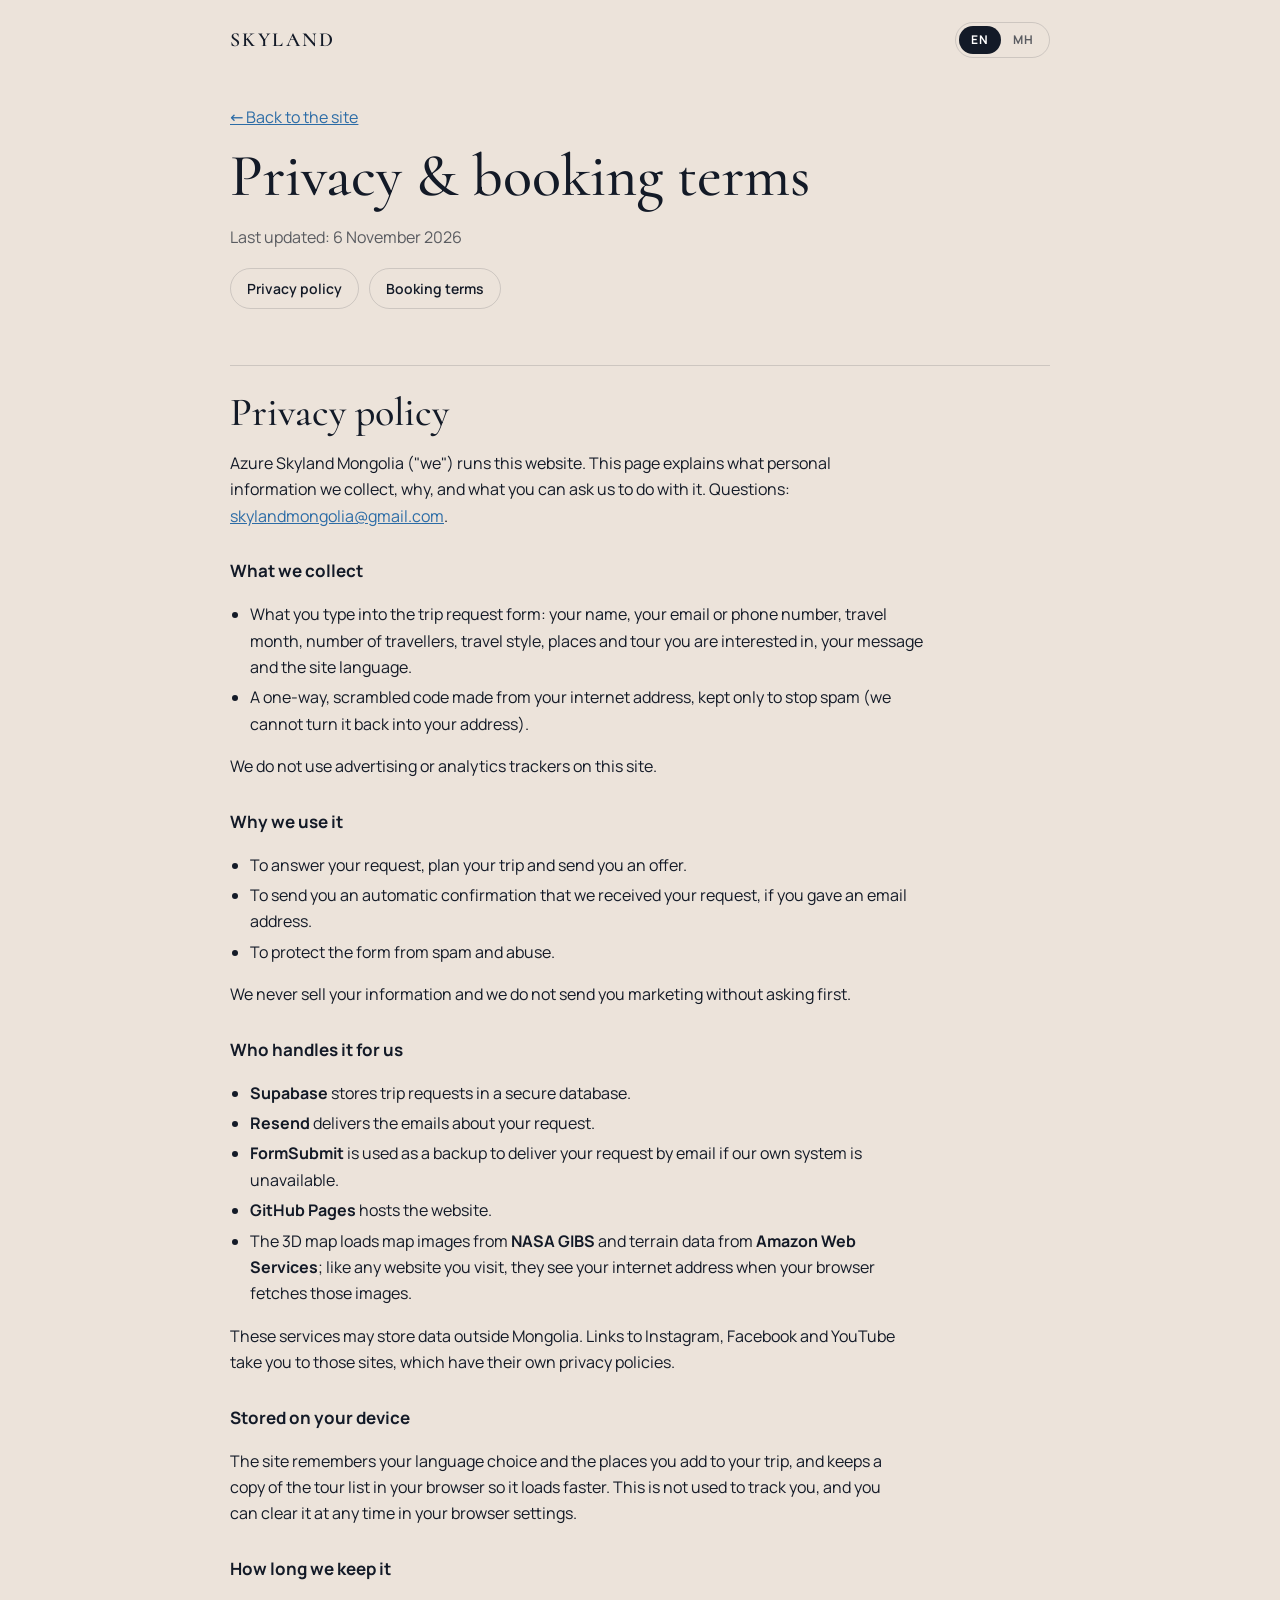
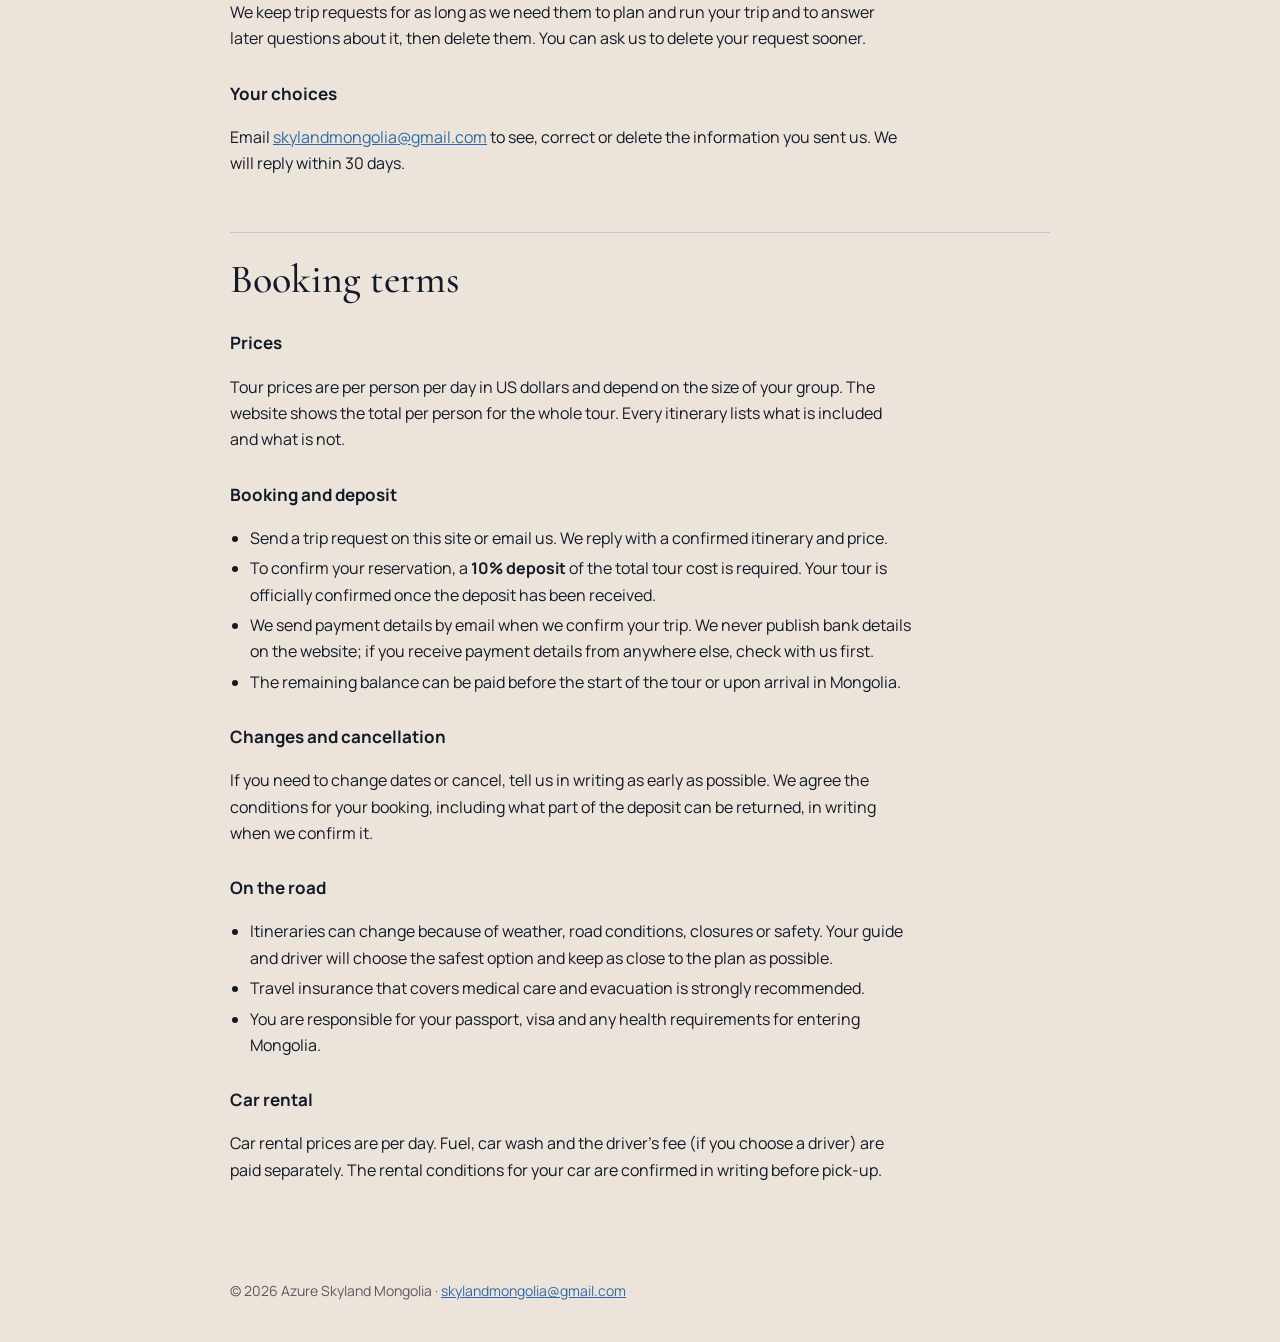
<file: legal.html>
<!doctype html>
<html lang="en">
<head>
<meta charset="utf-8">
<meta name="viewport" content="width=device-width, initial-scale=1, viewport-fit=cover">
<title>Privacy & booking terms · Azure Skyland Mongolia</title>
<meta name="description" content="How Azure Skyland Mongolia handles your personal data, and how booking, deposits and payment work.">
<link rel="canonical" href="https://skylandmongolia.com/legal.html">
<link rel="icon" href="assets/favicon.svg" type="image/svg+xml">
<link rel="stylesheet" href="fonts.css">
<style>
:root{--sand:#ECE3DA;--ink:#131A27;--ink2:rgba(19,26,39,.68);--line:rgba(19,26,39,.14);--azure:#2C6CA6;--sans:'Manrope',system-ui,-apple-system,'Segoe UI',Roboto,Arial,sans-serif;--serif:'Cormorant',Georgia,serif;color-scheme:light}
*{box-sizing:border-box}
body{margin:0;background:var(--sand);color:var(--ink);font:16px/1.65 var(--sans)}
a{color:var(--azure)}
.top{display:flex;align-items:center;gap:16px;justify-content:space-between;max-width:860px;margin:0 auto;padding:22px max(20px,env(safe-area-inset-right,0px)) 0 max(20px,env(safe-area-inset-left,0px))}
.brand{font:600 20px/1 var(--serif);letter-spacing:.12em;color:var(--ink);text-decoration:none}
.lang{display:inline-flex;border:1px solid var(--line);border-radius:999px;padding:3px}
.lang button{border:0;background:transparent;font:700 12px/1 var(--sans);letter-spacing:.08em;padding:8px 12px;border-radius:999px;cursor:pointer;color:var(--ink2)}
.lang button[aria-pressed=true]{background:var(--ink);color:#fff}
main{max-width:860px;margin:0 auto;padding:30px max(20px,env(safe-area-inset-right,0px)) 80px max(20px,env(safe-area-inset-left,0px))}
h1{font:500 clamp(40px,6vw,60px)/1.02 var(--serif);margin:10px 0 8px;text-wrap:balance}
h2{font:500 clamp(30px,4vw,40px)/1.1 var(--serif);margin:56px 0 10px;padding-top:24px;border-top:1px solid var(--line)}
h3{font-size:17px;margin:28px 0 6px}
p,li{max-width:68ch}
.muted{color:var(--ink2)}
ul{padding-left:20px}
li{margin:4px 0}
.toc{display:flex;gap:10px;flex-wrap:wrap;margin:18px 0 0}
.toc a{border:1px solid var(--line);border-radius:999px;padding:8px 16px;text-decoration:none;color:var(--ink);font-weight:600;font-size:14px}
[data-l]{display:none}
html[lang=en] [data-l=en],html[lang=mn] [data-l=mn]{display:revert}
footer{max-width:860px;margin:0 auto;padding:0 max(20px,env(safe-area-inset-right,0px)) 40px max(20px,env(safe-area-inset-left,0px));color:var(--ink2);font-size:14px}
</style>
</head>
<body>
<header class="top">
  <a class="brand" href="./">SKYLAND</a>
  <div class="lang" role="group" aria-label="Language"><button type="button" data-set="en" aria-pressed="true">EN</button><button type="button" data-set="mn" aria-pressed="false">МН</button></div>
</header>
<main>
  <p class="muted"><a href="./" data-l="en">← Back to the site</a><a href="./?lang=mn" data-l="mn">← Сайт руу буцах</a></p>
  <h1><span data-l="en">Privacy & booking terms</span><span data-l="mn">Нууцлал ба захиалгын нөхцөл</span></h1>
  <p class="muted"><span data-l="en">Last updated: 6 November 2026</span><span data-l="mn">Сүүлд шинэчилсэн: 2026 оны 11-р сарын 6</span></p>
  <nav class="toc"><a href="#privacy"><span data-l="en">Privacy policy</span><span data-l="mn">Нууцлалын бодлого</span></a><a href="#terms"><span data-l="en">Booking terms</span><span data-l="mn">Захиалгын нөхцөл</span></a></nav>

  <!-- ===================== PRIVACY ===================== -->
  <h2 id="privacy"><span data-l="en">Privacy policy</span><span data-l="mn">Нууцлалын бодлого</span></h2>
  <div data-l="en">
    <p>Azure Skyland Mongolia ("we") runs this website. This page explains what personal information we collect, why, and what you can ask us to do with it. Questions: <a href="mailto:skylandmongolia@gmail.com">skylandmongolia@gmail.com</a>.</p>
    <h3>What we collect</h3>
    <ul>
      <li>What you type into the trip request form: your name, your email or phone number, travel month, number of travellers, travel style, places and tour you are interested in, your message and the site language.</li>
      <li>A one-way, scrambled code made from your internet address, kept only to stop spam (we cannot turn it back into your address).</li>
    </ul>
    <p>We do not use advertising or analytics trackers on this site.</p>
    <h3>Why we use it</h3>
    <ul>
      <li>To answer your request, plan your trip and send you an offer.</li>
      <li>To send you an automatic confirmation that we received your request, if you gave an email address.</li>
      <li>To protect the form from spam and abuse.</li>
    </ul>
    <p>We never sell your information and we do not send you marketing without asking first.</p>
    <h3>Who handles it for us</h3>
    <ul>
      <li><b>Supabase</b> stores trip requests in a secure database.</li>
      <li><b>Resend</b> delivers the emails about your request.</li>
      <li><b>FormSubmit</b> is used as a backup to deliver your request by email if our own system is unavailable.</li>
      <li><b>GitHub Pages</b> hosts the website.</li>
      <li>The 3D map loads map images from <b>NASA GIBS</b> and terrain data from <b>Amazon Web Services</b>; like any website you visit, they see your internet address when your browser fetches those images.</li>
    </ul>
    <p>These services may store data outside Mongolia. Links to Instagram, Facebook and YouTube take you to those sites, which have their own privacy policies.</p>
    <h3>Stored on your device</h3>
    <p>The site remembers your language choice and the places you add to your trip, and keeps a copy of the tour list in your browser so it loads faster. This is not used to track you, and you can clear it at any time in your browser settings.</p>
    <h3>How long we keep it</h3>
    <p>We keep trip requests for as long as we need them to plan and run your trip and to answer later questions about it, then delete them. You can ask us to delete your request sooner.</p>
    <h3>Your choices</h3>
    <p>Email <a href="mailto:skylandmongolia@gmail.com">skylandmongolia@gmail.com</a> to see, correct or delete the information you sent us. We will reply within 30 days.</p>
  </div>
  <div data-l="mn">
    <p>Энэ сайтыг Azure Skyland Mongolia ("бид") ажиллуулдаг. Энэ хуудсанд бид ямар хувийн мэдээлэл цуглуулдаг, юунд ашигладаг, та юу хүсэж болохыг тайлбарлав. Асуулт байвал: <a href="mailto:skylandmongolia@gmail.com">skylandmongolia@gmail.com</a>.</p>
    <h3>Бид юу цуглуулдаг вэ</h3>
    <ul>
      <li>Аяллын хүсэлтийн формд таны бичсэн мэдээлэл: нэр, имэйл эсвэл утасны дугаар, аялах сар, хүний тоо, аяллын төрөл, сонирхсон газар, аялал, захидал, сайтын хэл.</li>
      <li>Спамаас хамгаалах зорилгоор таны интернет хаягаас үүсгэсэн, буцааж тайлах боломжгүй код.</li>
    </ul>
    <p>Энэ сайт зар сурталчилгааны болон хэрэглэгч хянах (analytics) хэрэгсэл ашигладаггүй.</p>
    <h3>Юунд ашигладаг вэ</h3>
    <ul>
      <li>Таны хүсэлтэд хариулах, аяллыг тань төлөвлөх, санал илгээх.</li>
      <li>Имэйлээ үлдээсэн бол хүсэлтийг тань хүлээн авсан тухай автомат баталгаажуулалт илгээх.</li>
      <li>Формыг спам, хууль бус хэрэглээнээс хамгаалах.</li>
    </ul>
    <p>Бид таны мэдээллийг хэзээ ч худалдахгүй, зөвшөөрөлгүйгээр сурталчилгаа илгээхгүй.</p>
    <h3>Мэдээллийг хэн боловсруулдаг вэ</h3>
    <ul>
      <li><b>Supabase</b>: аяллын хүсэлтийг аюулгүй мэдээллийн санд хадгална.</li>
      <li><b>Resend</b>: хүсэлттэй холбоотой имэйлийг хүргэнэ.</li>
      <li><b>FormSubmit</b>: манай систем ажиллахгүй үед хүсэлтийг имэйлээр хүргэх нөөц хэрэгсэл.</li>
      <li><b>GitHub Pages</b>: сайтыг байршуулдаг.</li>
      <li>3D газрын зураг <b>NASA GIBS</b>-ээс зураг, <b>Amazon Web Services</b>-ээс газрын өндрийн мэдээлэл ачаална. Бусад сайтын нэгэн адил тэд таны интернет хаягийг харна.</li>
    </ul>
    <p>Эдгээр үйлчилгээ мэдээллийг Монголоос гадна хадгалж болно. Instagram, Facebook, YouTube-ийн холбоосууд тэдгээр сайт руу аваачна, тэд өөрсдийн нууцлалын бодлоготой.</p>
    <h3>Таны төхөөрөмж дээр хадгалагдах зүйл</h3>
    <p>Сайт таны сонгосон хэл, аялалдаа нэмсэн газруудыг санаж, хурдан ачаалахын тулд аяллын жагсаалтын хуулбарыг хөтөч дээр тань хадгална. Энэ нь таныг хянахад ашиглагддаггүй бөгөөд та хөтчийнхөө тохиргооноос хэзээ ч устгаж болно.</p>
    <h3>Хэр удаан хадгалах вэ</h3>
    <p>Аяллыг тань төлөвлөж, явуулж, дараа нь гарах асуултад хариулахад шаардлагатай хугацаанд хадгалаад устгана. Та эрт устгуулахыг хүсэж болно.</p>
    <h3>Таны эрх</h3>
    <p>Илгээсэн мэдээллээ харах, засах, устгуулахыг хүсвэл <a href="mailto:skylandmongolia@gmail.com">skylandmongolia@gmail.com</a> хаягаар бичээрэй. Бид 30 хоногийн дотор хариулна.</p>
  </div>

  <!-- ===================== TERMS ===================== -->
  <h2 id="terms"><span data-l="en">Booking terms</span><span data-l="mn">Захиалгын нөхцөл</span></h2>
  <div data-l="en">
    <h3>Prices</h3>
    <p>Tour prices are per person per day in US dollars and depend on the size of your group. The website shows the total per person for the whole tour. Every itinerary lists what is included and what is not.</p>
    <h3>Booking and deposit</h3>
    <ul>
      <li>Send a trip request on this site or email us. We reply with a confirmed itinerary and price.</li>
      <li>To confirm your reservation, a <b>10% deposit</b> of the total tour cost is required. Your tour is officially confirmed once the deposit has been received.</li>
      <li>We send payment details by email when we confirm your trip. We never publish bank details on the website; if you receive payment details from anywhere else, check with us first.</li>
      <li>The remaining balance can be paid before the start of the tour or upon arrival in Mongolia.</li>
    </ul>
    <h3>Changes and cancellation</h3>
    <p>If you need to change dates or cancel, tell us in writing as early as possible. We agree the conditions for your booking, including what part of the deposit can be returned, in writing when we confirm it.</p>
    <h3>On the road</h3>
    <ul>
      <li>Itineraries can change because of weather, road conditions, closures or safety. Your guide and driver will choose the safest option and keep as close to the plan as possible.</li>
      <li>Travel insurance that covers medical care and evacuation is strongly recommended.</li>
      <li>You are responsible for your passport, visa and any health requirements for entering Mongolia.</li>
    </ul>
    <h3>Car rental</h3>
    <p>Car rental prices are per day. Fuel, car wash and the driver's fee (if you choose a driver) are paid separately. The rental conditions for your car are confirmed in writing before pick-up.</p>
  </div>
  <div data-l="mn">
    <h3>Үнэ</h3>
    <p>Аяллын үнэ нь нэг хүний нэг өдрийн үнэ бөгөөд ам.доллараар тооцогдож, бүлгийн хүний тооноос хамаарна. Сайт аяллын нийт үнийг нэг хүнд ногдохоор харуулдаг. Хөтөлбөр бүрт юу багтсан, юу багтаагүйг бичсэн.</p>
    <h3>Захиалга ба урьдчилгаа</h3>
    <ul>
      <li>Энэ сайтаар аяллын хүсэлт илгээх эсвэл бидэнд имэйл бичнэ. Бид баталгаажсан хөтөлбөр, үнийг илгээнэ.</li>
      <li>Захиалгаа баталгаажуулахын тулд аяллын нийт үнийн <b>10%-ийн урьдчилгаа</b> төлнө. Урьдчилгаа орсны дараа аялал албан ёсоор баталгаажна.</li>
      <li>Төлбөрийн мэдээллийг аяллыг баталгаажуулахдаа имэйлээр илгээнэ. Бид дансны мэдээллийг сайтад хэзээ ч нийтэлдэггүй. Өөр газраас төлбөрийн мэдээлэл ирвэл эхлээд бидэнтэй шалгаарай.</li>
      <li>Үлдэгдлийг аялал эхлэхээс өмнө эсвэл Монголд ирэхдээ төлж болно.</li>
    </ul>
    <h3>Өөрчлөлт ба цуцлалт</h3>
    <p>Огноо өөрчлөх эсвэл цуцлах шаардлагатай бол аль болох эрт бичгээр мэдэгдээрэй. Урьдчилгааны аль хэсгийг буцаах зэрэг таны захиалгын нөхцөлийг баталгаажуулах үед бичгээр тохирно.</p>
    <h3>Аяллын үеэр</h3>
    <ul>
      <li>Цаг агаар, замын нөхцөл, хаалт, аюулгүй байдлын улмаас хөтөлбөр өөрчлөгдөж болно. Хөтөч, жолооч хамгийн аюулгүй хувилбарыг сонгож, төлөвлөгөөнд аль болох ойр байлгана.</li>
      <li>Эмнэлгийн тусламж, нүүлгэн шилжүүлэлтийг хамарсан аяллын даатгал авахыг зөвлөж байна.</li>
      <li>Паспорт, виз болон Монголд нэвтрэхэд шаардлагатай эрүүл мэндийн нөхцлийг аялагч өөрөө хариуцна.</li>
    </ul>
    <h3>Машин түрээс</h3>
    <p>Машин түрээсийн үнэ өдрөөр тооцогдоно. Шатахуун, угаалга, жолоочийн хөлс (жолоочтой бол) тусдаа төлөгдөнө. Таны түрээсийн нөхцлийг машин хүлээлгэн өгөхөөс өмнө бичгээр баталгаажуулна.</p>
  </div>
</main>
<footer>© 2026 Azure Skyland Mongolia · <a href="mailto:skylandmongolia@gmail.com">skylandmongolia@gmail.com</a></footer>
<script>
(function () {
  var q = new URLSearchParams(location.search).get('lang'), saved = null;
  try { saved = localStorage.getItem('sky-lang'); } catch (e) {}
  function set(l, save) {
    l = l === 'mn' ? 'mn' : 'en'; document.documentElement.lang = l;
    document.querySelectorAll('[data-set]').forEach(function (b) { b.setAttribute('aria-pressed', String(b.dataset.set === l)); });
    document.title = l === 'mn' ? 'Нууцлал ба захиалгын нөхцөл · Azure Skyland Mongolia' : 'Privacy & booking terms · Azure Skyland Mongolia';
    if (save) { try { localStorage.setItem('sky-lang', l); } catch (e) {} }
  }
  set(q || saved || (navigator.language || '').slice(0, 2));
  document.querySelectorAll('[data-set]').forEach(function (b) { b.onclick = function () { set(b.dataset.set, true); }; });
})();
</script>
</body>
</html>
</file>
<file: fonts.css>
/* cormorant-cyrillic-ext-300-normal */
@font-face {
  font-family: 'Cormorant';
  font-style: normal;
  font-display: swap;
  font-weight: 300;
  src: url(fonts/cormorant-cyrillic-ext-300-normal.woff2) format('woff2');
  unicode-range: U+0460-052F,U+1C80-1C8A,U+20B4,U+2DE0-2DFF,U+A640-A69F,U+FE2E-FE2F;
}
/* cormorant-cyrillic-300-normal */
@font-face {
  font-family: 'Cormorant';
  font-style: normal;
  font-display: swap;
  font-weight: 300;
  src: url(fonts/cormorant-cyrillic-300-normal.woff2) format('woff2');
  unicode-range: U+0301,U+0400-045F,U+0490-0491,U+04B0-04B1,U+2116;
}
/* cormorant-latin-ext-300-normal */
@font-face {
  font-family: 'Cormorant';
  font-style: normal;
  font-display: swap;
  font-weight: 300;
  src: url(fonts/cormorant-latin-ext-300-normal.woff2) format('woff2');
  unicode-range: U+0100-02BA,U+02BD-02C5,U+02C7-02CC,U+02CE-02D7,U+02DD-02FF,U+0304,U+0308,U+0329,U+1D00-1DBF,U+1E00-1E9F,U+1EF2-1EFF,U+2020,U+20A0-20AB,U+20AD-20C0,U+2113,U+2C60-2C7F,U+A720-A7FF;
}
/* cormorant-latin-300-normal */
@font-face {
  font-family: 'Cormorant';
  font-style: normal;
  font-display: swap;
  font-weight: 300;
  src: url(fonts/cormorant-latin-300-normal.woff2) format('woff2');
  unicode-range: U+0000-00FF,U+0131,U+0152-0153,U+02BB-02BC,U+02C6,U+02DA,U+02DC,U+0304,U+0308,U+0329,U+2000-206F,U+20AC,U+2122,U+2191,U+2193,U+2212,U+2215,U+FEFF,U+FFFD;
}
/* cormorant-cyrillic-ext-400-normal */
@font-face {
  font-family: 'Cormorant';
  font-style: normal;
  font-display: swap;
  font-weight: 400;
  src: url(fonts/cormorant-cyrillic-ext-400-normal.woff2) format('woff2');
  unicode-range: U+0460-052F,U+1C80-1C8A,U+20B4,U+2DE0-2DFF,U+A640-A69F,U+FE2E-FE2F;
}
/* cormorant-cyrillic-400-normal */
@font-face {
  font-family: 'Cormorant';
  font-style: normal;
  font-display: swap;
  font-weight: 400;
  src: url(fonts/cormorant-cyrillic-400-normal.woff2) format('woff2');
  unicode-range: U+0301,U+0400-045F,U+0490-0491,U+04B0-04B1,U+2116;
}
/* cormorant-latin-ext-400-normal */
@font-face {
  font-family: 'Cormorant';
  font-style: normal;
  font-display: swap;
  font-weight: 400;
  src: url(fonts/cormorant-latin-ext-400-normal.woff2) format('woff2');
  unicode-range: U+0100-02BA,U+02BD-02C5,U+02C7-02CC,U+02CE-02D7,U+02DD-02FF,U+0304,U+0308,U+0329,U+1D00-1DBF,U+1E00-1E9F,U+1EF2-1EFF,U+2020,U+20A0-20AB,U+20AD-20C0,U+2113,U+2C60-2C7F,U+A720-A7FF;
}
/* cormorant-latin-400-normal */
@font-face {
  font-family: 'Cormorant';
  font-style: normal;
  font-display: swap;
  font-weight: 400;
  src: url(fonts/cormorant-latin-400-normal.woff2) format('woff2');
  unicode-range: U+0000-00FF,U+0131,U+0152-0153,U+02BB-02BC,U+02C6,U+02DA,U+02DC,U+0304,U+0308,U+0329,U+2000-206F,U+20AC,U+2122,U+2191,U+2193,U+2212,U+2215,U+FEFF,U+FFFD;
}
/* cormorant-cyrillic-ext-500-normal */
@font-face {
  font-family: 'Cormorant';
  font-style: normal;
  font-display: swap;
  font-weight: 500;
  src: url(fonts/cormorant-cyrillic-ext-500-normal.woff2) format('woff2');
  unicode-range: U+0460-052F,U+1C80-1C8A,U+20B4,U+2DE0-2DFF,U+A640-A69F,U+FE2E-FE2F;
}
/* cormorant-cyrillic-500-normal */
@font-face {
  font-family: 'Cormorant';
  font-style: normal;
  font-display: swap;
  font-weight: 500;
  src: url(fonts/cormorant-cyrillic-500-normal.woff2) format('woff2');
  unicode-range: U+0301,U+0400-045F,U+0490-0491,U+04B0-04B1,U+2116;
}
/* cormorant-latin-ext-500-normal */
@font-face {
  font-family: 'Cormorant';
  font-style: normal;
  font-display: swap;
  font-weight: 500;
  src: url(fonts/cormorant-latin-ext-500-normal.woff2) format('woff2');
  unicode-range: U+0100-02BA,U+02BD-02C5,U+02C7-02CC,U+02CE-02D7,U+02DD-02FF,U+0304,U+0308,U+0329,U+1D00-1DBF,U+1E00-1E9F,U+1EF2-1EFF,U+2020,U+20A0-20AB,U+20AD-20C0,U+2113,U+2C60-2C7F,U+A720-A7FF;
}
/* cormorant-latin-500-normal */
@font-face {
  font-family: 'Cormorant';
  font-style: normal;
  font-display: swap;
  font-weight: 500;
  src: url(fonts/cormorant-latin-500-normal.woff2) format('woff2');
  unicode-range: U+0000-00FF,U+0131,U+0152-0153,U+02BB-02BC,U+02C6,U+02DA,U+02DC,U+0304,U+0308,U+0329,U+2000-206F,U+20AC,U+2122,U+2191,U+2193,U+2212,U+2215,U+FEFF,U+FFFD;
}
/* cormorant-cyrillic-ext-600-normal */
@font-face {
  font-family: 'Cormorant';
  font-style: normal;
  font-display: swap;
  font-weight: 600;
  src: url(fonts/cormorant-cyrillic-ext-600-normal.woff2) format('woff2');
  unicode-range: U+0460-052F,U+1C80-1C8A,U+20B4,U+2DE0-2DFF,U+A640-A69F,U+FE2E-FE2F;
}
/* cormorant-cyrillic-600-normal */
@font-face {
  font-family: 'Cormorant';
  font-style: normal;
  font-display: swap;
  font-weight: 600;
  src: url(fonts/cormorant-cyrillic-600-normal.woff2) format('woff2');
  unicode-range: U+0301,U+0400-045F,U+0490-0491,U+04B0-04B1,U+2116;
}
/* cormorant-latin-ext-600-normal */
@font-face {
  font-family: 'Cormorant';
  font-style: normal;
  font-display: swap;
  font-weight: 600;
  src: url(fonts/cormorant-latin-ext-600-normal.woff2) format('woff2');
  unicode-range: U+0100-02BA,U+02BD-02C5,U+02C7-02CC,U+02CE-02D7,U+02DD-02FF,U+0304,U+0308,U+0329,U+1D00-1DBF,U+1E00-1E9F,U+1EF2-1EFF,U+2020,U+20A0-20AB,U+20AD-20C0,U+2113,U+2C60-2C7F,U+A720-A7FF;
}
/* cormorant-latin-600-normal */
@font-face {
  font-family: 'Cormorant';
  font-style: normal;
  font-display: swap;
  font-weight: 600;
  src: url(fonts/cormorant-latin-600-normal.woff2) format('woff2');
  unicode-range: U+0000-00FF,U+0131,U+0152-0153,U+02BB-02BC,U+02C6,U+02DA,U+02DC,U+0304,U+0308,U+0329,U+2000-206F,U+20AC,U+2122,U+2191,U+2193,U+2212,U+2215,U+FEFF,U+FFFD;
}
/* manrope-cyrillic-ext-400-normal */
@font-face {
  font-family: 'Manrope';
  font-style: normal;
  font-display: swap;
  font-weight: 400;
  src: url(fonts/manrope-cyrillic-ext-400-normal.woff2) format('woff2');
  unicode-range: U+0460-052F,U+1C80-1C8A,U+20B4,U+2DE0-2DFF,U+A640-A69F,U+FE2E-FE2F;
}
/* manrope-cyrillic-400-normal */
@font-face {
  font-family: 'Manrope';
  font-style: normal;
  font-display: swap;
  font-weight: 400;
  src: url(fonts/manrope-cyrillic-400-normal.woff2) format('woff2');
  unicode-range: U+0301,U+0400-045F,U+0490-0491,U+04B0-04B1,U+2116;
}
/* manrope-latin-ext-400-normal */
@font-face {
  font-family: 'Manrope';
  font-style: normal;
  font-display: swap;
  font-weight: 400;
  src: url(fonts/manrope-latin-ext-400-normal.woff2) format('woff2');
  unicode-range: U+0100-02BA,U+02BD-02C5,U+02C7-02CC,U+02CE-02D7,U+02DD-02FF,U+0304,U+0308,U+0329,U+1D00-1DBF,U+1E00-1E9F,U+1EF2-1EFF,U+2020,U+20A0-20AB,U+20AD-20C0,U+2113,U+2C60-2C7F,U+A720-A7FF;
}
/* manrope-latin-400-normal */
@font-face {
  font-family: 'Manrope';
  font-style: normal;
  font-display: swap;
  font-weight: 400;
  src: url(fonts/manrope-latin-400-normal.woff2) format('woff2');
  unicode-range: U+0000-00FF,U+0131,U+0152-0153,U+02BB-02BC,U+02C6,U+02DA,U+02DC,U+0304,U+0308,U+0329,U+2000-206F,U+20AC,U+2122,U+2191,U+2193,U+2212,U+2215,U+FEFF,U+FFFD;
}
/* manrope-cyrillic-ext-500-normal */
@font-face {
  font-family: 'Manrope';
  font-style: normal;
  font-display: swap;
  font-weight: 500;
  src: url(fonts/manrope-cyrillic-ext-500-normal.woff2) format('woff2');
  unicode-range: U+0460-052F,U+1C80-1C8A,U+20B4,U+2DE0-2DFF,U+A640-A69F,U+FE2E-FE2F;
}
/* manrope-cyrillic-500-normal */
@font-face {
  font-family: 'Manrope';
  font-style: normal;
  font-display: swap;
  font-weight: 500;
  src: url(fonts/manrope-cyrillic-500-normal.woff2) format('woff2');
  unicode-range: U+0301,U+0400-045F,U+0490-0491,U+04B0-04B1,U+2116;
}
/* manrope-latin-ext-500-normal */
@font-face {
  font-family: 'Manrope';
  font-style: normal;
  font-display: swap;
  font-weight: 500;
  src: url(fonts/manrope-latin-ext-500-normal.woff2) format('woff2');
  unicode-range: U+0100-02BA,U+02BD-02C5,U+02C7-02CC,U+02CE-02D7,U+02DD-02FF,U+0304,U+0308,U+0329,U+1D00-1DBF,U+1E00-1E9F,U+1EF2-1EFF,U+2020,U+20A0-20AB,U+20AD-20C0,U+2113,U+2C60-2C7F,U+A720-A7FF;
}
/* manrope-latin-500-normal */
@font-face {
  font-family: 'Manrope';
  font-style: normal;
  font-display: swap;
  font-weight: 500;
  src: url(fonts/manrope-latin-500-normal.woff2) format('woff2');
  unicode-range: U+0000-00FF,U+0131,U+0152-0153,U+02BB-02BC,U+02C6,U+02DA,U+02DC,U+0304,U+0308,U+0329,U+2000-206F,U+20AC,U+2122,U+2191,U+2193,U+2212,U+2215,U+FEFF,U+FFFD;
}
/* manrope-cyrillic-ext-600-normal */
@font-face {
  font-family: 'Manrope';
  font-style: normal;
  font-display: swap;
  font-weight: 600;
  src: url(fonts/manrope-cyrillic-ext-600-normal.woff2) format('woff2');
  unicode-range: U+0460-052F,U+1C80-1C8A,U+20B4,U+2DE0-2DFF,U+A640-A69F,U+FE2E-FE2F;
}
/* manrope-cyrillic-600-normal */
@font-face {
  font-family: 'Manrope';
  font-style: normal;
  font-display: swap;
  font-weight: 600;
  src: url(fonts/manrope-cyrillic-600-normal.woff2) format('woff2');
  unicode-range: U+0301,U+0400-045F,U+0490-0491,U+04B0-04B1,U+2116;
}
/* manrope-latin-ext-600-normal */
@font-face {
  font-family: 'Manrope';
  font-style: normal;
  font-display: swap;
  font-weight: 600;
  src: url(fonts/manrope-latin-ext-600-normal.woff2) format('woff2');
  unicode-range: U+0100-02BA,U+02BD-02C5,U+02C7-02CC,U+02CE-02D7,U+02DD-02FF,U+0304,U+0308,U+0329,U+1D00-1DBF,U+1E00-1E9F,U+1EF2-1EFF,U+2020,U+20A0-20AB,U+20AD-20C0,U+2113,U+2C60-2C7F,U+A720-A7FF;
}
/* manrope-latin-600-normal */
@font-face {
  font-family: 'Manrope';
  font-style: normal;
  font-display: swap;
  font-weight: 600;
  src: url(fonts/manrope-latin-600-normal.woff2) format('woff2');
  unicode-range: U+0000-00FF,U+0131,U+0152-0153,U+02BB-02BC,U+02C6,U+02DA,U+02DC,U+0304,U+0308,U+0329,U+2000-206F,U+20AC,U+2122,U+2191,U+2193,U+2212,U+2215,U+FEFF,U+FFFD;
}
/* manrope-cyrillic-ext-700-normal */
@font-face {
  font-family: 'Manrope';
  font-style: normal;
  font-display: swap;
  font-weight: 700;
  src: url(fonts/manrope-cyrillic-ext-700-normal.woff2) format('woff2');
  unicode-range: U+0460-052F,U+1C80-1C8A,U+20B4,U+2DE0-2DFF,U+A640-A69F,U+FE2E-FE2F;
}
/* manrope-cyrillic-700-normal */
@font-face {
  font-family: 'Manrope';
  font-style: normal;
  font-display: swap;
  font-weight: 700;
  src: url(fonts/manrope-cyrillic-700-normal.woff2) format('woff2');
  unicode-range: U+0301,U+0400-045F,U+0490-0491,U+04B0-04B1,U+2116;
}
/* manrope-latin-ext-700-normal */
@font-face {
  font-family: 'Manrope';
  font-style: normal;
  font-display: swap;
  font-weight: 700;
  src: url(fonts/manrope-latin-ext-700-normal.woff2) format('woff2');
  unicode-range: U+0100-02BA,U+02BD-02C5,U+02C7-02CC,U+02CE-02D7,U+02DD-02FF,U+0304,U+0308,U+0329,U+1D00-1DBF,U+1E00-1E9F,U+1EF2-1EFF,U+2020,U+20A0-20AB,U+20AD-20C0,U+2113,U+2C60-2C7F,U+A720-A7FF;
}
/* manrope-latin-700-normal */
@font-face {
  font-family: 'Manrope';
  font-style: normal;
  font-display: swap;
  font-weight: 700;
  src: url(fonts/manrope-latin-700-normal.woff2) format('woff2');
  unicode-range: U+0000-00FF,U+0131,U+0152-0153,U+02BB-02BC,U+02C6,U+02DA,U+02DC,U+0304,U+0308,U+0329,U+2000-206F,U+20AC,U+2122,U+2191,U+2193,U+2212,U+2215,U+FEFF,U+FFFD;
}
</file>
<file: styles.css>
/* Skyland Mongolia — styles. Tokens from DESIGN.md */
:root{
  --sand:#ECE3DA; --sand-rgb:236,227,218; --mist:#F6F1EC; --ink:#131A27; --azure:#2C6CA6; --dusk:#C9B8CF;
  --line:rgba(19,26,39,.16); --ink-2:rgba(19,26,39,.68);
  --g:clamp(16px,4.4vw,64px); --maxw:1280px;
  --serif:'Cormorant',Georgia,'Times New Roman',serif;
  --sans:'Manrope',system-ui,-apple-system,'Segoe UI',Roboto,Arial,sans-serif;
  --ease:cubic-bezier(.2,.7,.1,1);
  --hh:max(100svh,640px);
  color-scheme:light;
}
*,*::before,*::after{box-sizing:border-box}
html{-webkit-text-size-adjust:100%;scroll-behavior:auto}
html.rm{scroll-behavior:smooth}
body{margin:0;background:var(--sand);color:var(--ink);font:400 16px/1.6 var(--sans);-webkit-font-smoothing:antialiased;overflow-x:hidden}
img{display:block;max-width:100%}
a{color:inherit}
button,input,select,textarea{font:inherit;color:inherit}
button{cursor:pointer}
button,a,select,label{touch-action:manipulation}
svg{width:1em;height:1em;flex:none}
.sr{position:absolute!important;width:1px;height:1px;overflow:hidden;clip:rect(0 0 0 0);white-space:nowrap}
.skip{position:fixed;left:12px;top:-60px;z-index:100;background:var(--ink);color:var(--sand);padding:10px 16px;border-radius:999px;text-decoration:none}
.skip:focus{top:12px}
:focus-visible{outline:2px solid var(--azure);outline-offset:3px}
.wrap{max-width:calc(var(--maxw) + var(--g)*2);margin:0 auto;padding:0 var(--g)}
.center{text-align:center}
.orn{color:currentColor;width:28px;height:28px}
.orn-lg{width:46px;height:46px;color:var(--ink);opacity:.8;margin:0 auto 18px;display:block}

/* type */
.h2{font:300 clamp(42px,5.4vw,80px)/1 var(--serif);letter-spacing:-.01em;margin:0 0 22px}
.lead{font-size:clamp(16px,1.25vw,18px);line-height:1.6;color:var(--ink-2);max-width:46ch;margin:0 0 28px}
.center .lead{margin-left:auto;margin-right:auto}
h3{font:400 clamp(26px,2.3vw,34px)/1.1 var(--serif);margin:0 0 10px}
.note{font-size:13px;color:var(--ink-2);margin:12px 0 0}

/* buttons */
.btn{display:inline-flex;align-items:center;justify-content:center;gap:10px;min-height:48px;padding:0 28px;border-radius:999px;border:1px solid transparent;font:600 12px/1 var(--sans);letter-spacing:.16em;text-transform:uppercase;text-decoration:none;transition:background .3s var(--ease),color .3s var(--ease),border-color .3s,transform .2s}
.btn svg{width:18px;height:18px}
.btn:active{transform:scale(.97)}
.btn-ink{background:var(--ink);color:var(--sand)}
.btn-ink:hover{background:#26324a}
.btn-ghost{border-color:var(--ink);color:var(--ink);background:transparent}
.btn-ghost:hover{background:var(--ink);color:var(--sand)}
.btn-light{background:#fff;color:var(--ink)}
.btn-light:hover{background:var(--sand)}
.btn-line-light{border-color:rgba(255,255,255,.7);color:#fff}
.btn-line-light:hover{background:rgba(255,255,255,.16)}
.btn-wide{width:100%}
.btn .orn{width:22px;height:22px}
.link{background:none;border:0;padding:0;font-size:13px;text-decoration:underline;text-underline-offset:3px;color:var(--ink-2)}

/* ========== header ========== */
.hdr{position:fixed;inset:0 0 auto;z-index:40;height:78px;padding:0 var(--g);display:grid;grid-template-columns:1fr auto 1fr;align-items:center;transition:background .4s,box-shadow .4s,height .4s}
.hdr.scrolled{background:rgba(var(--sand-rgb),.86);-webkit-backdrop-filter:blur(14px);backdrop-filter:blur(14px);box-shadow:0 1px 0 var(--line);height:66px}
.brand{display:inline-flex;align-items:center;gap:12px;text-decoration:none;justify-self:start}
.brand-mark{width:44px;height:44px;display:block;color:var(--ink);--logo-bg:#C9BEDA}
.hdr.scrolled .brand-mark{--logo-bg:var(--sand)}
.brand-mark svg,.foot-mark svg{width:100%;height:100%}
.brand-word{display:flex;flex-direction:column;line-height:1}
.brand-word b{font:500 21px/1 var(--serif);letter-spacing:.2em}
.brand-word i{font:600 9px/1 var(--sans);letter-spacing:.55em;font-style:normal;margin-top:5px}
.brand-word em{font:600 8px/1 var(--sans);letter-spacing:.62em;font-style:normal;margin-bottom:4px;opacity:.8}
.nav{display:flex;gap:clamp(18px,2.4vw,38px)}
.nav a,.mnav a{font:600 11.5px/1 var(--sans);letter-spacing:.17em;text-transform:uppercase;text-decoration:none;position:relative;padding:14px 0}
.nav a::after{content:"";position:absolute;left:0;right:0;bottom:8px;height:1px;background:currentColor;transform:scaleX(0);transform-origin:right;transition:transform .4s var(--ease)}
.nav a:hover::after,.nav a.on::after{transform:scaleX(1);transform-origin:left}
.hdr-right{justify-self:end;display:flex;align-items:center;gap:18px}
.lang{position:relative}
.lang-btn{display:inline-flex;align-items:center;gap:7px;min-height:40px;padding:0 13px 0 11px;border:1px solid var(--line);border-radius:999px;background:none;font:600 11px/1 var(--sans);letter-spacing:.08em;color:var(--ink);cursor:pointer;touch-action:manipulation}
.lang-btn:hover,.lang-btn[aria-expanded="true"]{border-color:var(--ink)}
.lang-globe{width:16px;height:16px;flex:none}
.lang-list{position:absolute;right:0;top:calc(100% + 8px);min-width:200px;padding:6px;border:1px solid var(--line);border-radius:14px;background:var(--sand);box-shadow:0 18px 44px rgba(19,26,39,.18);display:grid;gap:2px;z-index:60}
.lang-list[hidden]{display:none}
.lang-list button,.mnav-langs button{display:flex;align-items:center;gap:12px;border:0;background:none;text-align:left;padding:10px 12px;border-radius:9px;font:500 14px/1.2 var(--sans);color:var(--ink);cursor:pointer;min-height:42px}
.lang-list button b,.mnav-langs button b{font:600 10.5px/1 var(--sans);letter-spacing:.06em;min-width:30px;color:var(--ink-2)}
.lang-list button:hover{background:rgba(var(--sand-rgb),.6);background:var(--mist)}
.lang-list button[aria-pressed="true"],.mnav-langs button[aria-pressed="true"]{background:var(--ink);color:var(--sand)}
.lang-list button[aria-pressed="true"] b,.mnav-langs button[aria-pressed="true"] b{color:inherit;opacity:.75}
.mnav-langs{display:flex;flex-wrap:wrap;gap:6px;margin:18px 0}
.mnav-langs button{border:1px solid var(--line);border-radius:999px;padding:8px 14px 8px 10px;font-size:13px;gap:8px;min-height:40px}
.mnav-langs button b{min-width:0}
.hdr-cta{min-height:42px;padding:0 20px;position:relative}
.trip-badge{display:inline-grid;place-items:center;min-width:20px;height:20px;border-radius:999px;background:var(--azure);color:#fff;font-size:11px;letter-spacing:0;padding:0 5px}
.trip-badge[hidden]{display:none}
.burger{display:none;width:44px;height:44px;border:1px solid var(--line);border-radius:999px;background:none;position:relative}
.burger span{position:absolute;left:13px;right:13px;height:1.5px;background:var(--ink);transition:transform .35s var(--ease)}
.burger span:nth-child(1){top:17px}.burger span:nth-child(2){top:25px}
.burger[aria-expanded="true"] span:nth-child(1){transform:translateY(4px) rotate(45deg)}
.burger[aria-expanded="true"] span:nth-child(2){transform:translateY(-4px) rotate(-45deg)}
.mnav{position:fixed;inset:0;z-index:35;background:var(--sand);padding:110px var(--g) 40px;display:flex;flex-direction:column;justify-content:space-between}
.mnav[hidden]{display:none}
.mnav nav{display:flex;flex-direction:column;gap:6px}
.mnav nav a{font:300 44px/1.15 var(--serif);letter-spacing:0;text-transform:none}
.mnav-foot{display:flex;gap:24px}
.mnav-foot a{font:600 12px/1 var(--sans);letter-spacing:.16em;text-transform:uppercase}

/* ========== hero ========== */
.hero{position:relative;height:var(--hh);overflow:hidden;background:#BFC9E6;isolation:isolate}
.hero-stage{position:absolute;left:50%;top:0;width:max(100%,calc(var(--hh) * 16 / 9));aspect-ratio:16/9;transform:translateX(-50%);container-type:inline-size}
.hero-bg,.hero-fg{position:absolute;inset:0;width:100%;height:100%;object-fit:cover;will-change:transform}
.hero-bg{z-index:0}
.hero-fg{z-index:2;pointer-events:none}
.hero-title{position:absolute;z-index:1;left:0;right:0;bottom:calc(100% - var(--wordline,47%) + var(--lift,0%));transition:bottom 1.2s ease;margin:0;display:flex;flex-direction:column;align-items:center;text-align:center;pointer-events:none}
.hero-kicker{font:500 clamp(13px,1.15cqw,20px)/1.2 var(--serif);letter-spacing:.34em;text-transform:uppercase;color:var(--ink);margin-bottom:clamp(6px,1cqw,18px);padding-left:.34em}
.hero-word{display:block;font:300 min(13.6cqw,15.4vw)/.8 var(--serif);letter-spacing:.04em;padding-left:.04em;color:#fff;text-shadow:0 6px 40px rgba(46,58,110,.18);white-space:nowrap}
.hero-word .ch{display:inline-block;will-change:transform}
html.js .hero-word{visibility:hidden}
html.js.split .hero-word,html.fallback .hero-word{visibility:visible}
.hero-bottom{position:absolute;z-index:3;left:0;right:0;bottom:0;padding:0 var(--g) clamp(22px,4vh,44px);display:flex;flex-direction:column;align-items:center}
.hero-bottom::before{content:"";position:absolute;inset:auto 0 0;height:150%;background:linear-gradient(to top,rgba(19,26,39,.55),rgba(19,26,39,0));z-index:-1;pointer-events:none}
.hero-sub{color:#fff;max-width:52ch;text-align:center;font-size:clamp(15px,1.15vw,17px);margin:0 0 54px;text-wrap:balance;text-shadow:0 1px 12px rgba(19,26,39,.35)}
.finder{position:relative;width:min(1000px,100%);background:var(--mist);border-radius:10px;padding:12px 12px 12px 8px;display:grid;grid-template-columns:1.25fr 1.1fr 1fr .8fr auto;align-items:center}
.finder-tab{position:absolute;left:50%;bottom:100%;transform:translateX(-50%);background:var(--mist);padding:9px 22px 6px;border-radius:10px 10px 0 0;font:500 13px/1 var(--serif);letter-spacing:.24em;text-transform:uppercase;display:flex;align-items:center;gap:8px;white-space:nowrap}
.finder-tab .orn{width:16px;height:16px}
.ff{display:flex;flex-direction:column;gap:2px;padding:4px 18px;border-left:1px solid var(--line);min-width:0;cursor:pointer}
.ff:first-of-type{border-left:0}
.ff-l{display:flex;align-items:center;gap:6px;font:500 11px/1.3 var(--sans);color:var(--ink-2)}
.ff-l svg{width:14px;height:14px}
.ff select{appearance:none;-webkit-appearance:none;border:0;background:transparent;font:600 14px/1.4 var(--sans);padding:2px 0;width:100%;text-overflow:ellipsis;cursor:pointer}
.finder-go{width:54px;height:54px;border-radius:999px;border:0;background:var(--ink);color:var(--sand);display:grid;place-items:center;transition:background .3s}
.finder-go:hover{background:var(--azure)}
.finder-go svg{width:20px;height:20px}

/* ========== destinations ========== */
.dest{padding:clamp(110px,13vw,190px) 0 clamp(80px,9vw,130px)}
.tabs{display:flex;justify-content:center;flex-wrap:wrap;gap:6px 30px;margin:10px 0 52px}
.tab{border:0;background:none;padding:10px 2px 18px;font:500 14px/1 var(--sans);color:var(--ink-2);position:relative;min-height:44px}
.tab::after{content:"";position:absolute;left:50%;bottom:4px;width:7px;height:7px;border:1px solid var(--ink);border-radius:50%;transform:translateX(-50%) scale(0);transition:transform .35s var(--ease)}
.tab[aria-selected="true"]{color:var(--ink)}
.tab[aria-selected="true"]::after{transform:translateX(-50%) scale(1)}
.track-wrap{position:relative}
.track{display:flex;gap:20px;overflow-x:auto;scroll-snap-type:x mandatory;scroll-padding-left:max(var(--g),calc((100vw - var(--maxw))/2));padding:6px max(var(--g),calc((100vw - var(--maxw))/2)) 30px;scrollbar-width:none;overscroll-behavior-x:contain}
.track::-webkit-scrollbar{display:none}
.card{position:relative;flex:0 0 clamp(250px,22vw,318px);aspect-ratio:2/3.05;border-radius:6px;overflow:hidden;scroll-snap-align:start;background:#cfc6bd;color:#fff;cursor:pointer;isolation:isolate}
.card[hidden]{display:none}
.card img{position:absolute;inset:0;width:100%;height:100%;object-fit:cover;transform:translateX(var(--px,0)) scale(1.12);transition:transform .9s var(--ease)}
.card::before{content:"";position:absolute;inset:40% 0 0;background:linear-gradient(to top,rgba(19,26,39,.82),rgba(19,26,39,0));z-index:1}
.card-ring{position:absolute;left:50%;top:42%;width:62%;aspect-ratio:1;border:1px solid rgba(255,255,255,.7);border-radius:50%;transform:translate(-50%,-50%) scale(.6);opacity:0;transition:transform .9s var(--ease),opacity .6s;z-index:1;pointer-events:none}
.card:hover img{transform:translateX(var(--px,0)) scale(1.18)}
@media (hover:hover) and (pointer:fine){.track{scroll-snap-type:none}}
.dest.grid-mode .card img{transform:scale(1.04)}
.dest.grid-mode .card:hover img{transform:scale(1.1)}
@media (prefers-reduced-motion:reduce){.card img{transform:none}}
.card:hover .card-ring,.card:focus-visible .card-ring{opacity:1;transform:translate(-50%,-50%) scale(1)}
.card-open{position:absolute;inset:0;z-index:2;border:0;background:none;padding:0;border-radius:6px}
.card-body{position:absolute;left:0;right:0;bottom:0;padding:20px 20px 18px;z-index:3;pointer-events:none}
.card-where{display:flex;align-items:center;gap:5px;font:600 11px/1.2 var(--sans);letter-spacing:.12em;text-transform:uppercase;opacity:.9;margin:0 0 6px}
.card-where svg{width:13px;height:13px}
.card-name{font:400 clamp(26px,2.2vw,31px)/1.02 var(--serif);margin:0 0 12px}
.card-meta{display:flex;align-items:center;justify-content:space-between;font-size:12px;border-top:1px solid rgba(255,255,255,.3);padding-top:10px}
.card-meta b{font-weight:600}
.card-add{position:absolute;top:14px;right:14px;z-index:4;width:44px;height:44px;border-radius:999px;border:1px solid rgba(255,255,255,.75);background:rgba(19,26,39,.18);-webkit-backdrop-filter:blur(6px);backdrop-filter:blur(6px);color:#fff;display:grid;place-items:center;transition:background .3s,transform .3s var(--ease)}
.card-add svg{width:20px;height:20px}
.card-add:hover{background:rgba(255,255,255,.28)}
.card-add[aria-pressed="true"]{background:var(--azure);border-color:var(--azure)}
.track-arrow{position:absolute;top:calc(50% - 15px);transform:translateY(-50%);z-index:5;width:56px;height:56px;border-radius:999px;border:1px solid rgba(255,255,255,.6);background:rgba(19,26,39,.55);-webkit-backdrop-filter:blur(8px);backdrop-filter:blur(8px);color:#fff;display:grid;place-items:center;transition:opacity .3s,background .3s}
.track-arrow:hover{background:var(--ink)}
.track-arrow svg{width:22px;height:22px}
.track-arrow.next{right:max(16px,calc((100vw - var(--maxw))/2 - 28px))}
.track-arrow.prev{left:max(16px,calc((100vw - var(--maxw))/2 - 28px))}
.track-arrow.prev svg{transform:scaleX(-1)}
.track-arrow[disabled]{opacity:0;pointer-events:none}
.dest .btn .count{opacity:.6;letter-spacing:.06em}
.dest.grid-mode .track{flex-wrap:wrap;overflow:visible;justify-content:center;max-width:calc(var(--maxw) + var(--g)*2);margin:0 auto;padding:6px var(--g) 40px;scroll-snap-type:none}
.dest.grid-mode .card{flex-basis:calc((100% - 60px)/4)}
.dest.grid-mode .track-arrow{display:none}

/* ========== journeys ========== */
.journeys{padding:clamp(90px,10vw,160px) 0}
.jgrid{display:grid;grid-template-columns:minmax(0,4fr) minmax(0,8fr);gap:clamp(28px,4vw,64px);align-items:start}
.jintro{position:sticky;top:130px}
.masonry{display:grid;grid-template-columns:repeat(3,1fr);gap:18px;align-items:start}
.mcol{display:flex;flex-direction:column;gap:18px;will-change:transform}
.mcol:nth-child(1){padding-top:220px}
.mcol:nth-child(2){padding-top:80px}
.jcard{position:relative;border-radius:6px;overflow:hidden;aspect-ratio:2/3;color:#fff;cursor:pointer;background:#cfc6bd;isolation:isolate;border:0;padding:0;text-align:center;display:block;width:100%}
.mcol:nth-child(odd) .jcard:nth-child(2),.mcol:nth-child(2) .jcard:nth-child(1){aspect-ratio:3/4}
.jcard img{position:absolute;inset:0;width:100%;height:100%;object-fit:cover;transition:transform 1.2s var(--ease)}
.jcard::before{content:"";position:absolute;inset:0;background:linear-gradient(to bottom,rgba(19,26,39,.62),rgba(19,26,39,0) 42%,rgba(19,26,39,0) 70%,rgba(19,26,39,.45));z-index:1}
.jcard:hover img{transform:scale(1.06)}
.jname{position:absolute;left:16px;right:16px;top:22px;z-index:2;font:400 clamp(22px,1.9vw,28px)/1.08 var(--serif);text-wrap:balance}
.jring{position:absolute;left:50%;top:56%;transform:translate(-50%,-50%);z-index:2;width:clamp(86px,8vw,110px);aspect-ratio:1;border-radius:50%;border:1px solid rgba(255,255,255,.75);display:grid;place-content:center;gap:2px;-webkit-backdrop-filter:blur(3px);backdrop-filter:blur(3px);background:rgba(255,255,255,.08)}
.jring b{font:300 34px/1 var(--serif)}
.jring span{font:600 10.5px/1 var(--sans);letter-spacing:.2em;text-transform:uppercase}
.jadd{position:absolute;left:50%;bottom:18px;z-index:2;transform:translate(-50%,10px);opacity:0;font:600 11px/1 var(--sans);letter-spacing:.18em;text-transform:uppercase;display:flex;align-items:center;gap:6px;transition:opacity .4s,transform .4s var(--ease);white-space:nowrap}
.jadd svg{width:16px;height:16px}
.jcard:hover .jadd,.jcard:focus-visible .jadd{opacity:1;transform:translate(-50%,0)}

/* ========== styles tiles ========== */
.styles{padding:clamp(60px,7vw,110px) 0 clamp(110px,12vw,180px)}
.styles .h2{margin-bottom:56px}
.tiles{display:grid;grid-template-columns:1fr 1fr;gap:20px}
.tile{position:relative;aspect-ratio:2.5/1;border-radius:6px;overflow:hidden;display:grid;place-items:center;color:#fff;isolation:isolate;text-decoration:none}
.tile img{position:absolute;inset:0;width:100%;height:100%;object-fit:cover;transition:transform 1.4s var(--ease);z-index:-2}
.tile::after{content:"";position:absolute;inset:0;background:rgba(19,26,39,.28);z-index:-1;transition:background .5s}
.tile:hover img{transform:scale(1.07)}
.tile:hover::after{background:rgba(19,26,39,.4)}
.tile-label{position:relative;font:400 clamp(22px,2.4vw,34px)/1.05 var(--serif);letter-spacing:.14em;text-transform:uppercase;text-align:center;padding:0 16px;text-wrap:balance}
.tile-label::before{content:"";position:absolute;left:50%;top:50%;width:clamp(86px,9vw,124px);aspect-ratio:1;border:1px solid rgba(255,255,255,.55);border-radius:50%;transform:translate(-50%,-50%);transition:transform .8s var(--ease)}
.tile:hover .tile-label::before{transform:translate(-50%,-50%) scale(1.25)}

/* ========== why ========== */
.why{position:relative;padding:clamp(80px,9vw,130px) 0 clamp(90px,10vw,150px);overflow:hidden;isolation:isolate}
.why-sky{position:absolute;inset:0;z-index:-1}
.why-bg{position:absolute;left:0;top:-6%;width:100%;height:112%;object-fit:cover;object-position:50% 45%}
.why-sky::before,.why-sky::after{content:"";position:absolute;left:0;right:0;z-index:2;pointer-events:none}
.why-sky::before{top:0;height:30%;background:linear-gradient(var(--sand),rgba(var(--sand-rgb),0))}
.why-sky::after{bottom:0;height:34%;background:linear-gradient(rgba(var(--sand-rgb),0),var(--sand))}
.why-cloud{position:absolute;inset:40% -20% 0;z-index:1;pointer-events:none;background:radial-gradient(40% 30% at 25% 60%,rgba(255,255,255,.85),transparent 70%),radial-gradient(35% 25% at 70% 70%,rgba(255,255,255,.8),transparent 70%),radial-gradient(30% 22% at 50% 40%,rgba(255,255,255,.55),transparent 70%);animation:drift 26s ease-in-out infinite alternate}
@keyframes drift{from{transform:translateX(-5%)}to{transform:translateX(5%)}}
.why-head{display:grid;grid-template-columns:1fr 1fr;gap:40px;align-items:start;position:relative;z-index:2}
.why-head .h2{justify-self:end;text-align:right;max-width:6.5em}
.why-head .lead{max-width:36ch;color:var(--ink);padding-top:10px}
.float{position:absolute;margin:0;z-index:2;border-radius:4px;overflow:hidden;box-shadow:0 24px 50px -24px rgba(19,26,39,.45)}
.float img{width:100%;height:100%;object-fit:cover}
.f1{left:7%;top:30%;width:clamp(120px,13vw,190px);aspect-ratio:2/3}
.f2{right:16%;top:24%;width:clamp(90px,9vw,128px);aspect-ratio:2/3}
.f3{right:5%;top:47%;width:clamp(110px,11vw,160px);aspect-ratio:2/3}
.why-points{position:relative;z-index:3;display:grid;grid-template-columns:1fr 1fr 1fr;gap:28px;margin-top:clamp(360px,36vw,520px);text-align:center}
.wp .orn{width:30px;height:30px;margin:0 auto 12px;display:block;opacity:.75}
.wp p{font-size:15px;margin:0 auto;max-width:30ch}
.wp2{transform:translateY(-60px)}
.wp3{transform:translateY(40px)}

/* ========== steps ========== */
.steps{position:relative;padding:clamp(100px,11vw,170px) 0 clamp(120px,13vw,200px);overflow:hidden;isolation:isolate}
.steps-bg{position:absolute;left:0;bottom:0;width:100%;height:100%;object-fit:cover;object-position:30% 50%;z-index:-2}
.steps::before{content:"";position:absolute;inset:0;z-index:-1;background:linear-gradient(var(--sand) 0%,rgba(var(--sand-rgb),.86) 22%,rgba(var(--sand-rgb),.15) 55%,rgba(var(--sand-rgb),.2) 82%,var(--sand) 100%),linear-gradient(90deg,rgba(var(--sand-rgb),0) 30%,rgba(var(--sand-rgb),.82) 62%)}
.steps .h2{margin-bottom:64px}
.steplist{list-style:none;margin:0 0 0 auto;padding:0;max-width:540px;position:relative}
.steplist::before{content:"";position:absolute;left:39px;top:40px;bottom:40px;width:1px;background:var(--ink);opacity:.35;transform-origin:top;transform:scaleY(var(--p,1))}
.m-route{animation:march 6s linear infinite}
@keyframes march{to{stroke-dashoffset:-140}}
.step{display:grid;grid-template-columns:80px 1fr;gap:26px;align-items:start;padding:0 0 46px}
.num{position:relative;width:80px;height:80px;display:grid;place-items:center;background:var(--sand);border-radius:50%}
.num .orn{position:absolute;inset:0;width:100%;height:100%;opacity:.6}
.num b{font:300 34px/1 var(--serif);position:relative;background:var(--sand);width:42px;height:42px;border-radius:50%;display:grid;place-items:center}
.step h3{margin-top:14px}
.step p{margin:0;color:var(--ink);max-width:40ch}
.steps-cta{margin-top:20px}

/* ========== social ========== */
.social{padding:0 0 clamp(100px,11vw,170px)}
.social-card{position:relative;border-radius:8px;overflow:hidden;min-height:clamp(420px,40vw,540px);display:flex;align-items:center;isolation:isolate}
.social-bg{position:absolute;inset:-10% 0;width:100%;height:120%;object-fit:cover;z-index:-2}
.social-card::before{content:"";position:absolute;inset:0;z-index:-1;background:linear-gradient(90deg,rgba(19,26,39,.62),rgba(19,26,39,.28) 55%,rgba(19,26,39,0))}
.social-in{padding:clamp(28px,5vw,72px);max-width:620px;color:#fff}
.social-in .h2{color:#fff}
.social-in p{margin:0 0 28px;max-width:42ch;opacity:.92}
.social-links{display:flex;flex-wrap:wrap;gap:12px}
.social-links .btn{letter-spacing:.08em;text-transform:none;font-size:13px}

/* ========== plan ========== */
.plan{position:relative;padding:clamp(90px,10vw,160px) 0;isolation:isolate;overflow:hidden}
.plan-bg{position:absolute;inset:0;width:100%;height:100%;object-fit:cover;z-index:-2}
.plan::before{content:"";position:absolute;inset:0;z-index:-1;background:linear-gradient(var(--sand),rgba(var(--sand-rgb),0) 18%,rgba(var(--sand-rgb),0) 82%,var(--sand))}
.plan-card{background:rgba(246,241,236,.8);-webkit-backdrop-filter:blur(16px) saturate(1.1);backdrop-filter:blur(16px) saturate(1.1);border:1px solid rgba(255,255,255,.6);border-radius:12px;padding:clamp(24px,4.4vw,60px);max-width:1120px;margin:0 auto}
.plan-card .h2{margin-bottom:40px}
.plan-grid{display:grid;grid-template-columns:1.15fr 1fr;gap:clamp(28px,4vw,56px);align-items:start}
.route-head{display:flex;flex-wrap:wrap;align-items:baseline;gap:4px 12px;margin-bottom:10px}
.route-head h3{white-space:nowrap}
.route-head h3{margin:0}
.route-count{font-size:13px;color:var(--ink-2)}
.route-head .link{margin-left:auto}
.map{position:relative;width:100%;aspect-ratio:1000/520}
.map svg{width:100%;height:100%;display:block;overflow:visible}
.m-land{fill:rgba(19,26,39,.05);stroke:var(--ink);stroke-width:2;stroke-linejoin:round}
.m-dot{fill:var(--ink);opacity:.22;transition:opacity .3s}
.m-pin{opacity:0;transform-box:fill-box;transform-origin:center;transition:opacity .3s}
.m-pin.on{opacity:1}
.m-pin circle.halo{fill:rgba(44,108,166,.18)}
.m-pin circle.core{fill:var(--azure);stroke:#fff;stroke-width:2}
.m-pin text,.m-ub text{font:600 24px var(--sans);fill:var(--ink);paint-order:stroke;stroke:rgba(246,241,236,.9);stroke-width:4px}
.m-ub rect{fill:var(--ink)}
.m-route{fill:none;stroke:var(--azure);stroke-width:3;stroke-dasharray:9 9;stroke-linecap:round}
.route-empty{font-size:14px;color:var(--ink-2);margin:6px 0 0}
.chips{list-style:none;margin:14px 0 0;padding:0;display:flex;flex-wrap:wrap;gap:8px}
.chips li{display:flex;align-items:center;gap:4px;background:#fff;border:1px solid var(--line);border-radius:999px;padding:4px 4px 4px 14px;font-size:13px;font-weight:500}
.chips button{border:0;background:none;width:30px;height:30px;border-radius:999px;display:grid;place-items:center;color:var(--ink-2)}
.chips button:hover{background:var(--sand)}
.chips svg{width:15px;height:15px}
.pform{display:flex;flex-direction:column;gap:16px}
.pf{display:flex;flex-direction:column;gap:7px;font:600 11px/1.2 var(--sans);letter-spacing:.14em;text-transform:uppercase;color:var(--ink-2)}
.pf input,.pf select,.pf textarea{font:500 15px/1.4 var(--sans);letter-spacing:0;text-transform:none;color:var(--ink);background:rgba(255,255,255,.78);border:1px solid var(--line);border-radius:999px;min-height:50px;padding:12px 20px;width:100%;appearance:none;-webkit-appearance:none}
.pf textarea{border-radius:18px;resize:vertical;min-height:96px}
.pf select{background-image:linear-gradient(45deg,transparent 50%,var(--ink) 50%),linear-gradient(135deg,var(--ink) 50%,transparent 50%);background-position:calc(100% - 22px) 22px,calc(100% - 17px) 22px;background-size:5px 5px;background-repeat:no-repeat}
.pf input:focus,.pf select:focus,.pf textarea:focus{border-color:var(--azure);outline:none;box-shadow:0 0 0 3px rgba(44,108,166,.18)}
.pf-row{display:grid;grid-template-columns:1fr 1fr;gap:14px}
.pform .note{text-align:center}
.pform .note.err{color:#a33}


/* ========== tours, day by day ========== */
.tours{padding:clamp(90px,10vw,150px) 0;background:linear-gradient(var(--sand),var(--mist) 18%,var(--mist) 82%,var(--sand))}
.tours-head{display:grid;grid-template-columns:1fr 1fr;gap:40px;align-items:end;margin-bottom:clamp(36px,4vw,56px)}
.tours-head .lead{margin:0 0 6px}
.tours-grid{display:grid;grid-template-columns:minmax(0,4fr) minmax(0,8fr);gap:clamp(28px,4vw,64px);align-items:start}
.tour-tabs{display:flex;flex-direction:column;gap:12px;position:sticky;top:110px}
.tour-tab{display:grid;grid-template-columns:auto 1fr;grid-template-rows:auto auto;column-gap:18px;align-items:center;text-align:left;padding:20px 22px;border-radius:14px;border:1px solid var(--line);background:rgba(255,255,255,.55);color:var(--ink);cursor:pointer;transition:background .35s var(--ease),color .35s var(--ease),border-color .35s,transform .2s;min-height:96px}
.tour-tab:hover{border-color:var(--ink)}
.tour-tab:active{transform:scale(.985)}
.tour-tab[aria-selected="true"]{background:var(--ink);color:var(--sand);border-color:var(--ink)}
.tt-days{grid-row:1 / span 2;display:flex;flex-direction:column;align-items:center;font:600 10px/1 var(--sans);letter-spacing:.18em;text-transform:uppercase;opacity:.8}
.tt-days b{font:300 46px/1 var(--serif);letter-spacing:0;margin-bottom:4px}
.tt-name{font:400 clamp(21px,1.7vw,25px)/1.15 var(--serif)}
.tt-pop{justify-self:start;margin-top:8px;font:600 10px/1 var(--sans);letter-spacing:.16em;text-transform:uppercase;padding:6px 10px;border-radius:999px;background:var(--azure);color:#fff}
.tour-lead{font:300 clamp(22px,2vw,30px)/1.3 var(--serif);margin:0 0 30px;max-width:34ch;text-wrap:balance}
.tour-days{list-style:none;margin:0 0 34px;padding:0;position:relative}
.tour-days::before{content:"";position:absolute;left:31px;top:12px;bottom:24px;width:1px;background:linear-gradient(var(--azure),var(--line))}
.tday{display:grid;grid-template-columns:64px minmax(0,1fr);gap:22px;padding:0 0 30px}
.tday-n{position:relative;z-index:1;width:64px;height:64px;border-radius:50%;background:var(--mist);border:1px solid var(--azure);display:flex;flex-direction:column;align-items:center;justify-content:center;color:var(--azure)}
.tday-n small{font:600 9px/1 var(--sans);letter-spacing:.18em;text-transform:uppercase}
.tday-n b{font:400 26px/1 var(--serif)}
.tday-b h3{font:400 clamp(22px,1.8vw,27px)/1.15 var(--serif);margin:8px 0 8px}
.tday-b p{margin:0;color:var(--ink-2);max-width:62ch}
.tday-b .tday-s{display:flex;align-items:center;gap:8px;margin-top:10px;font:600 11px/1.3 var(--sans);letter-spacing:.1em;text-transform:uppercase;color:var(--ink)}
.tday-s svg{width:18px;height:18px;flex:none;color:var(--azure)}
.tour-book svg{width:18px;height:18px}
.rmap{margin:6px 0 30px}
.rmap-h{font:600 11px/1.2 var(--sans);letter-spacing:.16em;text-transform:uppercase;color:var(--ink-2);margin:0 0 14px}
.rmap-stage{position:relative;width:100%;max-width:100%;aspect-ratio:16/9;border-radius:14px;overflow:hidden;border:1px solid var(--line);background:#EEE6DC}
.rmap-svg{position:absolute;inset:0;width:100%;height:100%;display:block}
.rm-sea{fill:#EEE6DC}
.rm-riv{fill:none;stroke:#6E9CC7;stroke-width:1;opacity:.75;vector-effect:non-scaling-stroke;stroke-linejoin:round;stroke-linecap:round}
.rm-lake{fill:#A8C7E0;stroke:#6E9CC7;stroke-width:.8;vector-effect:non-scaling-stroke}
.rm-aimag{fill:none;stroke:#fff;stroke-width:.9;opacity:.7;vector-effect:non-scaling-stroke;stroke-linejoin:round}
.rm-border{fill:none;stroke:rgba(19,26,39,.6);stroke-width:1.5;vector-effect:non-scaling-stroke;stroke-linejoin:round}
.rm-rgs{pointer-events:none}
.rm-rg text{font-family:var(--serif);font-weight:600;font-size:12.5px;letter-spacing:.3em;fill:rgba(19,26,39,.58);paint-order:stroke;stroke:rgba(242,234,222,.55);stroke-width:3px;stroke-linejoin:round}
.rm-country text{font-family:var(--sans);font-weight:600;font-size:10.5px;letter-spacing:.42em;fill:rgba(19,26,39,.45);stroke:none}
.rm-big text{font-size:19px;letter-spacing:.5em;fill:rgba(19,26,39,.5)}
.rm-lakel text{font-family:var(--sans);font-weight:600;font-size:10.5px;letter-spacing:.02em;fill:#2F5F8E}
.rm-track{fill:none;stroke:rgba(19,26,39,.45);stroke-linecap:round}
.rm-seg{fill:none;stroke:var(--azure);stroke-linecap:round;stroke-linejoin:round;filter:drop-shadow(0 0 1.5px rgba(255,255,255,.9))}
.rm-car{opacity:0}
.rm-car circle{fill:#fff;stroke:var(--azure);stroke-width:3;filter:drop-shadow(0 0 5px rgba(44,108,166,.7))}
.rm-pin{outline:none}
.rm-pop{opacity:0;transform-box:view-box;transform-origin:0 0;transform:scale(.4);transition:opacity .45s var(--ease),transform .55s cubic-bezier(.3,1.6,.5,1)}
.rm-pin.on .rm-pop{opacity:1;transform:none}
.rm-pin[tabindex]{cursor:pointer}
.rm-halo{fill:rgba(255,255,255,.55);stroke:rgba(44,108,166,.35);stroke-width:1}
.rm-core{fill:var(--ink);stroke:#fff;stroke-width:2.5}
.rm-pin:hover .rm-core,.rm-pin:focus-visible .rm-core,.rm-pin.hl .rm-core{fill:var(--azure)}
.rm-pin:focus-visible .rm-halo{stroke:var(--azure);stroke-width:2}
.rm-num{fill:#fff;font:700 11px var(--sans)}
.rm-ub rect{fill:#fff;stroke:var(--ink);stroke-width:2.5}
.rm-lbl{font:600 13px var(--sans);fill:var(--ink);paint-order:stroke;stroke:rgba(248,242,233,.94);stroke-width:4px;stroke-linejoin:round;transition:opacity .3s var(--ease)}
.rm-d{font-size:10.5px;font-weight:500;fill:var(--ink-2);letter-spacing:.04em}
.rm-pin.nolbl .rm-lbl{opacity:0}
.rm-pin.nolbl.hl .rm-lbl,.rm-pin.nolbl:focus-visible .rm-lbl{opacity:1}
.rmap-svg.lbl-off .rm-lbl{opacity:0}
.rmap-scale{position:absolute;left:14px;bottom:14px;display:flex;align-items:flex-end;gap:7px;font:600 10px/1 var(--sans);letter-spacing:.06em;color:var(--ink);pointer-events:none}
.rmap-scale i{display:block;height:6px;border:1.5px solid var(--ink);border-top:0;transition:width .2s}
.rmap-stops{list-style:none;margin:12px 0 0;padding:0;display:flex;flex-wrap:wrap;gap:8px}
.rmap-stops button{display:inline-flex;align-items:center;gap:8px;min-height:40px;padding:0 14px 0 6px;border-radius:999px;border:1px solid var(--line);background:rgba(255,255,255,.7);font:500 13px/1.2 var(--sans);color:var(--ink);transition:opacity .35s var(--ease),border-color .2s,background .2s}
.rmap-stops b{display:grid;place-items:center;width:26px;height:26px;border-radius:50%;background:var(--ink);color:#fff;font:700 11px/1 var(--sans);transition:background .2s}
.rmap-stops .st{display:flex;align-items:baseline;gap:8px;text-align:left}
.rmap-stops small{font-size:11px;color:var(--ink-2)}
.rmap-stops button.dim{opacity:.38}
.rmap-stops button:hover,.rmap-stops button:focus-visible,.rmap-stops button.cur{border-color:var(--azure);background:#fff}
.rmap-stops button:hover b,.rmap-stops button:focus-visible b,.rmap-stops button.cur b{background:var(--azure)}
.rmap-card{position:absolute;left:0;top:0;width:clamp(124px,24%,200px);padding:6px;border-radius:12px;background:#fff;box-shadow:0 14px 34px rgba(19,26,39,.2);opacity:0;transform:scale(.92) translateY(8px);transition:opacity .35s var(--ease),transform .45s var(--ease);pointer-events:none;z-index:2}
.rmap-card.on{opacity:1;transform:none}
.rmap-card img{display:block;width:100%;height:auto;aspect-ratio:4/3;object-fit:cover;border-radius:8px;background:var(--sand)}
.rmap-card p{margin:7px 4px 3px;display:flex;flex-direction:column;gap:2px}
.rmap-card small{font:600 10px/1.2 var(--sans);letter-spacing:.12em;text-transform:uppercase;color:var(--azure)}
.rmap-card b{font:400 17px/1.15 var(--serif);color:var(--ink)}
.rmap-ctl{position:absolute;right:12px;bottom:12px;display:flex;gap:8px;z-index:3}
.rmap-replay,.rmap-zoom{display:inline-flex;align-items:center;gap:8px;min-height:40px;padding:0 16px;border-radius:999px;border:1px solid var(--line);background:rgba(255,255,255,.88);font:600 11px/1 var(--sans);letter-spacing:.12em;text-transform:uppercase;color:var(--ink);cursor:pointer;white-space:nowrap}
.rmap-replay svg,.rmap-zoom svg{width:15px;height:15px}
.rmap-replay[hidden],.rmap-zoom[hidden]{display:none}
.rmap-zoom:hover,.rmap-zoom:focus-visible,.rmap-replay:hover,.rmap-replay:focus-visible{background:var(--ink);color:#fff}
@media (max-width:620px){.rmap-ctl{right:10px;bottom:10px;gap:6px}.rmap-replay,.rmap-zoom{min-height:38px;padding:0 12px;font-size:10px;letter-spacing:.08em;gap:6px}.rmap-scale{left:12px;top:14px;bottom:auto}
  .rmap-stops{display:grid;grid-template-columns:1fr 1fr;gap:6px}.rmap-stops button{width:100%;min-height:46px;padding:6px 10px 6px 6px;border-radius:14px;font-size:12.5px}.rmap-stops .st{flex-direction:column;align-items:flex-start;gap:2px}.rmap-stops small{font-size:10.5px}}
.tour-info{display:grid;grid-template-columns:minmax(0,1.1fr) minmax(0,1fr);gap:clamp(20px,3vw,40px);margin:0 0 30px;padding:clamp(20px,2.6vw,32px);border:1px solid var(--line);border-radius:14px;background:rgba(255,255,255,.55)}
.tour-info h3{font:600 11px/1.2 var(--sans);letter-spacing:.16em;text-transform:uppercase;color:var(--ink-2);margin:0 0 14px}
.pbox>summary{list-style:none;display:inline-flex;align-items:center;gap:10px;min-height:46px;padding:0 20px;border-radius:999px;background:var(--ink);color:var(--sand,#fff);font:600 12px/1 var(--sans);letter-spacing:.12em;text-transform:uppercase;cursor:pointer;touch-action:manipulation;transition:opacity .2s}
.pbox>summary::-webkit-details-marker{display:none}
.pbox>summary:hover,.pbox>summary:focus-visible{opacity:.85}
.pbox>summary svg{width:15px;height:15px;transition:transform .3s var(--ease)}
.pbox[open]>summary{background:transparent;color:var(--ink);border:1px solid var(--line);margin-bottom:6px}
.pbox[open]>summary svg{transform:rotate(45deg)}
.ptable{width:100%;border-collapse:collapse;font-variant-numeric:tabular-nums}
.ptable th,.ptable td{padding:10px 0;border-bottom:1px solid var(--line);text-align:left;vertical-align:baseline}
.ptable th{font:500 14px/1.3 var(--sans);color:var(--ink);padding-right:12px}
.ptable td b{font:400 24px/1 var(--serif);color:var(--ink)}
.ptable td small{display:block;font-size:11px;color:var(--ink-2);margin-top:3px}
.ptable td.pd{font-size:13px;color:var(--ink-2);text-align:right;white-space:nowrap}
.ti-dep,.ti-q{font-size:14px;line-height:1.55;color:var(--ink-2);margin:14px 0 0}
.ti-q{color:var(--ink);font:400 20px/1.35 var(--serif);margin-top:0}
.ilist{list-style:none;margin:0 0 20px;padding:0;display:grid;gap:8px}
.ilist li{display:flex;gap:10px;font-size:14px;line-height:1.45}
.ilist svg{width:16px;height:16px;flex:none;margin-top:2px;color:var(--azure)}
.ilist.ex{margin-bottom:0}.ilist.ex li{color:var(--ink-2)}.ilist.ex svg{color:var(--ink-2)}
.pack{margin:0 0 30px;border-top:1px solid var(--line);border-bottom:1px solid var(--line)}
.pack summary{list-style:none;cursor:pointer;display:flex;justify-content:space-between;align-items:center;min-height:56px;font:400 22px/1.2 var(--serif)}
.pack summary::-webkit-details-marker{display:none}
.pack summary svg{width:18px;height:18px;transition:transform .3s var(--ease)}
.pack[open] summary svg{transform:rotate(45deg)}
.pack-in{display:grid;grid-template-columns:repeat(auto-fit,minmax(170px,1fr));gap:18px 28px;padding:4px 0 10px}
.pack h4{font:600 11px/1.2 var(--sans);letter-spacing:.14em;text-transform:uppercase;margin:0 0 8px}
.pack ul{margin:0;padding:0 0 0 16px;font-size:14px;line-height:1.6;color:var(--ink-2)}
.pack-note{font-size:13px;color:var(--ink-2);margin:6px 0 18px}
@media (max-width:820px){ .tour-info{grid-template-columns:minmax(0,1fr)} }
.tour-actions{display:flex;flex-wrap:wrap;align-items:center;gap:14px 26px}
.tour-film{display:inline-flex;align-items:center;gap:12px;font:600 12px/1.2 var(--sans);letter-spacing:.12em;text-transform:uppercase;color:var(--ink);text-decoration:none;min-height:44px}
.tour-film .play{width:44px;height:44px;border-radius:999px;border:1px solid var(--line);display:grid;place-items:center;background:rgba(255,255,255,.6);transition:background .3s var(--ease),color .3s,border-color .3s}
.tour-film svg{width:16px;height:16px}
.tour-film:hover .play,.tour-film:focus-visible .play{background:var(--ink);color:#fff;border-color:var(--ink)}
.tours-more{margin-top:clamp(40px,5vw,64px);padding-top:26px;border-top:1px solid var(--line)}
.tours-more > span{display:block;font:600 11px/1 var(--sans);letter-spacing:.16em;text-transform:uppercase;color:var(--ink-2);margin-bottom:20px}
.tours-more ul{list-style:none;margin:0;padding:0;display:grid;grid-template-columns:repeat(4,minmax(0,1fr));gap:14px}
.tours-more li{display:flex;flex-direction:column;align-items:flex-start;gap:8px;padding:20px 22px;border:1px solid var(--line);border-radius:14px;background:rgba(255,255,255,.5);min-width:0}
.tours-more h3{font:400 23px/1.15 var(--serif);margin:0}
.tours-more p{margin:0;font-size:14px;line-height:1.55;color:var(--ink-2)}
.mt-film{margin-top:auto;padding-top:6px;display:inline-flex;align-items:center;gap:8px;font:600 11px/1 var(--sans);letter-spacing:.14em;text-transform:uppercase;color:var(--azure);text-decoration:none;min-height:36px}
.mt-film svg{width:14px;height:14px}
.mt-film:hover,.mt-film:focus-visible{color:var(--ink)}
@media (max-width:1080px){ .tours-more ul{grid-template-columns:repeat(2,minmax(0,1fr))} }
@media (max-width:560px){ .tours-more ul{grid-template-columns:minmax(0,1fr)} .tour-actions{flex-direction:column;align-items:stretch} .tour-film{justify-content:center} }

/* ========== reviews ========== */
.reviews{padding:clamp(80px,9vw,140px) 0 clamp(90px,10vw,150px)}
.rv-lead{margin:0 auto clamp(36px,4vw,56px)}
.rv-list{display:grid;grid-template-columns:repeat(2,minmax(0,1fr));gap:clamp(16px,2vw,28px);max-width:1080px;margin:0 auto}
.rv{margin:0;padding:clamp(26px,3vw,40px);background:rgba(255,255,255,.62);border:1px solid rgba(255,255,255,.8);border-radius:14px;display:flex;flex-direction:column;gap:16px}
.rv blockquote{margin:0;font:300 italic clamp(21px,1.7vw,26px)/1.35 var(--serif);color:var(--ink)}
.rv figcaption{margin-top:auto;font:600 11px/1.3 var(--sans);letter-spacing:.16em;text-transform:uppercase;color:var(--ink-2)}
.stars{display:flex;gap:4px}
.stars i{width:16px;height:16px;background:rgba(19,26,39,.14);clip-path:polygon(50% 0,61% 35%,98% 35%,68% 57%,79% 91%,50% 70%,21% 91%,32% 57%,2% 35%,39% 35%)}
.stars i.on{background:var(--azure)}
.stars i.half{background:linear-gradient(90deg,var(--azure) 50%,rgba(19,26,39,.14) 50%)}

/* ========== direct contact ========== */
.direct{margin-top:clamp(28px,3.4vw,44px);padding-top:clamp(22px,2.6vw,32px);border-top:1px solid var(--line)}
.direct h3{font:400 clamp(22px,1.8vw,27px)/1.2 var(--serif);margin:0 0 18px}
.direct-list{list-style:none;margin:0;padding:0;display:grid;grid-template-columns:repeat(2,minmax(0,1fr));gap:14px 28px}
.direct-list li{display:flex;align-items:center;gap:14px;min-width:0}
.direct-list li > svg{width:20px;height:20px;flex:none;color:var(--azure)}
.direct-list .dl{display:flex;flex-direction:column;gap:3px;min-width:0;flex:1}
.direct-list small{font:600 10px/1 var(--sans);letter-spacing:.16em;text-transform:uppercase;color:var(--ink-2)}
.direct-list a,.direct-list b{font:500 15px/1.35 var(--sans);color:var(--ink);text-decoration:none;overflow-wrap:anywhere}
.direct-list a:hover{color:var(--azure)}
.copy{flex:none;font:600 10px/1 var(--sans);letter-spacing:.14em;text-transform:uppercase;color:var(--ink);background:transparent;border:1px solid var(--line);border-radius:999px;padding:10px 14px;min-height:36px;cursor:pointer}
.copy:hover{border-color:var(--ink)}


/* ========== day photos + gallery ========== */
.tday-img{margin:14px 0 0;max-width:520px;aspect-ratio:20/9;border-radius:10px;overflow:hidden;background:var(--sand)}
.tday-img img{width:100%;height:100%;object-fit:cover;display:block;transition:transform 1.2s var(--ease)}
.tday:hover .tday-img img{transform:scale(1.04)}
.gallery{padding:clamp(80px,9vw,140px) 0 0}
.gl-head{display:grid;grid-template-columns:1fr 1fr;gap:40px;align-items:end;margin-bottom:clamp(30px,3.6vw,48px)}
.gl-head .lead{margin:0 0 6px}
.gl-grid{display:grid;grid-template-columns:repeat(4,minmax(0,1fr));grid-auto-rows:clamp(160px,15vw,230px);grid-auto-flow:dense;gap:clamp(8px,1vw,14px)}
.gl{position:relative;margin:0;border-radius:10px;overflow:hidden;background:var(--sand)}
.gl-w{grid-column:span 2}
.gl-t{grid-row:span 2}
.gl img{width:100%;height:100%;object-fit:cover;display:block;transition:transform 1.4s var(--ease)}
.gl:hover img{transform:scale(1.05)}
.gl figcaption{position:absolute;left:0;right:0;bottom:0;padding:28px 14px 12px;font:600 11px/1.3 var(--sans);letter-spacing:.1em;text-transform:uppercase;color:#fff;background:linear-gradient(transparent,rgba(19,26,39,.62));opacity:0;transform:translateY(6px);transition:opacity .4s,transform .4s var(--ease)}
.gl:hover figcaption,.gl:focus-within figcaption{opacity:1;transform:none}
@media (hover:none){ .gl figcaption{opacity:1;transform:none} }
@media (max-width:820px){
  .gl-head{grid-template-columns:1fr;gap:6px}
  .gl-grid{grid-template-columns:repeat(2,minmax(0,1fr));grid-auto-rows:clamp(130px,34vw,200px)}
}


.gl[hidden]{display:none}
.gl-more-wrap{margin-top:clamp(22px,3vw,36px)}
.rv-photos{display:flex;gap:12px;overflow-x:auto;scroll-snap-type:x mandatory;scrollbar-width:none;margin:0 auto clamp(28px,3vw,44px);max-width:1080px;padding-bottom:4px}
.rv-photos::-webkit-scrollbar{display:none}
.rvp{position:relative;flex:0 0 clamp(220px,24vw,300px);aspect-ratio:4/3;margin:0;border-radius:10px;overflow:hidden;scroll-snap-align:start;background:var(--sand)}
.rvp img{width:100%;height:100%;object-fit:cover;display:block}
.rvp figcaption{position:absolute;left:0;right:0;bottom:0;padding:24px 12px 10px;font:600 10.5px/1.3 var(--sans);letter-spacing:.1em;text-transform:uppercase;color:#fff;background:linear-gradient(transparent,rgba(19,26,39,.6))}

/* ========== footer ========== */
.foot{position:relative;background:var(--sand);padding-top:clamp(70px,8vw,120px);overflow:hidden}
.foot-in{display:flex;flex-direction:column;align-items:center;gap:30px;padding:0 var(--g);position:relative;z-index:2}
.foot-brand{display:flex;flex-direction:column;align-items:center;text-decoration:none}
.foot-mark{width:clamp(90px,9vw,120px);height:clamp(90px,9vw,120px);display:block;--logo-bg:var(--sand)}
.foot-word{font:500 clamp(36px,4vw,52px)/1 var(--serif);letter-spacing:.2em;padding-left:.2em;margin-top:8px}
.foot-sub{font:600 11px/1 var(--sans);letter-spacing:.62em;padding-left:.62em;margin-top:12px}
.foot-pre{font:600 11px/1 var(--sans);letter-spacing:.62em;padding-left:.62em;margin-top:6px;opacity:.8}
.foot-mail{font:500 15px/1 var(--sans);color:var(--ink);text-decoration:none;border-bottom:1px solid var(--line);padding-bottom:4px}
.foot-mail:hover{border-color:var(--ink)}
.hp{position:absolute!important;left:-9999px;width:1px;height:1px;opacity:0}
.foot-nav{display:flex;flex-wrap:wrap;justify-content:center;align-items:center;gap:10px 34px}
.foot-nav a{font:600 11px/1 var(--sans);letter-spacing:.16em;text-transform:uppercase;text-decoration:none;padding:15px 0}
.foot-nav a.pill{border:1px solid var(--ink);border-radius:999px;padding:12px 22px}
.foot-nav a:not(.pill):hover{text-decoration:underline;text-underline-offset:5px}
.foot-social{display:flex;gap:10px}
.foot-social a{width:44px;height:44px;border:1px solid var(--line);border-radius:999px;display:grid;place-items:center}
.foot-social a:hover{background:var(--ink);color:var(--sand)}
.foot-social svg{width:18px;height:18px}
.foot-img{width:100%;aspect-ratio:21/7;object-fit:cover;object-position:50% 70%;margin-top:-40px;-webkit-mask-image:linear-gradient(transparent,#000 45%);mask-image:linear-gradient(transparent,#000 45%)}
.foot-bar{position:absolute;left:0;right:0;bottom:0;z-index:2;display:flex;justify-content:space-between;gap:16px;padding:18px var(--g);color:#fff;font-size:12px;background:linear-gradient(transparent,rgba(19,26,39,.45))}
.foot-bar a{text-decoration:none}

/* ========== detail dialog ========== */
.detail{overscroll-behavior:contain;border:0;padding:0;background:transparent;max-width:min(1060px,calc(100vw - 32px));width:100%;max-height:calc(100dvh - 32px);overflow:visible}
.detail::backdrop{background:rgba(19,26,39,.55);-webkit-backdrop-filter:blur(6px);backdrop-filter:blur(6px)}
.detail-in{display:grid;grid-template-columns:1fr 1fr;background:var(--mist);border-radius:12px;overflow:hidden;max-height:calc(100dvh - 32px)}
.detail-img{position:relative;min-height:560px}
.detail-img img{position:absolute;inset:0;width:100%;height:100%;object-fit:cover}
.detail-body{position:relative;padding:clamp(24px,3.6vw,48px);overflow:auto}
.detail-x{position:absolute;top:14px;right:14px;width:44px;height:44px;border:1px solid var(--line);border-radius:999px;background:var(--mist);display:grid;place-items:center}
.detail-x svg{width:18px;height:18px}
.detail-where{display:flex;align-items:center;gap:6px;font:600 11px/1.3 var(--sans);letter-spacing:.14em;text-transform:uppercase;color:var(--ink-2);margin:0 0 10px}
.detail-name{font:300 clamp(38px,4vw,56px)/1 var(--serif);margin:0 0 14px}
.detail-best{font-size:14px;color:var(--ink-2);margin:0 0 18px}
.detail-best b{color:var(--ink)}
.detail-text{margin:0 0 20px;font-size:16px}
.detail-map{max-width:330px;margin:0 0 24px}
.detail-map svg{width:100%;height:auto;display:block;overflow:visible}
.detail-map .m-land{stroke-width:2.4}
.detail-actions{display:flex;flex-wrap:wrap;gap:10px}
.detail[open] .detail-in{animation:pop .5s var(--ease)}
@keyframes pop{from{opacity:0;transform:translateY(24px) scale(.98)}to{opacity:1;transform:none}}

.toast{position:fixed;left:50%;bottom:24px;z-index:60;transform:translate(-50%,calc(100% + 40px));visibility:hidden;background:var(--ink);color:var(--sand);padding:13px 22px;border-radius:999px;font-size:14px;font-weight:500;transition:transform .5s var(--ease);max-width:calc(100vw - 32px);text-align:center}
.toast.show{transform:translate(-50%,0);visibility:visible}

/* ========== responsive ========== */
@media (max-width:1080px){
  .nav,.hdr-cta{display:none}
  .burger{display:block}
  .hdr{grid-template-columns:1fr auto}
  .jgrid{grid-template-columns:1fr}
  .jintro{position:static;text-align:center}
  .jintro .lead{margin-left:auto;margin-right:auto}
  .dest.grid-mode .card{flex-basis:calc((100% - 40px)/3)}
}
@media (max-width:820px){
  .finder{grid-template-columns:1fr 1fr;padding:10px;gap:0}
  .ff{padding:10px 12px;border-left:0;border-bottom:1px solid var(--line)}
  .ff:nth-of-type(even){border-left:1px solid var(--line)}
  .finder-go{grid-column:1/-1;width:100%;height:50px;margin-top:10px;display:flex;gap:10px;justify-content:center}
  .finder-go .sr{position:static!important;width:auto;height:auto;clip:auto;font:600 12px/1 var(--sans);letter-spacing:.16em;text-transform:uppercase}
  .hero-sub{margin-bottom:52px;font-size:14.5px}
  .tiles{grid-template-columns:1fr;gap:14px}
  .tile{aspect-ratio:2.2/1}
  .why-head{grid-template-columns:1fr;gap:0}
  .why-head .h2{justify-self:start;text-align:left}
  .why-points{grid-template-columns:1fr;gap:36px;margin-top:clamp(300px,70vw,420px)}
  .wp2,.wp3{transform:none}
  .f1{left:5%;top:300px;width:118px}.f2{right:6%;top:250px;width:96px}.f3{display:none}
  .hero{--wordline:42.5%}
  .hero-kicker{font-size:12px;letter-spacing:.24em;max-width:86vw;margin-left:auto;margin-right:auto;text-wrap:balance}
  .plan-grid{grid-template-columns:1fr}
  .steps::before{background:linear-gradient(var(--sand) 0%,rgba(var(--sand-rgb),.9) 30%,rgba(var(--sand-rgb),.8) 72%,var(--sand) 100%)}
  .detail-in{grid-template-columns:1fr;overflow:auto}
  .detail-img{min-height:38vh}
  .detail-body{overflow:visible}
  .masonry{grid-template-columns:1fr 1fr;gap:12px}
  .mcol{gap:12px}
  .mcol:nth-child(1){padding-top:0}
  .mcol:nth-child(2){padding-top:60px}
  .dest.grid-mode .card{flex-basis:calc((100% - 20px)/2)}
}
@media (max-width:560px){
  .hdr{height:68px}
  .brand-mark{width:38px;height:38px}
  .brand-word b{font-size:18px}
  .lang-btn{padding:0 10px;gap:5px}
  .hdr-right{gap:10px}
  .tabs{gap:2px 18px;margin-bottom:36px}
  .card{flex-basis:76vw}
  .track{gap:14px}
  .track-arrow{display:none}
  .dest.grid-mode .track{gap:10px}
  .dest.grid-mode .card{flex-basis:calc((100% - 10px)/2)}
  .dest.grid-mode .card-name{font-size:21px}
  .dest.grid-mode .card-body{padding:12px}
  .dest.grid-mode .card-meta{display:none}
  .dest.grid-mode .card-add{width:38px;height:38px;top:8px;right:8px}
  .jname{font-size:19px;top:14px;left:10px;right:10px}
  .jring{width:72px}.jring b{font-size:26px}
  .steplist::before{left:29px}
  .step{grid-template-columns:60px 1fr;gap:16px}
  .num{width:60px;height:60px}
  .num b{font-size:26px;width:34px;height:34px}
  .step h3{margin-top:6px}
  .pf-row{grid-template-columns:1fr 1fr}
  .foot-bar{flex-direction:column;align-items:center;gap:6px;text-align:center}
  .foot-img{aspect-ratio:16/9}
}

@media (max-width:1080px){
  .tours-grid{grid-template-columns:1fr}
  .tour-tabs{position:static;flex-direction:row;overflow-x:auto;scrollbar-width:none}
  .tour-tab{flex:0 0 min(78vw,320px)}
}
@media (max-width:820px){
  .tours-head{grid-template-columns:1fr;gap:6px}
  .rv-list{grid-template-columns:1fr}
  .direct-list{grid-template-columns:1fr}
}
@media (max-width:560px){
  .tday{grid-template-columns:52px minmax(0,1fr);gap:16px}
  .tday-n{width:52px;height:52px}
  .tour-days::before{left:25px}
  .tour-book{width:100%}
}
@media (prefers-reduced-motion:reduce){
  .why-cloud{animation:none}
  *{transition-duration:.01ms!important;animation-duration:.01ms!important}
}

/* ========== loader: logo first, then the site ========== */
.loader{display:none}
html.js .loader{display:block;position:fixed;inset:0;z-index:100;pointer-events:auto}
html.loaded .loader{display:none}
.loader-curtain{position:absolute;inset:0;background:var(--sand)}
html.js .loader-in{opacity:0}
html.fallback .loader-in,html.loaded .loader-in{opacity:1}
.loader-in{position:absolute;inset:0;display:flex;flex-direction:column;align-items:center;justify-content:center;color:var(--ink);--logo-bg:var(--sand)}
.loader-mark{display:block;width:clamp(116px,15vw,168px);aspect-ratio:1;will-change:transform}
.loader-mark svg{width:100%;height:100%;overflow:visible}
.loader-word{display:block;font:500 clamp(34px,4.6vw,56px)/1 var(--serif);letter-spacing:.24em;padding-left:.24em;margin-top:clamp(10px,1.4vw,18px);overflow:hidden}
.loader-word .lc{display:inline-block}
.loader-pre{display:block;font:600 clamp(10px,.9vw,12px)/1 var(--sans);letter-spacing:.62em;padding-left:.62em;margin-top:clamp(12px,1.6vw,20px);opacity:.8}
.loader-sub{display:block;font:600 clamp(10px,.9vw,12px)/1 var(--sans);letter-spacing:.62em;padding-left:.62em;margin-top:14px}
.loader-bar{display:block;width:150px;height:1px;background:var(--line);margin-top:34px;overflow:hidden}
.loader-bar i{display:block;height:100%;background:var(--ink);transform-origin:left;transform:scaleX(var(--p,0))}

/* 3D journey map */
.jmap{padding:clamp(84px,9vw,140px) 0 clamp(30px,4vw,60px)}
.jm-head{max-width:760px;margin:0 auto clamp(22px,3vw,34px)}
.jm-tabs{display:flex;justify-content:center;flex-wrap:wrap;gap:8px;margin-top:22px}
.jm-tab{display:inline-flex;align-items:center;gap:8px;min-height:46px;padding:0 20px 0 16px;border-radius:999px;border:1px solid var(--line);background:rgba(255,255,255,.5);font:500 14px/1.1 var(--sans);color:var(--ink-2);transition:background .25s,color .25s,border-color .25s}
.jm-tab b{font:500 22px/1 var(--serif);color:inherit}
.jm-tab small{font:600 10px/1 var(--sans);letter-spacing:.1em;text-transform:uppercase;opacity:.7;margin:0 4px 0 -3px}
.jm-tab:hover{border-color:var(--ink);color:var(--ink)}
.jm-tab[aria-selected="true"]{background:var(--ink);border-color:var(--ink);color:#fff}
.jm-stage{position:relative;width:100%;aspect-ratio:16/9;max-height:min(80vh,760px);border-radius:18px;overflow:hidden;background:#EEE6DC;border:1px solid var(--line);isolation:isolate}
.jm-stage .jm-map{position:absolute;inset:0;width:100%;height:100%}
.jm-map .maplibregl-canvas{outline:none}
.jm-card{position:absolute;left:clamp(12px,1.6vw,22px);top:clamp(12px,1.6vw,22px);width:min(34%,370px);padding:8px;border-radius:16px;background:#fff;box-shadow:0 24px 60px rgba(19,26,39,.28);opacity:0;transform:translateY(14px) scale(.96);transition:opacity .45s var(--ease),transform .6s var(--ease);pointer-events:none;z-index:3}
.jm-card.on{opacity:1;transform:none}
.jm-ph{overflow:hidden;border-radius:11px;aspect-ratio:4/3;background:var(--sand)}
.jm-ph img{display:block;width:100%;height:100%;object-fit:cover;transform:scale(1.02)}
.jm-card.on .jm-ph img{animation:jmkb 7s cubic-bezier(.2,.6,.3,1) forwards}
@keyframes jmkb{from{transform:scale(1.02)}to{transform:scale(1.18) translate(-2%,-1.5%)}}
.jm-ct{padding:12px 10px 8px}
.jm-ct small{font:600 10.5px/1.2 var(--sans);letter-spacing:.14em;text-transform:uppercase;color:var(--azure)}
.jm-ct b{display:block;font:400 clamp(22px,2.3vw,32px)/1.04 var(--serif);margin:6px 0 5px;color:var(--ink)}
.jm-ct p{margin:0;font-size:13.5px;line-height:1.45;color:var(--ink-2)}
.jm-ctl{position:absolute;right:12px;bottom:36px;display:flex;gap:8px;z-index:3}
.jm-stops{margin-top:14px}
.jm-mk{cursor:default}
.jm-mk[role="button"]{cursor:pointer}
.jm-mk:focus-visible{outline:none}
.jm-mk:focus-visible i{outline:2px solid var(--azure);outline-offset:3px}
.jm-pin{position:relative;width:28px;height:28px;opacity:0;transform:scale(.4);transition:opacity .4s var(--ease),transform .55s cubic-bezier(.3,1.6,.5,1);pointer-events:none}
.jm-pin.on{opacity:1;transform:none;pointer-events:auto}
.jm-pin i{position:absolute;inset:0;display:grid;place-items:center;width:28px;height:28px;border-radius:50%;background:var(--ink);color:#fff;border:2.5px solid #fff;font:700 12px/1 var(--sans);font-style:normal;box-shadow:0 4px 14px rgba(19,26,39,.38);transition:background .2s}
.jm-pin.act i,.jm-mk:hover .jm-pin i{background:var(--azure)}
.jm-pin.jm-ub{width:18px;height:18px}
.jm-ub i{border-radius:3px;background:#fff;border:2.5px solid var(--ink);transform:rotate(45deg)}
.jm-l{position:absolute;left:calc(100% + 8px);top:50%;margin-top:-17px;display:flex;flex-direction:column;gap:1px;padding:5px 9px 6px;border-radius:9px;background:rgba(255,255,255,.9);box-shadow:0 4px 14px rgba(19,26,39,.18);white-space:nowrap;transition:opacity .3s,transform .3s}
.jm-l b{font:600 13px/1.15 var(--sans);color:var(--ink)}
.jm-l small{font:500 10.5px/1.2 var(--sans);color:var(--ink-2)}
.jm-pin.flip .jm-l{left:auto;right:calc(100% + 8px)}
.jm-far .jm-pin:not(.jm-ub) .jm-l{opacity:0;transform:translateX(-4px)}
.jm-far .jm-mk:hover .jm-l,.jm-far .jm-pin.act .jm-l{opacity:1;transform:none}
.jm-car{width:18px;height:18px;border-radius:50%;background:#fff;border:4px solid var(--azure);box-shadow:0 0 0 7px rgba(44,108,166,.22),0 0 18px rgba(44,108,166,.7);opacity:0;transition:opacity .3s;pointer-events:none}
.jm-car.on{opacity:1}
.jm-rg{font:600 10.5px/1 var(--sans);letter-spacing:.4em;color:rgba(19,26,39,.55);white-space:nowrap;pointer-events:none;opacity:0;transition:opacity .5s;text-shadow:0 0 6px rgba(242,234,222,.95),0 0 2px rgba(242,234,222,.95)}
.jm-far .jm-rg{opacity:1}
.jm-rg.jm-mt{font:600 13px/1 var(--serif);letter-spacing:.3em}
.jm-rg.jm-big{font:600 19px/1 var(--serif);letter-spacing:.5em;color:rgba(19,26,39,.5)}
.jm-rg.jm-lakel{letter-spacing:.02em;color:#2F5F8E}
.jm-map .maplibregl-ctrl-attrib{font:500 10px/1.3 var(--sans)}
.jm-map .maplibregl-ctrl-group{border-radius:12px;box-shadow:0 4px 14px rgba(19,26,39,.16)}
.jm-flat{aspect-ratio:auto;max-height:none;overflow:visible;border:0;background:none;border-radius:0}
.jm-stage.jm-flat .jm-map{position:static;height:auto}
.jm-flat .jm-card,.jm-flat .jm-ctl{display:none}
@media (max-width:620px){
  .jm-stage{aspect-ratio:4/5;max-height:76vh;border-radius:14px}
  .jm-card{left:10px;right:10px;top:10px;width:auto;display:grid;grid-template-columns:40% 1fr;gap:10px;align-items:center;padding:6px;border-radius:13px}
  .jm-ph{aspect-ratio:1/1;border-radius:9px}
  .jm-ct{padding:2px 4px}
  .jm-ct b{font-size:21px;margin:4px 0 3px}
  .jm-ct p{font-size:12px;display:-webkit-box;-webkit-line-clamp:2;-webkit-box-orient:vertical;overflow:hidden}
  .jm-ctl{right:8px;bottom:34px}
  .jm-tab{min-height:42px;padding:0 14px 0 12px;font-size:13px}
  .jm-l b{font-size:12px}
}
@media (prefers-reduced-motion:reduce){.jm-card.on .jm-ph img{animation:none}}

/* ---------- car rental ---------- */
.cars{padding:clamp(70px,8vw,130px) 0}
.cars-grid{display:grid;grid-template-columns:minmax(0,1.15fr) minmax(0,1fr);gap:clamp(32px,4.5vw,72px);align-items:start}
.cars-media{display:grid;grid-template-columns:repeat(3,minmax(0,1fr));gap:10px;position:sticky;top:100px}
.cm{margin:0;border-radius:14px;overflow:hidden;background:var(--mist);aspect-ratio:4/3}
.cm img{width:100%;height:100%;object-fit:cover;display:block;transition:transform 1.2s var(--ease)}
.cm:hover img{transform:scale(1.04)}
.cm-main{grid-column:1/-1;aspect-ratio:3/2}
.cars-copy .h2{margin-bottom:18px}
.car-price{font:300 clamp(22px,2vw,28px)/1.2 var(--serif);margin:0 0 28px;color:var(--ink-2)}
.car-price b{font-weight:500;font-size:1.7em;color:var(--ink)}
.car-opts{display:grid;grid-template-columns:1fr 1fr;gap:14px;margin-bottom:24px}
.car-opt{border:1px solid var(--line);border-radius:14px;padding:18px 18px 16px;background:rgba(255,255,255,.45)}
.car-opt h3{font:500 24px/1.1 var(--serif);margin:0 0 8px}
.car-opt p{margin:0;font-size:14px;line-height:1.55;color:var(--ink-2)}
.car-feat{list-style:none;padding:0;margin:0 0 26px;display:flex;flex-wrap:wrap;gap:8px}
.car-feat li{font-size:13px;font-weight:600;padding:7px 13px;border-radius:999px;border:1px solid var(--line);background:rgba(255,255,255,.55)}
.car-inc{display:grid;grid-template-columns:1fr 1fr;gap:20px;margin-bottom:30px}
.car-inc h4{font:600 11px/1 var(--sans);letter-spacing:.16em;text-transform:uppercase;margin:0 0 10px;color:var(--ink-2)}
.car-inc ul{list-style:none;padding:0;margin:0;display:grid;gap:6px;font-size:15px}
.car-inc li{padding-left:20px;position:relative}
.car-inc div:first-child li::before{content:"";position:absolute;left:2px;top:.45em;width:9px;height:5px;border-left:2px solid var(--azure);border-bottom:2px solid var(--azure);transform:rotate(-45deg)}
.car-inc div:last-child li::before{content:"+";position:absolute;left:3px;top:0;color:var(--ink-2);font-weight:700}
@media (max-width:900px){.cars-grid{grid-template-columns:minmax(0,1fr)}.cars-media{position:static}}
@media (max-width:520px){.car-opts,.car-inc{grid-template-columns:minmax(0,1fr)}}

/* ---------- reels (short videos) ---------- */
.reels{display:grid;grid-auto-flow:column;grid-auto-columns:minmax(200px,1fr);gap:12px;overflow-x:auto;scroll-snap-type:x mandatory;margin:0 0 clamp(28px,3vw,44px);padding-bottom:6px;scrollbar-width:thin}
.reel{position:relative;margin:0;border-radius:16px;overflow:hidden;aspect-ratio:9/16;background:var(--ink);scroll-snap-align:start}
.reel video{width:100%;height:100%;object-fit:cover;display:block}
.reel-snd{position:absolute;right:10px;bottom:10px;width:40px;height:40px;border-radius:50%;border:0;background:rgba(19,26,39,.55);color:#fff;display:grid;place-items:center;cursor:pointer;backdrop-filter:blur(4px)}
.reel-snd svg{width:20px;height:20px}
.reel-snd .snd-on{display:none}
.reel-snd[aria-pressed=true] .snd-on{display:inline}
.reel-snd[aria-pressed=true] .snd-off{display:none}
@media (max-width:900px){.reels{grid-auto-columns:40%}}
@media (max-width:520px){.reels{grid-auto-columns:64%}}

/* 3D map: tour colours and the other routes */
.jm-dot{width:10px;height:10px;border-radius:50%;background:var(--tc,var(--azure));box-shadow:0 0 0 2px rgba(255,255,255,.9);flex:none}
.jm-tab[aria-selected="true"] .jm-dot{box-shadow:0 0 0 2px rgba(255,255,255,.25)}
.jm-tip{position:absolute;left:0;top:0;z-index:6;pointer-events:none;background:var(--ink);color:#fff;font:600 13px/1.2 var(--sans);padding:7px 11px;border-radius:8px;opacity:0;transition:opacity .15s;white-space:nowrap}
.jm-tip.on{opacity:1}

.legal-note{font-size:12px;margin:10px 0 0;opacity:.8}
.legal-note a{color:inherit}
.foot-legal a{color:inherit}

/* phones/tablets: no live blur behind glass panels and no endless background animation (saves battery and heat) */
html.lite .hdr.scrolled{-webkit-backdrop-filter:none;backdrop-filter:none;background:rgba(var(--sand-rgb),.97)}
html.lite .plan-card{-webkit-backdrop-filter:none;backdrop-filter:none;background:rgba(246,241,236,.96)}
html.lite .card-add,html.lite .track-arrow,html.lite .jring,html.lite .reel-snd{-webkit-backdrop-filter:none;backdrop-filter:none}
html.lite .why-cloud,html.lite .m-route{animation:none}
html.lite .hero-bg,html.lite .hero-fg,html.lite .mcol{will-change:auto}

/* ---------- dark theme ---------- */
html[data-theme="dark"]{--sand:#0F141D;--sand-rgb:15,20,29;--mist:#171E2A;--ink:#ECE4DB;--ink-2:rgba(236,228,219,.7);--line:rgba(236,228,219,.16);--azure:#7BB1E3;--dusk:#3B3247;color-scheme:dark}
.theme-btn{width:40px;height:40px;border-radius:999px;border:1px solid var(--line);background:none;color:inherit;display:grid;place-items:center;padding:0}
.theme-btn svg{width:19px;height:19px}
.theme-btn .ic-moon{display:none}
html[data-theme="dark"] .theme-btn .ic-sun{display:none}
html[data-theme="dark"] .theme-btn .ic-moon{display:block}
html[data-theme="dark"] .hdr.scrolled{background:rgba(15,20,29,.86)}
html.lite[data-theme="dark"] .hdr.scrolled{background:rgba(15,20,29,.97)}
html[data-theme="dark"] .plan-card{background:rgba(23,30,42,.86);border-color:rgba(255,255,255,.08)}
html.lite[data-theme="dark"] .plan-card{background:rgba(23,30,42,.97)}
html[data-theme="dark"] .car-opt,html[data-theme="dark"] .car-feat li{background:rgba(255,255,255,.04)}
html[data-theme="dark"] img{filter:none}
@media (max-width:820px){.theme-btn{width:36px;height:36px}}
/* dark: the maps keep their daylight colours (labels sit on light map imagery) */
html[data-theme="dark"] .rmap-stage,html[data-theme="dark"] .jm-stage{--sand-rgb:236,227,218;--ink:#131A27;--ink-2:rgba(19,26,39,.68);--line:rgba(19,26,39,.16);--sand:#ECE3DA;--mist:#F6F1EC;--azure:#2C6CA6;color:#131A27}
/* dark: light glass surfaces become quiet dark panels */
html[data-theme="dark"] .tour-tab,html[data-theme="dark"] .tour-info,html[data-theme="dark"] .tours-more li,html[data-theme="dark"] .jm-tab,
html[data-theme="dark"] .rmap-stops button,html[data-theme="dark"] .rmap-replay,html[data-theme="dark"] .rmap-zoom,html[data-theme="dark"] .tour-film .play{background:rgba(255,255,255,.05)}
html[data-theme="dark"] .rmap-stops button:hover,html[data-theme="dark"] .rmap-stops button:focus-visible,html[data-theme="dark"] .rmap-stops button.cur{background:rgba(255,255,255,.1)}
html[data-theme="dark"] .jm-stage .rmap-replay,html[data-theme="dark"] .jm-stage .rmap-zoom{background:#fff}
html[data-theme="dark"] .rv{background:rgba(255,255,255,.05);border-color:rgba(255,255,255,.1)}
html[data-theme="dark"] .chips li{background:rgba(255,255,255,.08)}
html[data-theme="dark"] .pf input,html[data-theme="dark"] .pf select,html[data-theme="dark"] .pf textarea{background:rgba(255,255,255,.07);border-color:rgba(255,255,255,.14)}
html[data-theme="dark"] .pf select option{background:#171E2A;color:#ECE4DB}
html[data-theme="dark"] .btn-light{background:#ECE4DB;color:#0F141D}
html[data-theme="dark"] .tour-tab[aria-selected="true"]{background:var(--ink);color:var(--sand)}
html[data-theme="dark"] .jm-tab[aria-selected="true"]{background:var(--ink);color:var(--sand)}

/* ---------- floating chat buttons ---------- */
.chat-dock{position:fixed;right:max(16px,env(safe-area-inset-right,0px));bottom:max(16px,env(safe-area-inset-bottom,0px));z-index:45;display:flex;flex-direction:column;gap:10px;align-items:flex-end}
.chat-btn{display:flex;align-items:center;gap:0;height:52px;min-width:52px;padding:0 15px;border-radius:999px;color:#fff;text-decoration:none;font:700 13px/1 var(--sans);letter-spacing:.02em;box-shadow:0 10px 26px rgba(0,0,0,.22);transition:transform .25s var(--ease),gap .25s var(--ease)}
.chat-btn svg{width:23px;height:23px}
.chat-btn span{max-width:0;overflow:hidden;white-space:nowrap;transition:max-width .3s var(--ease)}
.chat-ms{background:linear-gradient(135deg,#0A7CFF,#A033FF 70%,#FF5280)}
.chat-wa{background:#25D366}
@media (hover:hover){.chat-btn:hover{gap:9px;transform:translateY(-2px)}.chat-btn:hover span{max-width:120px}}
.chat-btn:focus-visible{gap:9px}.chat-btn:focus-visible span{max-width:120px}
@media (max-width:600px){.chat-btn{height:48px;min-width:48px;padding:0 13px}.chat-btn svg{width:22px;height:22px}}
body.dlg-open .chat-dock,body.menu-open .chat-dock{display:none}

/* ---------- leave a review ---------- */
.rv-leave{margin-top:34px;display:grid;justify-items:center;gap:18px}
.rvf{width:min(720px,100%);display:grid;gap:14px;padding:clamp(20px,3vw,32px);border:1px solid var(--line);border-radius:16px;background:rgba(255,255,255,.5)}
html[data-theme="dark"] .rvf{background:rgba(255,255,255,.04)}
.rvf-row{display:grid;grid-template-columns:1fr 1fr;gap:14px}
.rvf label,.rvf-rate{display:grid;gap:6px;font:600 11px/1.2 var(--sans);letter-spacing:.12em;text-transform:uppercase;color:var(--ink-2);min-width:0}
.rvf input,.rvf select,.rvf textarea{font:500 15px/1.4 var(--sans);letter-spacing:0;text-transform:none;color:var(--ink);background:rgba(255,255,255,.7);border:1px solid var(--line);border-radius:10px;padding:11px 13px;width:100%;min-width:0}
html[data-theme="dark"] .rvf input,html[data-theme="dark"] .rvf select,html[data-theme="dark"] .rvf textarea{background:rgba(255,255,255,.07)}
.rvf-stars{display:flex;gap:4px}
.rvf-stars button{border:0;background:none;font-size:30px;line-height:1;padding:2px;color:var(--line);cursor:pointer;transition:transform .15s}
.rvf-stars button[aria-pressed="true"]{color:#E3A33B}
.rvf-stars button:hover{transform:scale(1.12)}
.rvf-foot{display:flex;align-items:center;gap:16px;flex-wrap:wrap}
.rvf-msg{margin:0;font-size:14px;color:var(--ink-2)}
.rvf-note{margin:0;font-size:12px;color:var(--ink-2)}
.rvf .hp{position:absolute!important;left:-9999px;width:1px;height:1px;overflow:hidden}
@media (max-width:600px){.rvf-row{grid-template-columns:1fr}}

/* ========== hero slideshow ========== */
.hero-sl{opacity:0;transition:opacity 1.2s ease}
.hero-sl.on{opacity:1}
.hero-fg{opacity:0;transition:opacity 1.2s ease}
.hero-fg.on{opacity:1}
.hero.no-orig .hero-bg:not(.hero-sl){visibility:hidden}
html.rm .hero-sl,html.rm .hero-fg{transition:none}
.hero-dots{position:absolute;z-index:4;right:max(10px,calc(var(--g) - 14px));top:50%;transform:translateY(-50%);display:flex;flex-direction:column;gap:2px}
.hero-dots[hidden]{display:none}
.hero-dots button{width:28px;height:28px;border:0;background:none;padding:0;display:grid;place-items:center;cursor:pointer;touch-action:manipulation}
.hero-dots button::before{content:"";width:8px;height:8px;border-radius:50%;background:rgba(255,255,255,.55);box-shadow:0 0 0 1px rgba(19,26,39,.25);transition:transform .3s,background .3s}
.hero-dots button[aria-pressed="true"]::before{background:#fff;transform:scale(1.45)}
@media (max-width:620px){.hero-dots{flex-direction:row;top:84px;left:50%;right:auto;transform:translateX(-50%)}}

/* ========== route map section (simple 2D) ========== */
.jm-box{margin-top:clamp(20px,2.4vw,32px)}
.jm-box .rmap-h{display:none}
.rmap-all .rm-seg{stroke:var(--rc,var(--azure))}
.rmap-all .rm-pin.hl .rm-core,.rmap-all .rm-pin:hover .rm-core{fill:var(--rc,var(--azure))}
.rm-oth{fill:none;stroke-linecap:round;stroke-linejoin:round;opacity:0;transition:opacity .6s;pointer-events:none;cursor:pointer}
.oth-on .rm-oth{opacity:.62;pointer-events:visibleStroke}
.oth-on .rm-oth:hover{opacity:1}
.rmap-card.noimg{width:auto;min-width:130px;max-width:220px;padding:4px 10px}
.rmap-card img[hidden]{display:none}
.rmap-stops button{touch-action:manipulation}
.rmap-stops button[aria-pressed="true"]{border-color:var(--rc,var(--azure));background:#fff}

/* ========== short films + gallery: full screen on tap ========== */
.reel::after{content:"";position:absolute;inset:auto 0 0;height:38%;background:linear-gradient(transparent,rgba(10,14,22,.55));pointer-events:none}
.reel img{width:100%;height:100%;object-fit:cover;display:block}
.reel-open{position:absolute;inset:0;z-index:1;border:0;background:none;padding:0;cursor:zoom-in}
.reel-ic{position:absolute;right:10px;top:10px;width:36px;height:36px;border-radius:50%;background:rgba(19,26,39,.5);color:#fff;display:grid;place-items:center}
.reel-ic svg{width:18px;height:18px}
.reel-cap{position:absolute;z-index:1;left:14px;right:60px;bottom:16px;margin:0;font:600 11px/1.3 var(--sans);letter-spacing:.1em;text-transform:uppercase;color:#fff;pointer-events:none}
.reel-snd{z-index:2}
.gl-open{display:block;width:100%;height:100%;border:0;padding:0;background:none;cursor:zoom-in}
.gl figcaption{pointer-events:none}

/* ========== reviews on traveller photos ========== */
.rv-wall{display:grid;grid-template-columns:repeat(4,minmax(0,1fr));grid-auto-rows:clamp(150px,16vw,240px);grid-auto-flow:dense;gap:clamp(8px,1vw,14px);margin:0 auto clamp(28px,3vw,44px);max-width:1180px}
.rv-wall:empty{display:none}
.rvw{position:relative;overflow:hidden;border-radius:14px;border:0;padding:0;background:var(--mist);cursor:zoom-in;min-width:0;text-align:left;color:#fff}
.rvw.has-rev{grid-row:span 2}
.rvw > img{width:100%;height:100%;object-fit:cover;display:block;transition:transform 1s var(--ease)}
.rvw:hover > img{transform:scale(1.05)}
.rvw::after{content:"";position:absolute;inset:auto 0 0;height:60%;background:linear-gradient(transparent,rgba(12,16,25,.84));pointer-events:none}
.rvw-rate,.rvw-n{position:absolute;top:10px;z-index:2;display:flex;align-items:center;padding:6px 9px;border-radius:999px;background:rgba(12,16,25,.58)}
.rvw-rate{left:10px}
.rvw-n{right:10px;font:600 12px/1 var(--sans)}
.rvw-rate .stars i{width:13px;height:13px;background:rgba(255,255,255,.3)}
.rvw-rate .stars i.on{background:#F2B544}
.rvw-rate .stars i.half{background:linear-gradient(90deg,#F2B544 50%,rgba(255,255,255,.3) 50%)}
.rvw-meta{position:absolute;left:14px;right:14px;bottom:13px;z-index:2;display:grid;gap:7px}
.rvw-who{display:flex;align-items:center;gap:9px;min-width:0}
.rvw-av{width:30px;height:30px;border-radius:50%;object-fit:cover;border:1.5px solid rgba(255,255,255,.85);flex:none}
.rvw-meta b{font:600 13.5px/1.25 var(--sans);min-width:0}
.rvw-meta q{font:400 16px/1.38 var(--serif);display:-webkit-box;-webkit-line-clamp:3;-webkit-box-orient:vertical;overflow:hidden;quotes:"“" "”"}
.rvw-cap{font:600 10.5px/1.3 var(--sans)!important;letter-spacing:.1em;text-transform:uppercase}
.rvw:focus-visible{outline:2px solid var(--azure);outline-offset:3px}
@media (max-width:720px){.rv-wall{grid-template-columns:1fr 1fr;grid-auto-rows:44vw}.rvw-meta{left:10px;right:10px;bottom:10px}.rvw-meta q{font-size:14px;-webkit-line-clamp:2}.rvw-rate{left:8px;top:8px;padding:5px 7px}}
.rv figcaption{display:flex;align-items:center;gap:12px}
.rv figcaption small{display:block;font-weight:500;letter-spacing:.04em;text-transform:none;margin-top:3px}
.rv-av{width:40px;height:40px;border-radius:50%;object-fit:cover;flex:none}
.rvf-ph{display:grid;grid-template-columns:auto minmax(0,1fr);gap:22px;align-items:start}
.rvf-l{display:block;font:600 11px/1.2 var(--sans);letter-spacing:.12em;text-transform:uppercase;color:var(--ink-2);margin-bottom:8px}
.rvf .rvf-drop{position:relative;display:grid;place-items:center;width:84px;height:84px;border:1.5px dashed var(--line);border-radius:12px;cursor:pointer;overflow:hidden;background:rgba(255,255,255,.45);letter-spacing:0;text-transform:none}
.rvf .rvf-drop[hidden]{display:none}
.rvf .rvf-drop-av{border-radius:50%}
.rvf-drop:hover,.rvf-drop:focus-within{border-color:var(--azure)}
.rvf-drop img{position:absolute;inset:0;width:100%;height:100%;object-fit:cover}
.rvf-plus{display:grid;justify-items:center;gap:4px;color:var(--ink-2)}
.rvf-plus svg{width:22px;height:22px}
.rvf-plus small{font:600 10px/1.15 var(--sans);text-align:center;padding:0 4px}
.rvf-thumbs{display:flex;flex-wrap:wrap;gap:8px}
.rvf-th{position:relative;width:84px;height:84px;border-radius:12px;overflow:hidden;background:var(--mist)}
.rvf-th img{width:100%;height:100%;object-fit:cover;display:block}
.rvf-th button{position:absolute;right:4px;top:4px;width:28px;height:28px;border-radius:50%;border:0;background:rgba(12,16,25,.7);color:#fff;display:grid;place-items:center;cursor:pointer}
.rvf-th button svg{width:13px;height:13px}
.rvf-x{display:block;margin-top:6px}
.rvf-x[hidden]{display:none}
html[data-theme="dark"] .rvf .rvf-drop{background:rgba(255,255,255,.05)}
@media (max-width:600px){.rvf-ph{grid-template-columns:1fr;gap:16px}}

/* ========== full-screen viewer ========== */
.lbx{position:fixed;inset:0;z-index:200;background:rgba(8,10,15,.97);display:grid;grid-template-columns:auto minmax(0,1fr) auto;align-items:center;gap:12px;padding:64px clamp(8px,2.5vw,36px) 26px;overscroll-behavior:contain;color:#F4EFE9}
.lbx[hidden]{display:none!important}
.lbx-in{display:grid;grid-template-columns:minmax(0,1fr);gap:clamp(18px,3vw,52px);align-items:center;min-width:0;height:100%;max-height:calc(100dvh - 90px)}
.lbx.has-side .lbx-in{grid-template-columns:minmax(0,1.55fr) minmax(280px,1fr)}
.lbx-fig{margin:0;display:grid;gap:12px;justify-items:center;align-content:center;min-width:0;height:100%}
.lbx-media{display:grid;place-items:center;width:100%;min-width:0}
.lbx-media img,.lbx-media video{max-width:100%;max-height:calc(100vh - 140px);max-height:calc(100dvh - 140px);object-fit:contain;border-radius:10px;display:block;background:#000}
.lbx-media.is-yt{width:min(100%,calc((100dvh - 140px) * 16 / 9));aspect-ratio:16/9}
.lbx-media.is-yt iframe{width:100%;height:100%;border:0;border-radius:10px;display:block}
.lbx-cap{font:600 10.5px/1.5 var(--sans);letter-spacing:.16em;text-transform:uppercase;color:rgba(244,239,233,.6);text-align:center}
.lbx-side{max-height:calc(100dvh - 140px);overflow:auto;display:grid;gap:16px;align-content:center;max-width:54ch;padding-right:6px;overscroll-behavior:contain}
.lbx-side[hidden]{display:none}
.lbx-side h3{font:400 clamp(24px,2.3vw,34px)/1.15 var(--serif);margin:0}
.lbx-side p{margin:0;font-size:15.5px;line-height:1.68;color:rgba(244,239,233,.84)}
.lbx-side blockquote{margin:0;font:300 clamp(18px,1.6vw,24px)/1.5 var(--serif);color:#F4EFE9}
.lbx-side .stars i{background:rgba(255,255,255,.22)}
.lbx-side .stars i.on{background:#F2B544}
.lbx-side .stars i.half{background:linear-gradient(90deg,#F2B544 50%,rgba(255,255,255,.22) 50%)}
.lbx-rh{display:flex;align-items:center;gap:14px}
.lbx-av{width:56px;height:56px;border-radius:50%;object-fit:cover;flex:none;border:2px solid rgba(255,255,255,.2)}
.lbx-who{margin:0;font:600 11px/1.4 var(--sans)!important;letter-spacing:.14em;text-transform:uppercase;color:#F4EFE9!important}
.lbx-who small{display:block;font:400 13px/1.4 var(--sans);letter-spacing:0;text-transform:none;color:rgba(244,239,233,.62);margin-top:3px}
.lbx-x,.lbx-nav{width:48px;height:48px;border-radius:50%;border:1px solid rgba(255,255,255,.25);background:rgba(255,255,255,.07);color:#fff;display:grid;place-items:center;cursor:pointer;touch-action:manipulation}
.lbx-x:hover,.lbx-nav:hover{background:rgba(255,255,255,.16)}
.lbx-x{position:absolute;top:12px;right:12px;z-index:2}
.lbx-nav[hidden]{visibility:hidden;display:grid}
.lbx-x svg,.lbx-nav svg{width:18px;height:18px}
.lbx-prev svg{transform:scaleX(-1)}
@media (max-width:820px){
  .lbx{grid-template-columns:minmax(0,1fr);padding:62px 10px 92px;overflow-y:auto;align-items:start}
  .lbx-in,.lbx.has-side .lbx-in{grid-template-columns:minmax(0,1fr);height:auto;max-height:none;gap:20px}
  .lbx-media img,.lbx-media video{max-height:64vh;max-height:64dvh}
  .lbx-media.is-yt{width:100%}
  .lbx-side{max-height:none;padding:0 6px}
  .lbx-nav{position:fixed;bottom:20px;z-index:2}
  .lbx-prev{left:calc(50% - 62px)}.lbx-next{right:calc(50% - 62px)}
}

/* ========== videos under a tour ========== */
.tvids{margin:0 0 30px}
.tvids-h{font:600 11px/1.2 var(--sans);letter-spacing:.16em;text-transform:uppercase;color:var(--ink-2);margin:0 0 14px}
.tv-strip{display:grid;grid-auto-flow:column;grid-auto-columns:clamp(150px,22%,220px);gap:12px;overflow-x:auto;padding-bottom:6px;scroll-snap-type:x mandatory;scrollbar-width:thin}
.tv{position:relative;aspect-ratio:9/16;border-radius:14px;overflow:hidden;border:0;padding:0;background:var(--ink);cursor:pointer;scroll-snap-align:start;touch-action:manipulation}
.tv img,.tv video{width:100%;height:100%;object-fit:cover;display:block;transition:transform .8s var(--ease)}
.tv:hover img,.tv:hover video{transform:scale(1.04)}
.tv::after{content:"";position:absolute;inset:auto 0 0;height:40%;background:linear-gradient(transparent,rgba(10,14,22,.62));pointer-events:none}
.tv-play{position:absolute;left:50%;top:50%;transform:translate(-50%,-50%);z-index:2;width:56px;height:56px;border-radius:50%;background:rgba(255,255,255,.9);color:var(--ink);display:grid;place-items:center}
.tv-play svg{width:30px;height:30px}
.tv-t{position:absolute;left:12px;right:12px;bottom:12px;z-index:2;color:#fff;font:600 11px/1.3 var(--sans);letter-spacing:.08em;text-transform:uppercase;text-align:left}
@media (max-width:620px){.tv-strip{grid-auto-columns:46%}}

/* ========== about us + team ========== */
.about{padding:clamp(80px,10vw,150px) 0 clamp(40px,6vw,90px)}
.about[hidden]{display:none}
.ab-head{display:grid;grid-template-columns:minmax(0,1fr) minmax(0,1.4fr);gap:clamp(20px,5vw,80px);align-items:start}
.ab-text p{margin:0 0 1em;font-size:clamp(16px,1.2vw,18.5px);line-height:1.72;color:var(--ink-2);max-width:62ch}
.team-h{font:600 11px/1.2 var(--sans);letter-spacing:.16em;text-transform:uppercase;color:var(--ink-2);margin:clamp(40px,5vw,64px) 0 18px}
.team-grid{display:grid;grid-template-columns:repeat(auto-fill,minmax(min(100%,230px),1fr));gap:clamp(18px,2vw,30px)}
.tm{margin:0;display:grid;gap:14px;align-content:start}
.tm > img,.tm-ph{width:100%;aspect-ratio:4/5;object-fit:cover;border-radius:14px;background:var(--mist);display:grid;place-items:center}
.tm-ph svg{width:48px;height:48px;color:var(--ink-2)}
.tm b{display:block;font:400 23px/1.2 var(--serif)}
.tm small{display:block;font:600 10.5px/1.3 var(--sans);letter-spacing:.14em;text-transform:uppercase;color:var(--azure);margin-top:5px}
.tm p{margin:8px 0 0;font-size:14.5px;line-height:1.6;color:var(--ink-2)}
@media (max-width:820px){.ab-head{grid-template-columns:1fr}}
.dl-map{font:600 11px/1.3 var(--sans)!important;letter-spacing:.06em;color:var(--azure)!important;margin-top:5px}
.direct-map[hidden]{display:none}
.direct-map iframe{width:100%;height:clamp(220px,28vw,340px);border:0;border-radius:14px;margin-top:24px;display:block;background:var(--mist)}
@media (max-width:720px){
  .jm-tabs{flex-wrap:nowrap;justify-content:flex-start;overflow-x:auto;scroll-snap-type:x proximity;scrollbar-width:none;margin-left:calc(var(--g) * -1);margin-right:calc(var(--g) * -1);padding:2px var(--g) 6px}
  .jm-tabs::-webkit-scrollbar{display:none}
  .jm-tab{flex:none;scroll-snap-align:start;white-space:nowrap}
}
/* mobile menu: fits seven links and the language list on small phones */
.mnav{overflow-y:auto;overscroll-behavior:contain;padding-top:96px;justify-content:flex-start;gap:8px}
.mnav nav{gap:2px}
.mnav nav a{font-size:clamp(28px,8.4vw,40px);padding:8px 0}
html.menu-open .chat-dock{display:none}
.rv-list:empty{display:none}
[hidden]:not(.lbx-nav){display:none!important}
/* the word MONGOLIA belongs to the first photo only; it fades out with the slide change */
.hero-title{transition:opacity .9s ease,bottom 1.2s ease}
.hero.not-first .hero-title{opacity:0}
html.rm .hero-title{transition:none}
</file>
